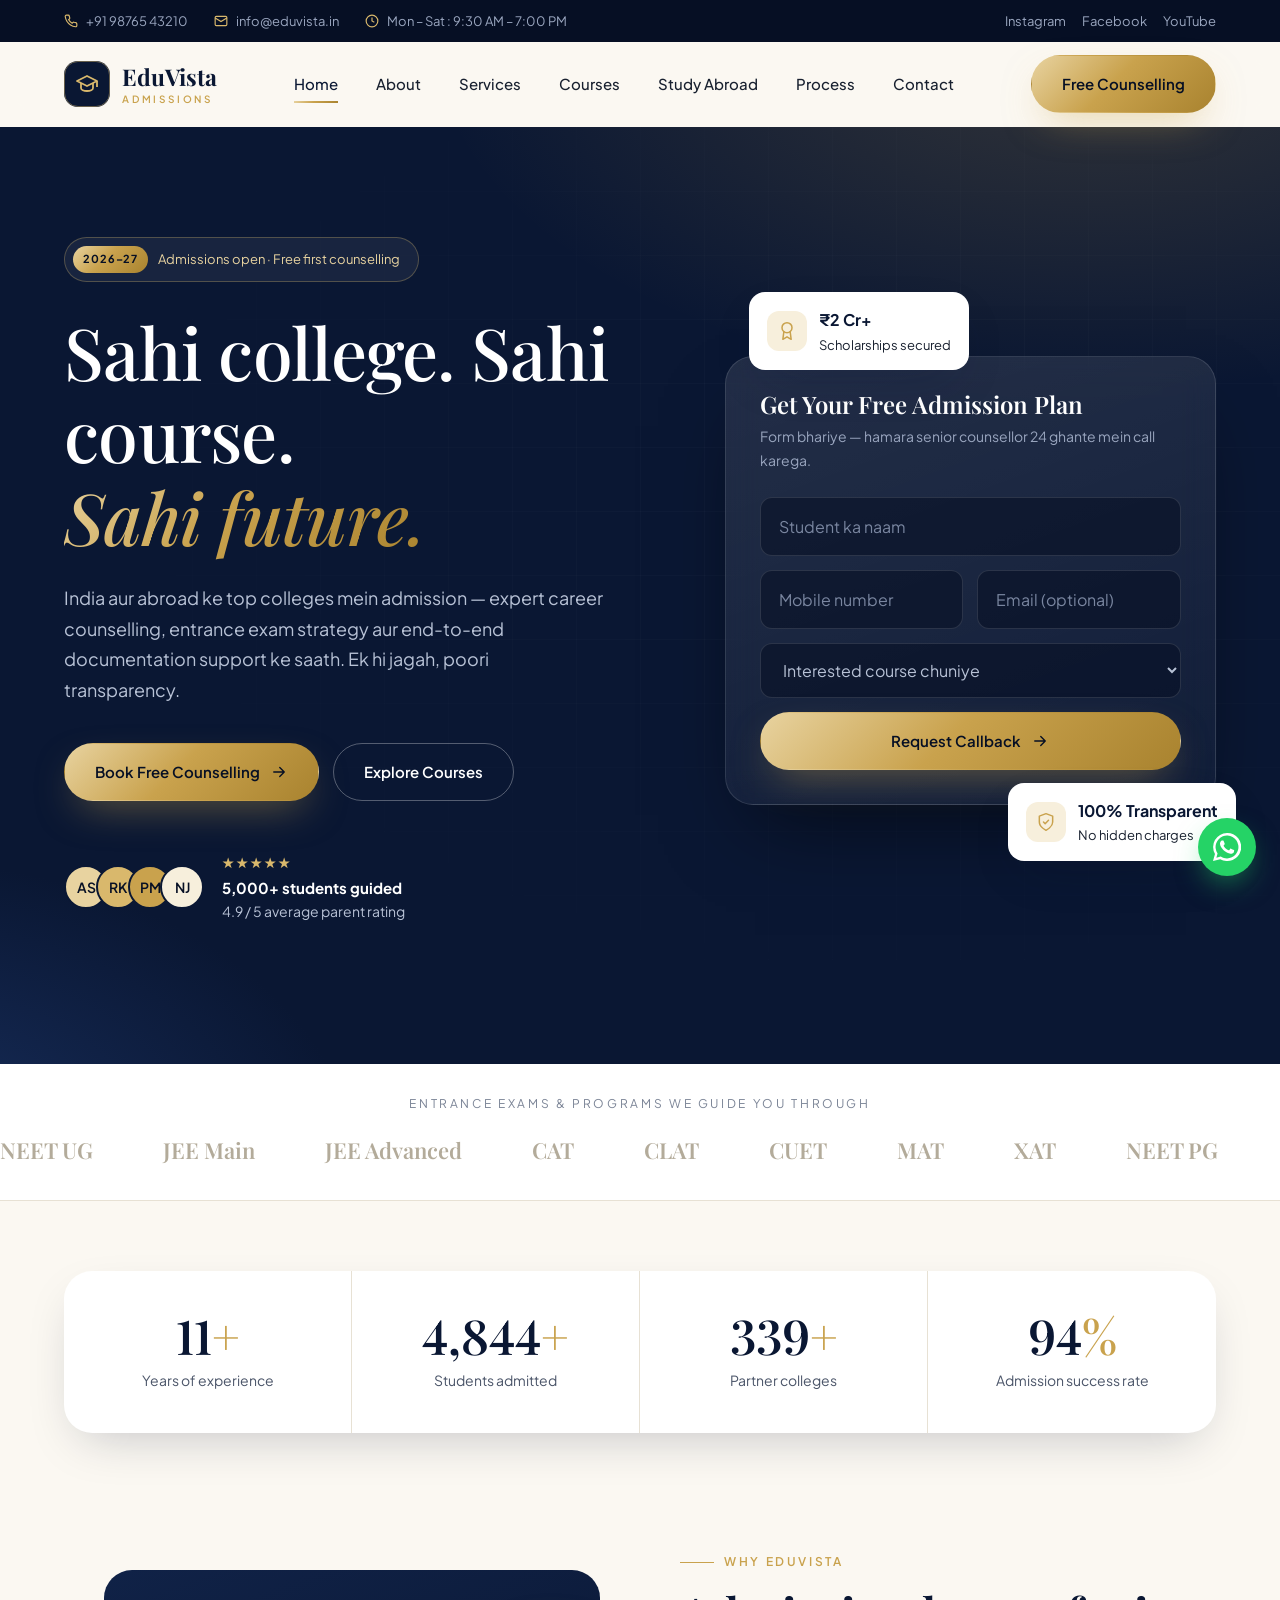
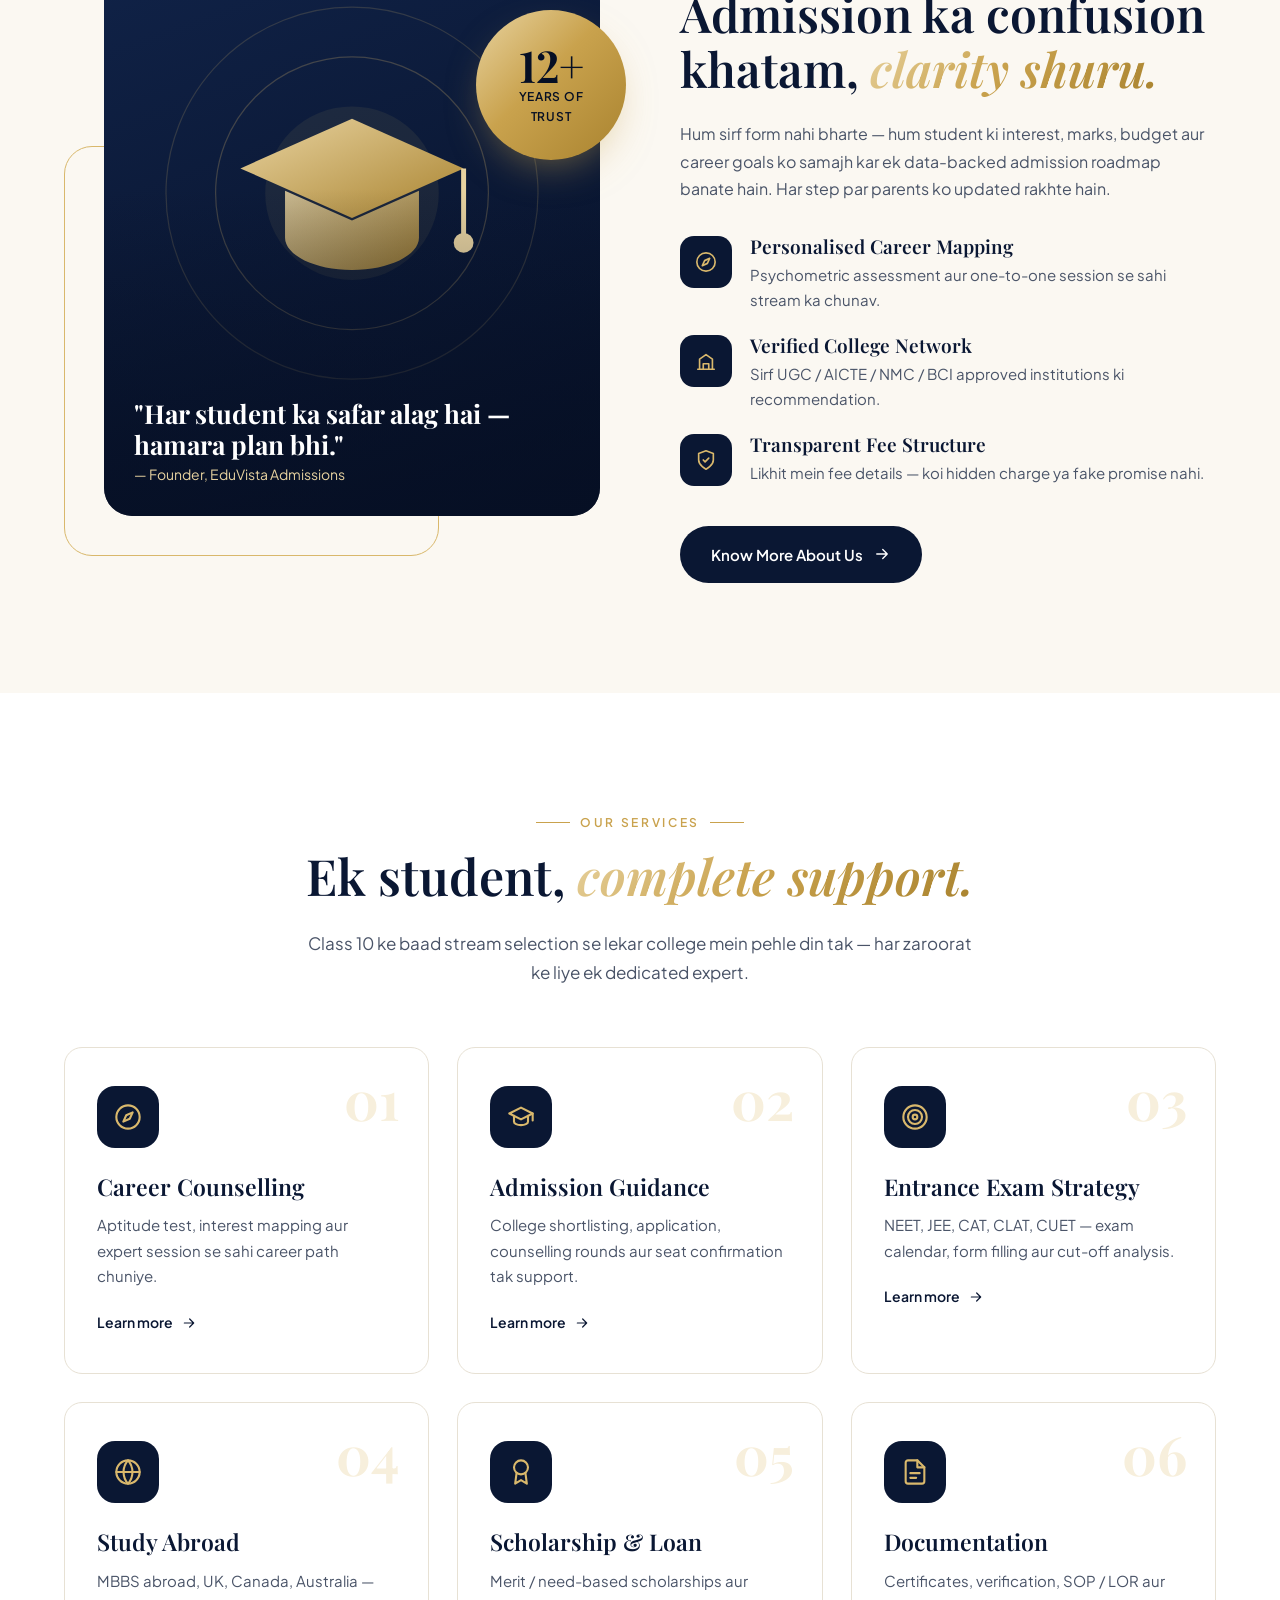
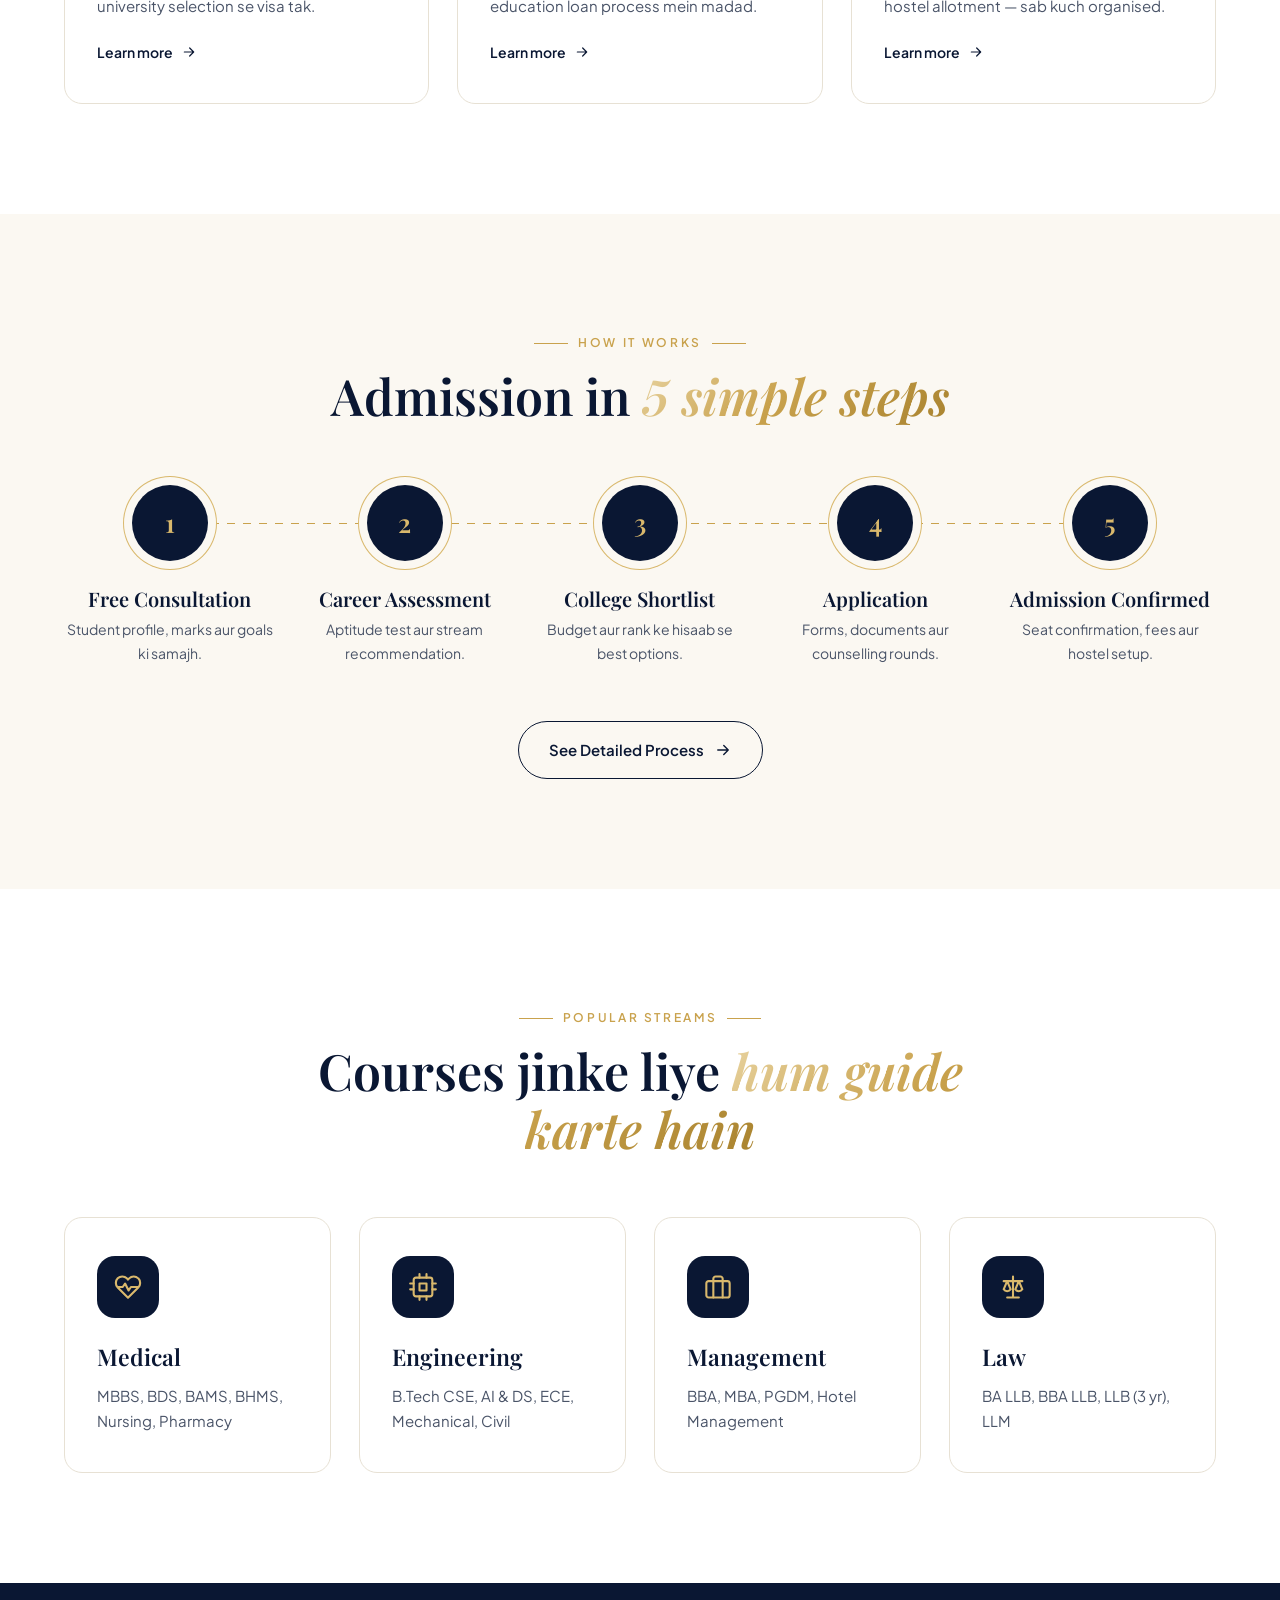
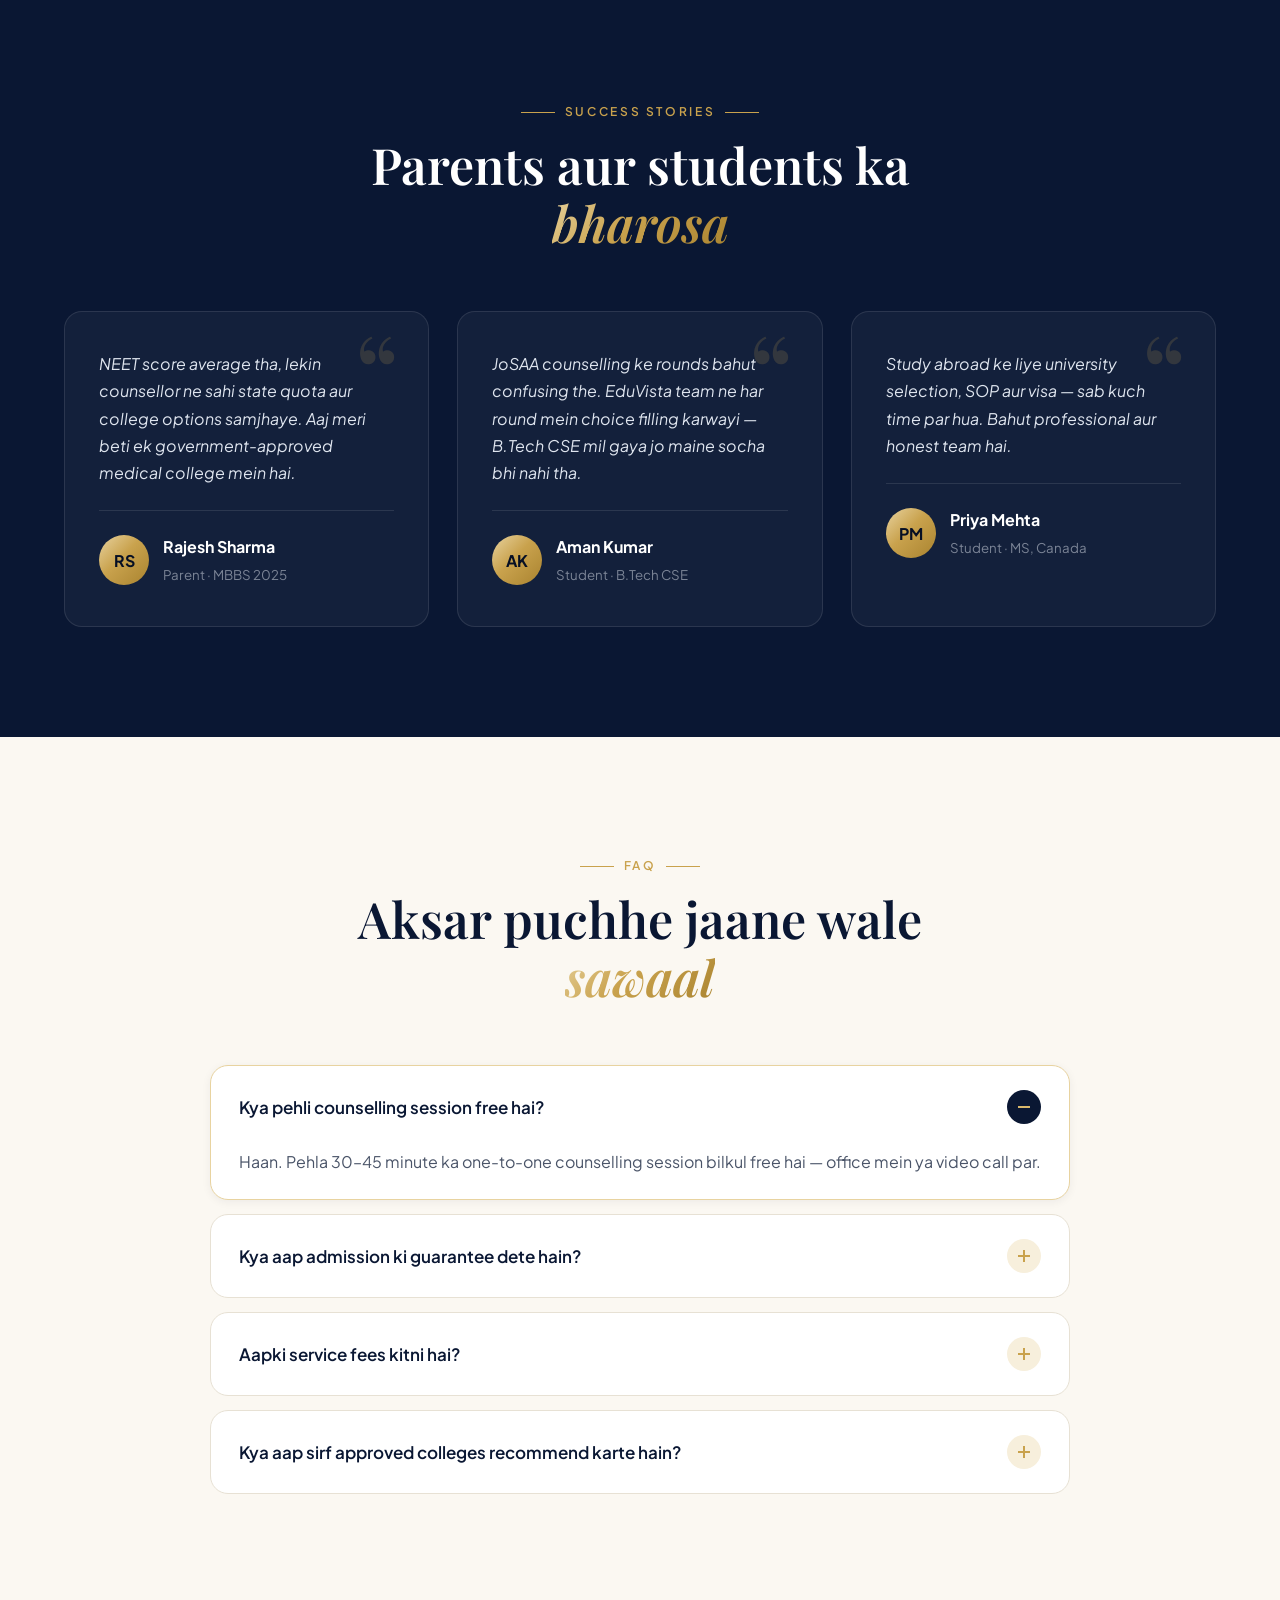
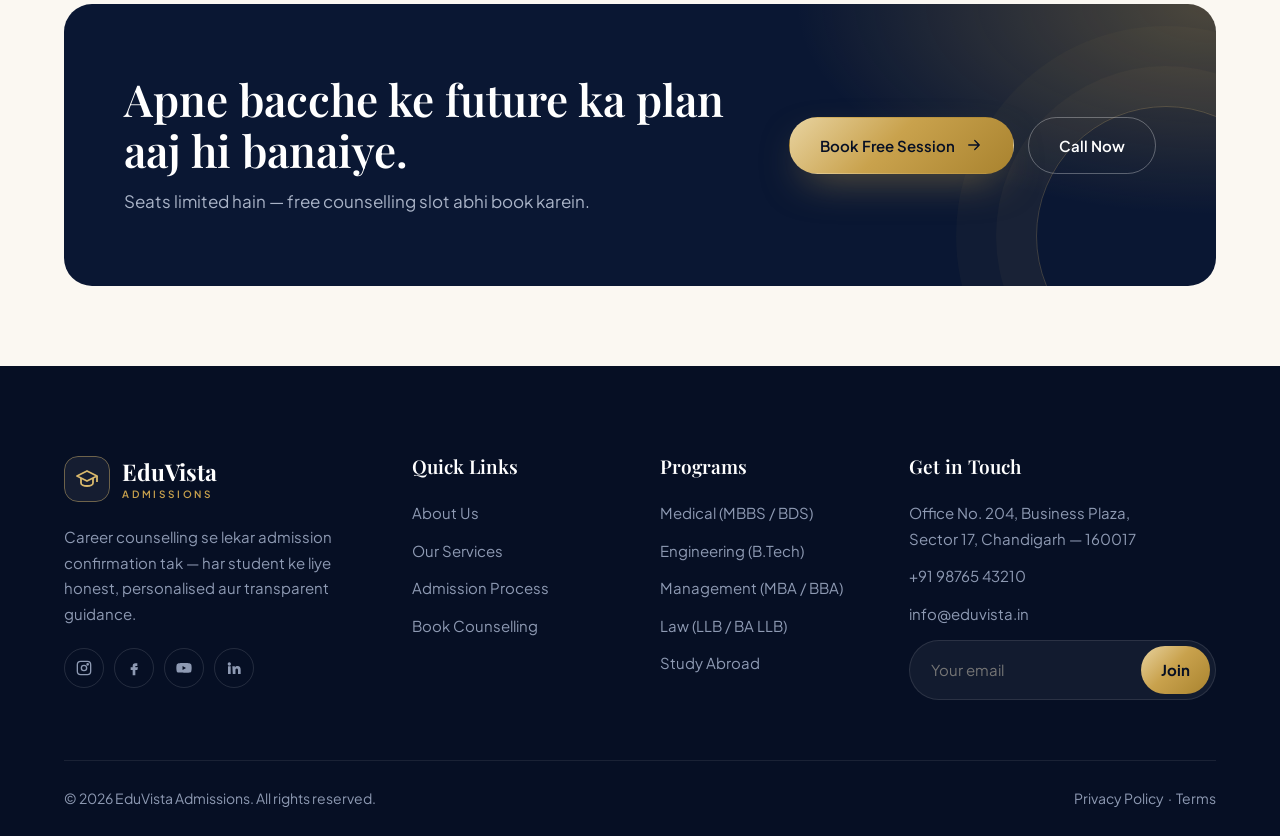
<file: index.html>
<!doctype html>
<html lang="en">
<head>
  <meta charset="utf-8">
  <meta name="viewport" content="width=device-width, initial-scale=1">
  <title>Education &amp; Admission Consultancy | EduVista Admissions</title>
  <meta name="description" content="EduVista Admissions — expert career counselling, college admission guidance, entrance exam strategy and study abroad support for students across India.">
  <meta name="theme-color" content="#0a1733">
  <link rel="icon" href="data:image/svg+xml,%3Csvg xmlns='http://www.w3.org/2000/svg' viewBox='0 0 64 64'%3E%3Crect width='64' height='64' rx='16' fill='%230a1733'/%3E%3Cpath d='M32 16 8 27l24 11 24-11zM18 32v9c0 4 6 8 14 8s14-4 14-8v-9' fill='none' stroke='%23d9b86c' stroke-width='4' stroke-linejoin='round'/%3E%3C/svg%3E">
  <link rel="preconnect" href="https://fonts.googleapis.com">
  <link rel="preconnect" href="https://fonts.gstatic.com" crossorigin>
  <link href="https://fonts.googleapis.com/css2?family=Playfair+Display:ital,wght@0,500;0,600;0,700;1,500;1,600&family=Plus+Jakarta+Sans:wght@400;500;600;700&display=swap" rel="stylesheet">
  <link rel="stylesheet" href="assets/css/style.css">
</head>
<body>

<div class="topbar">
  <div class="container">
    <div class="topbar__info">
      <a href="tel:+919876543210"><svg viewBox="0 0 24 24" fill="none" stroke="currentColor" stroke-width="2"><path d="M22 16.9v3a2 2 0 0 1-2.2 2 19.8 19.8 0 0 1-8.6-3.1 19.5 19.5 0 0 1-6-6A19.8 19.8 0 0 1 2.1 4.2 2 2 0 0 1 4.1 2h3a2 2 0 0 1 2 1.7c.1.9.4 1.8.7 2.7a2 2 0 0 1-.5 2.1L8 9.8a16 16 0 0 0 6 6l1.3-1.3a2 2 0 0 1 2.1-.4c.9.3 1.8.6 2.7.7a2 2 0 0 1 1.7 2z"/></svg>+91 98765 43210</a>
      <a href="mailto:info@eduvista.in"><svg viewBox="0 0 24 24" fill="none" stroke="currentColor" stroke-width="2"><rect x="2" y="4" width="20" height="16" rx="2"/><path d="m22 7-10 6L2 7"/></svg>info@eduvista.in</a>
      <span><svg viewBox="0 0 24 24" fill="none" stroke="currentColor" stroke-width="2"><circle cx="12" cy="12" r="10"/><path d="M12 6v6l4 2"/></svg>Mon – Sat : 9:30 AM – 7:00 PM</span>
    </div>
    <div class="topbar__social">
      <a href="#" aria-label="Instagram">Instagram</a>
      <a href="#" aria-label="Facebook">Facebook</a>
      <a href="#" aria-label="YouTube">YouTube</a>
    </div>
  </div>
</div>

<header class="header">
  <div class="container">
    <a href="index.html" class="logo" aria-label="EduVista Admissions home">
      <span class="logo__mark"><svg viewBox="0 0 24 24" fill="none" stroke="currentColor" stroke-width="1.8" stroke-linejoin="round"><path d="M12 4 2 9l10 5 10-5z"/><path d="M6 11v5c0 1.7 2.7 3 6 3s6-1.3 6-3v-5M22 9v6"/></svg></span>
      <span class="logo__text">EduVista<small>Admissions</small></span>
    </a>
    <nav class="nav" aria-label="Main">
      <a href="index.html">Home</a>
      <a href="about.html">About</a>
      <a href="services.html">Services</a>
      <a href="courses.html">Courses</a>
      <a href="study-abroad.html">Study Abroad</a>
      <a href="admission-process.html">Process</a>
      <a href="contact.html">Contact</a>
    </nav>
    <div class="header__cta">
      <a href="contact.html" class="btn btn--gold">Free Counselling</a>
      <button class="nav-toggle" aria-label="Menu" aria-expanded="false"><span></span></button>
    </div>
  </div>
</header>

<main>

<section class="hero">
  <div class="container">
    <div>
      <span class="hero__badge reveal"><b>2026–27</b> Admissions open · Free first counselling</span>
      <h1 class="reveal" data-delay="1">Sahi college. Sahi course.<br><span class="text-gold">Sahi future.</span></h1>
      <p class="hero__lead reveal" data-delay="2">India aur abroad ke top colleges mein admission — expert career counselling, entrance exam strategy aur end-to-end documentation support ke saath. Ek hi jagah, poori transparency.</p>
      <div class="hero__actions reveal" data-delay="3">
        <a href="contact.html" class="btn btn--gold">Book Free Counselling <svg viewBox="0 0 24 24" fill="none" stroke="currentColor" stroke-width="1.8" stroke-linecap="round" stroke-linejoin="round" aria-hidden="true"><path d="M5 12h14M13 6l6 6-6 6"/></svg></a>
        <a href="courses.html" class="btn btn--ghost">Explore Courses</a>
      </div>
      <div class="hero__trust reveal" data-delay="4">
        <div class="avatars">
          <span style="background:#e8d3a0">AS</span><span style="background:#d9b86c">RK</span><span style="background:#c9a24d">PM</span><span style="background:#f7efdc">NJ</span>
        </div>
        <p><span class="stars">★★★★★</span><strong>5,000+ students guided</strong>4.9 / 5 average parent rating</p>
      </div>
    </div>

    <div class="hero__visual reveal" data-delay="2">
      <div class="float-chip float-chip--a"><i><svg viewBox="0 0 24 24" fill="none" stroke="currentColor" stroke-width="1.8" stroke-linecap="round" stroke-linejoin="round" aria-hidden="true"><circle cx="12" cy="8" r="6"/><path d="M8.2 13 7 22l5-3 5 3-1.2-9"/></svg></i><div><strong>₹2 Cr+</strong>Scholarships secured</div></div>
      <div class="hero-card">
        <h3>Get Your Free Admission Plan</h3>
        <p>Form bhariye — hamara senior counsellor 24 ghante mein call karega.</p>
        <form action="send-enquiry.php" method="post" data-enquiry>
          <div class="form-grid">
            <div class="field full"><input name="name" placeholder="Student ka naam" required></div>
            <div class="field"><input name="phone" type="tel" placeholder="Mobile number" pattern="[0-9+ ]{10,15}" required></div>
            <div class="field"><input name="email" type="email" placeholder="Email (optional)"></div>
            <div class="field full">
              <select name="course" required>
                <option value="">Interested course chuniye</option>
                <option>Medical — MBBS / BDS / BAMS</option>
                <option>Engineering — B.Tech / M.Tech</option>
                <option>Management — BBA / MBA</option>
                <option>Law — LLB / BA LLB</option>
                <option>Nursing / Pharmacy / Paramedical</option>
                <option>Study Abroad</option>
                <option>Abhi decide nahi kiya</option>
              </select>
            </div>
            <input class="hp" name="website" tabindex="-1" autocomplete="off">
            <input type="hidden" name="source" value="Home page hero">
            <div class="full"><button type="submit" class="btn btn--gold btn--block">Request Callback <svg viewBox="0 0 24 24" fill="none" stroke="currentColor" stroke-width="1.8" stroke-linecap="round" stroke-linejoin="round" aria-hidden="true"><path d="M5 12h14M13 6l6 6-6 6"/></svg></button></div>
            <div class="form-status full" role="status"></div>
          </div>
        </form>
      </div>
      <div class="float-chip float-chip--b"><i><svg viewBox="0 0 24 24" fill="none" stroke="currentColor" stroke-width="1.8" stroke-linecap="round" stroke-linejoin="round" aria-hidden="true"><path d="M12 22s8-4 8-10V5l-8-3-8 3v7c0 6 8 10 8 10z"/><path d="m9 12 2 2 4-4"/></svg></i><div><strong>100% Transparent</strong>No hidden charges</div></div>
    </div>
  </div>
</section>

<div class="marquee" aria-label="Exams and programs we guide for">
  <div class="marquee__label">Entrance exams & programs we guide you through</div>
  <div class="marquee__track">
    <span>NEET UG</span><span>JEE Main</span><span>JEE Advanced</span><span>CAT</span><span>CLAT</span><span>CUET</span><span>MAT</span><span>XAT</span><span>NEET PG</span><span>GATE</span><span>IELTS</span><span>GRE</span>
    <span>NEET UG</span><span>JEE Main</span><span>JEE Advanced</span><span>CAT</span><span>CLAT</span><span>CUET</span><span>MAT</span><span>XAT</span><span>NEET PG</span><span>GATE</span><span>IELTS</span><span>GRE</span>
  </div>
</div>

<div class="container">
  <div class="stats stats--lift reveal" style="margin-top:70px">
    <div class="stat"><div class="stat__num"><span data-count="12">12</span><em>+</em></div><p>Years of experience</p></div>
    <div class="stat"><div class="stat__num"><span data-count="5000">5,000</span><em>+</em></div><p>Students admitted</p></div>
    <div class="stat"><div class="stat__num"><span data-count="350">350</span><em>+</em></div><p>Partner colleges</p></div>
    <div class="stat"><div class="stat__num"><span data-count="98">98</span><em>%</em></div><p>Admission success rate</p></div>
  </div>
</div>

<section class="section">
  <div class="container split">
    <div class="art-wrap reveal">
      <div class="art">
        <svg class="art__img" viewBox="0 0 400 440" preserveAspectRatio="xMidYMid slice" aria-hidden="true">
          <defs><linearGradient id="g1" x1="0" y1="0" x2="1" y2="1"><stop offset="0" stop-color="#e8d3a0"/><stop offset="1" stop-color="#a9832f"/></linearGradient></defs>
          <circle cx="200" cy="180" r="150" fill="none" stroke="#d9b86c" stroke-opacity=".18"/>
          <circle cx="200" cy="180" r="110" fill="none" stroke="#d9b86c" stroke-opacity=".25"/>
          <circle cx="200" cy="180" r="70" fill="#d9b86c" fill-opacity=".08"/>
          <path d="M200 120 110 160l90 40 90-40z" fill="url(#g1)"/>
          <path d="M146 178v38c0 14 24 26 54 26s54-12 54-26v-38l-54 24z" fill="url(#g1)" opacity=".85"/>
          <path d="M290 160v54" stroke="#e8d3a0" stroke-width="4"/><circle cx="290" cy="220" r="8" fill="#e8d3a0"/>
        </svg>
        <div class="art__caption">
          <strong>"Har student ka safar alag hai — hamara plan bhi."</strong>
          <span>— Founder, EduVista Admissions</span>
        </div>
      </div>
      <div class="exp-badge"><strong>12+</strong><span>Years of<br>Trust</span></div>
    </div>
    <div class="reveal" data-delay="1">
      <span class="eyebrow">Why EduVista</span>
      <h2 style="font-size:clamp(32px,4vw,48px)">Admission ka confusion khatam, <span class="text-gold">clarity shuru.</span></h2>
      <p>Hum sirf form nahi bharte — hum student ki interest, marks, budget aur career goals ko samajh kar ek data-backed admission roadmap banate hain. Har step par parents ko updated rakhte hain.</p>
      <div class="feature-list">
        <div class="feature"><div class="icon"><svg viewBox="0 0 24 24" fill="none" stroke="currentColor" stroke-width="1.8" stroke-linecap="round" stroke-linejoin="round" aria-hidden="true"><circle cx="12" cy="12" r="10"/><path d="m16 8-2.5 5.5L8 16l2.5-5.5z"/></svg></div><div><h4>Personalised Career Mapping</h4><p>Psychometric assessment aur one-to-one session se sahi stream ka chunav.</p></div></div>
        <div class="feature"><div class="icon"><svg viewBox="0 0 24 24" fill="none" stroke="currentColor" stroke-width="1.8" stroke-linecap="round" stroke-linejoin="round" aria-hidden="true"><path d="M3 21h18M5 21V10l7-5 7 5v11M9 21v-6h6v6"/></svg></div><div><h4>Verified College Network</h4><p>Sirf UGC / AICTE / NMC / BCI approved institutions ki recommendation.</p></div></div>
        <div class="feature"><div class="icon"><svg viewBox="0 0 24 24" fill="none" stroke="currentColor" stroke-width="1.8" stroke-linecap="round" stroke-linejoin="round" aria-hidden="true"><path d="M12 22s8-4 8-10V5l-8-3-8 3v7c0 6 8 10 8 10z"/><path d="m9 12 2 2 4-4"/></svg></div><div><h4>Transparent Fee Structure</h4><p>Likhit mein fee details — koi hidden charge ya fake promise nahi.</p></div></div>
      </div>
      <a href="about.html" class="btn btn--navy">Know More About Us <svg viewBox="0 0 24 24" fill="none" stroke="currentColor" stroke-width="1.8" stroke-linecap="round" stroke-linejoin="round" aria-hidden="true"><path d="M5 12h14M13 6l6 6-6 6"/></svg></a>
    </div>
  </div>
</section>

<section class="section section--paper">
  <div class="container">
    <div class="section-head center reveal">
      <span class="eyebrow">Our Services</span>
      <h2>Ek student, <span class="text-gold">complete support.</span></h2>
      <p>Class 10 ke baad stream selection se lekar college mein pehle din tak — har zaroorat ke liye ek dedicated expert.</p>
    </div>
    <div class="grid grid--3">
      <a href="services.html" class="card reveal"><span class="card__num">01</span><div class="icon"><svg viewBox="0 0 24 24" fill="none" stroke="currentColor" stroke-width="1.8" stroke-linecap="round" stroke-linejoin="round" aria-hidden="true"><circle cx="12" cy="12" r="10"/><path d="m16 8-2.5 5.5L8 16l2.5-5.5z"/></svg></div><h3>Career Counselling</h3><p>Aptitude test, interest mapping aur expert session se sahi career path chuniye.</p><span class="card__link">Learn more <svg viewBox="0 0 24 24" fill="none" stroke="currentColor" stroke-width="1.8" stroke-linecap="round" stroke-linejoin="round" aria-hidden="true"><path d="M5 12h14M13 6l6 6-6 6"/></svg></span></a>
      <a href="services.html" class="card reveal" data-delay="1"><span class="card__num">02</span><div class="icon"><svg viewBox="0 0 24 24" fill="none" stroke="currentColor" stroke-width="1.8" stroke-linecap="round" stroke-linejoin="round" aria-hidden="true"><path d="M12 4 2 9l10 5 10-5z"/><path d="M6 11v5c0 1.7 2.7 3 6 3s6-1.3 6-3v-5M22 9v6"/></svg></div><h3>Admission Guidance</h3><p>College shortlisting, application, counselling rounds aur seat confirmation tak support.</p><span class="card__link">Learn more <svg viewBox="0 0 24 24" fill="none" stroke="currentColor" stroke-width="1.8" stroke-linecap="round" stroke-linejoin="round" aria-hidden="true"><path d="M5 12h14M13 6l6 6-6 6"/></svg></span></a>
      <a href="services.html" class="card reveal" data-delay="2"><span class="card__num">03</span><div class="icon"><svg viewBox="0 0 24 24" fill="none" stroke="currentColor" stroke-width="1.8" stroke-linecap="round" stroke-linejoin="round" aria-hidden="true"><circle cx="12" cy="12" r="10"/><circle cx="12" cy="12" r="6"/><circle cx="12" cy="12" r="2"/></svg></div><h3>Entrance Exam Strategy</h3><p>NEET, JEE, CAT, CLAT, CUET — exam calendar, form filling aur cut-off analysis.</p><span class="card__link">Learn more <svg viewBox="0 0 24 24" fill="none" stroke="currentColor" stroke-width="1.8" stroke-linecap="round" stroke-linejoin="round" aria-hidden="true"><path d="M5 12h14M13 6l6 6-6 6"/></svg></span></a>
      <a href="study-abroad.html" class="card reveal"><span class="card__num">04</span><div class="icon"><svg viewBox="0 0 24 24" fill="none" stroke="currentColor" stroke-width="1.8" stroke-linecap="round" stroke-linejoin="round" aria-hidden="true"><circle cx="12" cy="12" r="10"/><path d="M2 12h20M12 2a15 15 0 0 1 0 20M12 2a15 15 0 0 0 0 20"/></svg></div><h3>Study Abroad</h3><p>MBBS abroad, UK, Canada, Australia — university selection se visa tak.</p><span class="card__link">Learn more <svg viewBox="0 0 24 24" fill="none" stroke="currentColor" stroke-width="1.8" stroke-linecap="round" stroke-linejoin="round" aria-hidden="true"><path d="M5 12h14M13 6l6 6-6 6"/></svg></span></a>
      <a href="services.html" class="card reveal" data-delay="1"><span class="card__num">05</span><div class="icon"><svg viewBox="0 0 24 24" fill="none" stroke="currentColor" stroke-width="1.8" stroke-linecap="round" stroke-linejoin="round" aria-hidden="true"><circle cx="12" cy="8" r="6"/><path d="M8.2 13 7 22l5-3 5 3-1.2-9"/></svg></div><h3>Scholarship & Loan</h3><p>Merit / need-based scholarships aur education loan process mein madad.</p><span class="card__link">Learn more <svg viewBox="0 0 24 24" fill="none" stroke="currentColor" stroke-width="1.8" stroke-linecap="round" stroke-linejoin="round" aria-hidden="true"><path d="M5 12h14M13 6l6 6-6 6"/></svg></span></a>
      <a href="services.html" class="card reveal" data-delay="2"><span class="card__num">06</span><div class="icon"><svg viewBox="0 0 24 24" fill="none" stroke="currentColor" stroke-width="1.8" stroke-linecap="round" stroke-linejoin="round" aria-hidden="true"><path d="M14 2H6a2 2 0 0 0-2 2v16a2 2 0 0 0 2 2h12a2 2 0 0 0 2-2V8z"/><path d="M14 2v6h6M8 13h8M8 17h5"/></svg></div><h3>Documentation</h3><p>Certificates, verification, SOP / LOR aur hostel allotment — sab kuch organised.</p><span class="card__link">Learn more <svg viewBox="0 0 24 24" fill="none" stroke="currentColor" stroke-width="1.8" stroke-linecap="round" stroke-linejoin="round" aria-hidden="true"><path d="M5 12h14M13 6l6 6-6 6"/></svg></span></a>
    </div>
  </div>
</section>

<section class="section">
  <div class="container">
    <div class="section-head center reveal">
      <span class="eyebrow">How It Works</span>
      <h2>Admission in <span class="text-gold">5 simple steps</span></h2>
    </div>
    <div class="process">
      <div class="step reveal"><div class="step__dot">1</div><h4>Free Consultation</h4><p>Student profile, marks aur goals ki samajh.</p></div>
      <div class="step reveal" data-delay="1"><div class="step__dot">2</div><h4>Career Assessment</h4><p>Aptitude test aur stream recommendation.</p></div>
      <div class="step reveal" data-delay="2"><div class="step__dot">3</div><h4>College Shortlist</h4><p>Budget aur rank ke hisaab se best options.</p></div>
      <div class="step reveal" data-delay="3"><div class="step__dot">4</div><h4>Application</h4><p>Forms, documents aur counselling rounds.</p></div>
      <div class="step reveal" data-delay="4"><div class="step__dot">5</div><h4>Admission Confirmed</h4><p>Seat confirmation, fees aur hostel setup.</p></div>
    </div>
    <div class="center reveal" style="margin-top:56px"><a href="admission-process.html" class="btn btn--outline">See Detailed Process <svg viewBox="0 0 24 24" fill="none" stroke="currentColor" stroke-width="1.8" stroke-linecap="round" stroke-linejoin="round" aria-hidden="true"><path d="M5 12h14M13 6l6 6-6 6"/></svg></a></div>
  </div>
</section>

<section class="section section--paper">
  <div class="container">
    <div class="section-head center reveal">
      <span class="eyebrow">Popular Streams</span>
      <h2>Courses jinke liye <span class="text-gold">hum guide karte hain</span></h2>
    </div>
    <div class="grid grid--4">
      <a href="courses.html" class="card reveal"><div class="icon"><svg viewBox="0 0 24 24" fill="none" stroke="currentColor" stroke-width="1.8" stroke-linecap="round" stroke-linejoin="round" aria-hidden="true"><path d="M20.8 4.6a5.5 5.5 0 0 0-7.8 0L12 5.7l-1-1.1a5.5 5.5 0 0 0-7.8 7.8L12 21.2l8.8-8.8a5.5 5.5 0 0 0 0-7.8z"/><path d="M3.5 12h4l2-3 3 6 2-3h6"/></svg></div><h3>Medical</h3><p>MBBS, BDS, BAMS, BHMS, Nursing, Pharmacy</p></a>
      <a href="courses.html" class="card reveal" data-delay="1"><div class="icon"><svg viewBox="0 0 24 24" fill="none" stroke="currentColor" stroke-width="1.8" stroke-linecap="round" stroke-linejoin="round" aria-hidden="true"><rect x="4" y="4" width="16" height="16" rx="2"/><rect x="9" y="9" width="6" height="6"/><path d="M9 1v3M15 1v3M9 20v3M15 20v3M20 9h3M20 14h3M1 9h3M1 14h3"/></svg></div><h3>Engineering</h3><p>B.Tech CSE, AI & DS, ECE, Mechanical, Civil</p></a>
      <a href="courses.html" class="card reveal" data-delay="2"><div class="icon"><svg viewBox="0 0 24 24" fill="none" stroke="currentColor" stroke-width="1.8" stroke-linecap="round" stroke-linejoin="round" aria-hidden="true"><rect x="2" y="7" width="20" height="14" rx="2"/><path d="M16 21V5a2 2 0 0 0-2-2h-4a2 2 0 0 0-2 2v16"/></svg></div><h3>Management</h3><p>BBA, MBA, PGDM, Hotel Management</p></a>
      <a href="courses.html" class="card reveal" data-delay="3"><div class="icon"><svg viewBox="0 0 24 24" fill="none" stroke="currentColor" stroke-width="1.8" stroke-linecap="round" stroke-linejoin="round" aria-hidden="true"><path d="M12 3v18M7 21h10M4 7h16M7 7l-3 7a3.5 3.5 0 0 0 6 0zM17 7l-3 7a3.5 3.5 0 0 0 6 0z"/></svg></div><h3>Law</h3><p>BA LLB, BBA LLB, LLB (3 yr), LLM</p></a>
    </div>
  </div>
</section>

<section class="section section--dark">
  <div class="container">
    <div class="section-head center reveal">
      <span class="eyebrow">Success Stories</span>
      <h2>Parents aur students ka <span class="text-gold">bharosa</span></h2>
    </div>
    <div class="grid grid--3">
      <div class="quote reveal"><p>NEET score average tha, lekin counsellor ne sahi state quota aur college options samjhaye. Aaj meri beti ek government-approved medical college mein hai.</p><div class="quote__who"><span>RS</span><div><strong>Rajesh Sharma</strong><small>Parent · MBBS 2025</small></div></div></div>
      <div class="quote reveal" data-delay="1"><p>JoSAA counselling ke rounds bahut confusing the. EduVista team ne har round mein choice filling karwayi — B.Tech CSE mil gaya jo maine socha bhi nahi tha.</p><div class="quote__who"><span>AK</span><div><strong>Aman Kumar</strong><small>Student · B.Tech CSE</small></div></div></div>
      <div class="quote reveal" data-delay="2"><p>Study abroad ke liye university selection, SOP aur visa — sab kuch time par hua. Bahut professional aur honest team hai.</p><div class="quote__who"><span>PM</span><div><strong>Priya Mehta</strong><small>Student · MS, Canada</small></div></div></div>
    </div>
  </div>
</section>

<section class="section">
  <div class="container">
    <div class="section-head center reveal">
      <span class="eyebrow">FAQ</span>
      <h2>Aksar puchhe jaane wale <span class="text-gold">sawaal</span></h2>
    </div>
    <div class="faq reveal">
      <div class="faq__item open"><button class="faq__q" aria-expanded="true">Kya pehli counselling session free hai?<i></i></button><div class="faq__a"><div><p>Haan. Pehla 30–45 minute ka one-to-one counselling session bilkul free hai — office mein ya video call par.</p></div></div></div>
      <div class="faq__item"><button class="faq__q" aria-expanded="false">Kya aap admission ki guarantee dete hain?<i></i></button><div class="faq__a"><div><p>Hum koi fake guarantee nahi dete. Hum aapke rank, marks aur budget ke hisaab se realistic aur safe options chunte hain, jisse admission ke chances sabse zyada hote hain.</p></div></div></div>
      <div class="faq__item"><button class="faq__q" aria-expanded="false">Aapki service fees kitni hai?<i></i></button><div class="faq__a"><div><p>Fees course aur service package par depend karti hai. Counselling ke baad aapko likhit mein poora breakdown diya jata hai — koi hidden charge nahi.</p></div></div></div>
      <div class="faq__item"><button class="faq__q" aria-expanded="false">Kya aap sirf approved colleges recommend karte hain?<i></i></button><div class="faq__a"><div><p>Haan, hum sirf UGC, AICTE, NMC, BCI, INC ya relevant regulatory body se approved institutions hi suggest karte hain.</p></div></div></div>
    </div>
  </div>
</section>

<section class="section--tight" style="padding-top:0">
  <div class="container">
    <div class="cta reveal">
      <div><h2>Apne bacche ke future ka plan aaj hi banaiye.</h2><p>Seats limited hain — free counselling slot abhi book karein.</p></div>
      <div class="cta__actions"><a href="contact.html" class="btn btn--gold">Book Free Session <svg viewBox="0 0 24 24" fill="none" stroke="currentColor" stroke-width="1.8" stroke-linecap="round" stroke-linejoin="round" aria-hidden="true"><path d="M5 12h14M13 6l6 6-6 6"/></svg></a><a href="tel:+919876543210" class="btn btn--ghost">Call Now</a></div>
    </div>
  </div>
</section>

</main>

<footer class="footer">
  <div class="container">
    <div class="footer__grid">
      <div>
        <a href="index.html" class="logo">
          <span class="logo__mark"><svg viewBox="0 0 24 24" fill="none" stroke="currentColor" stroke-width="1.8" stroke-linejoin="round"><path d="M12 4 2 9l10 5 10-5z"/><path d="M6 11v5c0 1.7 2.7 3 6 3s6-1.3 6-3v-5M22 9v6"/></svg></span>
          <span class="logo__text">EduVista<small>Admissions</small></span>
        </a>
        <p>Career counselling se lekar admission confirmation tak — har student ke liye honest, personalised aur transparent guidance.</p>
        <div class="socials">
          <a href="#" aria-label="Instagram"><svg viewBox="0 0 24 24" fill="none" stroke="currentColor" stroke-width="2"><rect x="2" y="2" width="20" height="20" rx="5"/><circle cx="12" cy="12" r="4"/><circle cx="17.5" cy="6.5" r="1" fill="currentColor"/></svg></a>
          <a href="#" aria-label="Facebook"><svg viewBox="0 0 24 24" fill="currentColor"><path d="M14 9h3V5h-3c-2.8 0-4 1.8-4 4.5V11H7v4h3v8h4v-8h3l1-4h-4V9.5c0-.4.3-.5.5-.5z"/></svg></a>
          <a href="#" aria-label="YouTube"><svg viewBox="0 0 24 24" fill="currentColor"><path d="M23 7.2a3 3 0 0 0-2.1-2.1C19 4.6 12 4.6 12 4.6s-7 0-8.9.5A3 3 0 0 0 1 7.2 31 31 0 0 0 .5 12a31 31 0 0 0 .5 4.8 3 3 0 0 0 2.1 2.1c1.9.5 8.9.5 8.9.5s7 0 8.9-.5a3 3 0 0 0 2.1-2.1 31 31 0 0 0 .5-4.8 31 31 0 0 0-.5-4.8zM9.8 15V9l5.2 3z"/></svg></a>
          <a href="#" aria-label="LinkedIn"><svg viewBox="0 0 24 24" fill="currentColor"><path d="M4.98 3.5a2.5 2.5 0 1 1 0 5 2.5 2.5 0 0 1 0-5zM3 9.5h4V21H3zM9.5 9.5h3.8v1.6h.1c.5-1 1.8-2 3.8-2 4 0 4.8 2.6 4.8 6V21h-4v-5.2c0-1.3 0-2.9-1.8-2.9s-2 1.4-2 2.8V21h-4z"/></svg></a>
        </div>
      </div>
      <div>
        <h4>Quick Links</h4>
        <ul>
          <li><a href="about.html">About Us</a></li>
          <li><a href="services.html">Our Services</a></li>
          <li><a href="admission-process.html">Admission Process</a></li>
          <li><a href="contact.html">Book Counselling</a></li>
        </ul>
      </div>
      <div>
        <h4>Programs</h4>
        <ul>
          <li><a href="courses.html">Medical (MBBS / BDS)</a></li>
          <li><a href="courses.html">Engineering (B.Tech)</a></li>
          <li><a href="courses.html">Management (MBA / BBA)</a></li>
          <li><a href="courses.html">Law (LLB / BA LLB)</a></li>
          <li><a href="study-abroad.html">Study Abroad</a></li>
        </ul>
      </div>
      <div>
        <h4>Get in Touch</h4>
        <ul>
          <li>Office No. 204, Business Plaza,<br>Sector 17, Chandigarh — 160017</li>
          <li><a href="tel:+919876543210">+91 98765 43210</a></li>
          <li><a href="mailto:info@eduvista.in">info@eduvista.in</a></li>
        </ul>
        <form class="newsletter" onsubmit="this.querySelector('button').textContent='Subscribed ✓';this.reset();return false;">
          <input type="email" placeholder="Your email" required aria-label="Email">
          <button type="submit">Join</button>
        </form>
      </div>
    </div>
    <div class="footer__bottom">
      <span>© <span data-year>2026</span> EduVista Admissions. All rights reserved.</span>
      <span><a href="#">Privacy Policy</a> &nbsp;·&nbsp; <a href="#">Terms</a></span>
    </div>
  </div>
</footer>

<a href="https://wa.me/919876543210?text=Hello%2C%20I%20need%20admission%20guidance" class="wa-float" target="_blank" rel="noopener" aria-label="WhatsApp">
  <svg viewBox="0 0 24 24" fill="currentColor"><path d="M17.5 14.4c-.3-.1-1.8-.9-2-1-.3-.1-.5-.1-.7.1l-.9 1.2c-.2.2-.3.2-.6.1-.3-.1-1.3-.5-2.4-1.5-.9-.8-1.5-1.8-1.7-2.1-.2-.3 0-.5.1-.6l.4-.5.3-.5v-.5l-.9-2.2c-.2-.6-.5-.5-.7-.5h-.6c-.2 0-.5.1-.8.4-.3.3-1 1-1 2.5s1.1 2.9 1.2 3.1c.1.2 2.1 3.2 5.1 4.5 2.5 1 3 .8 3.6.8.6-.1 1.8-.7 2-1.5.3-.7.3-1.3.2-1.5-.1-.1-.3-.2-.6-.3zM12 21.8c-1.8 0-3.5-.5-5-1.4l-.4-.2-3.7 1 1-3.6-.2-.4A9.8 9.8 0 1 1 12 21.8zM12 0a12 12 0 0 0-10.3 18L0 24l6.2-1.6A12 12 0 1 0 12 0z"/></svg>
</a>
<button class="to-top" aria-label="Back to top"><svg viewBox="0 0 24 24" fill="none" stroke="currentColor" stroke-width="2.4"><path d="m18 15-6-6-6 6"/></svg></button>

<script src="assets/js/main.js"></script>
</body>
</html>
</file>
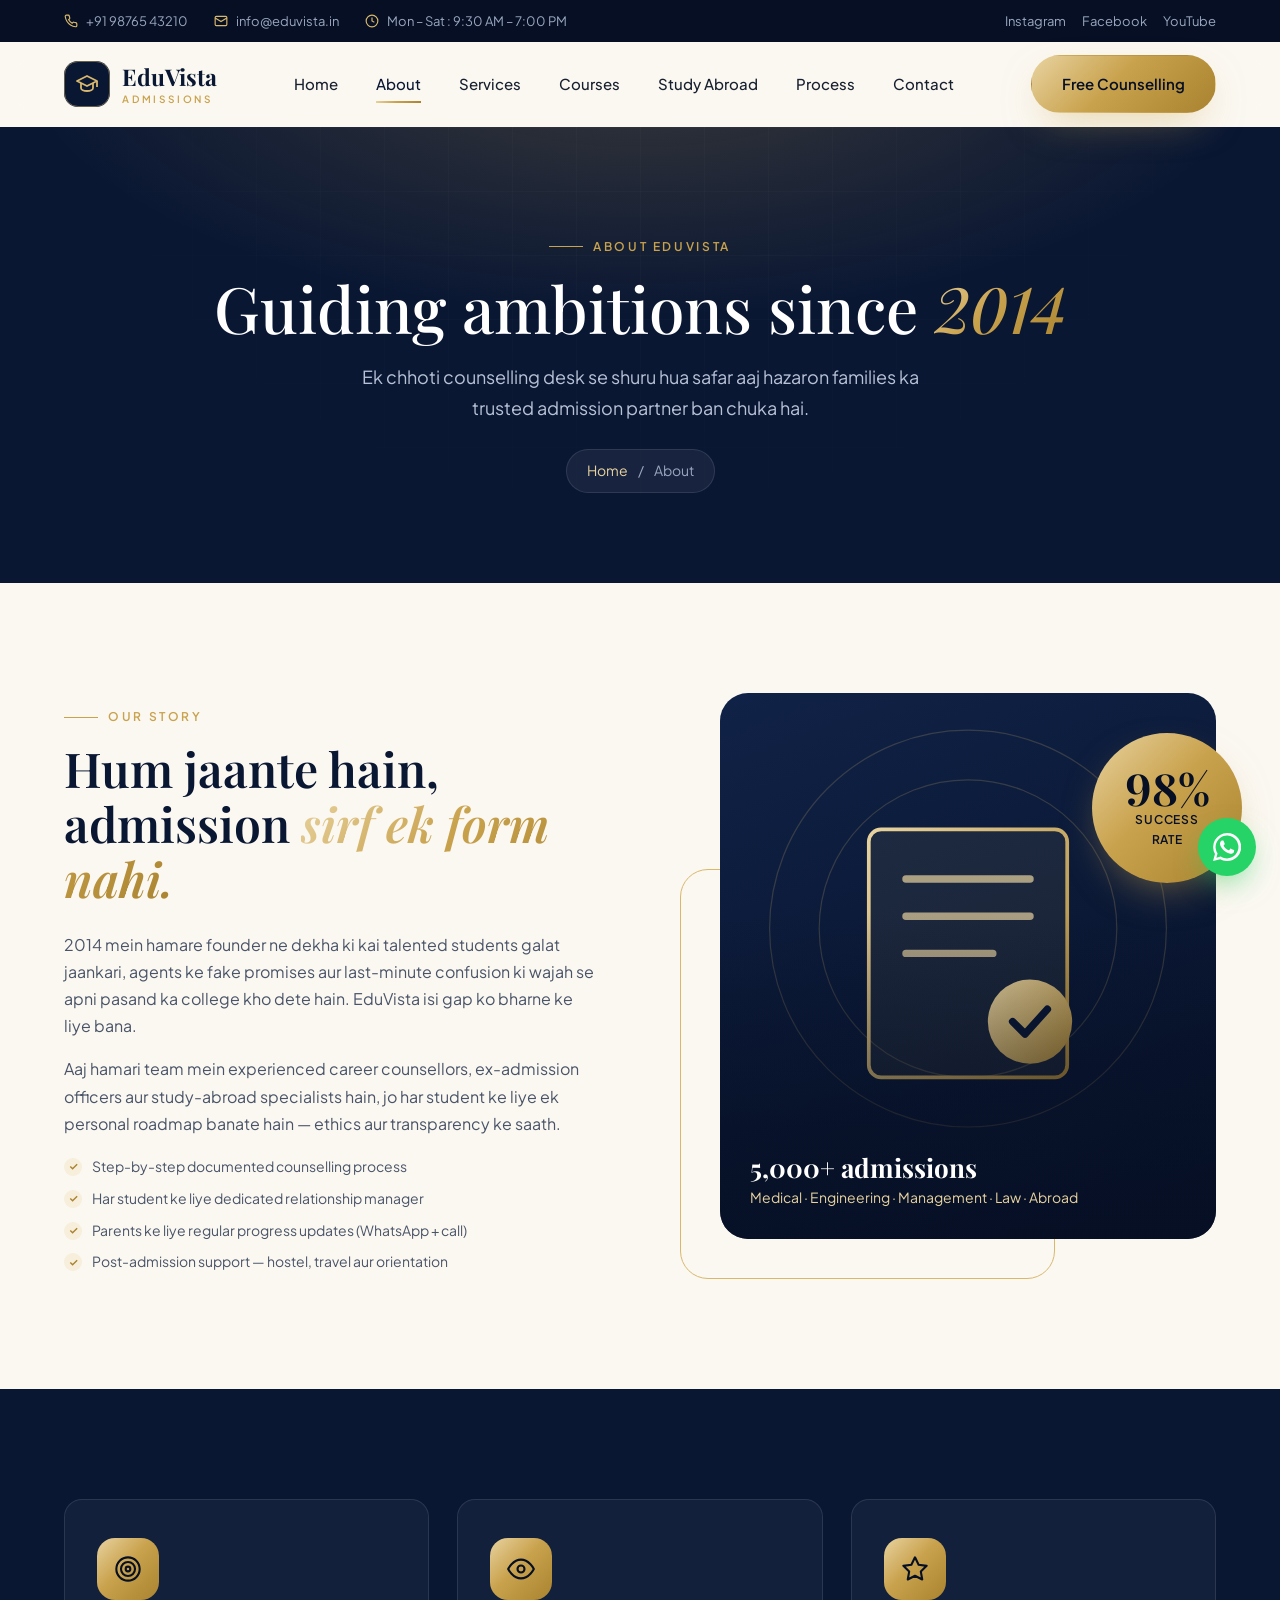
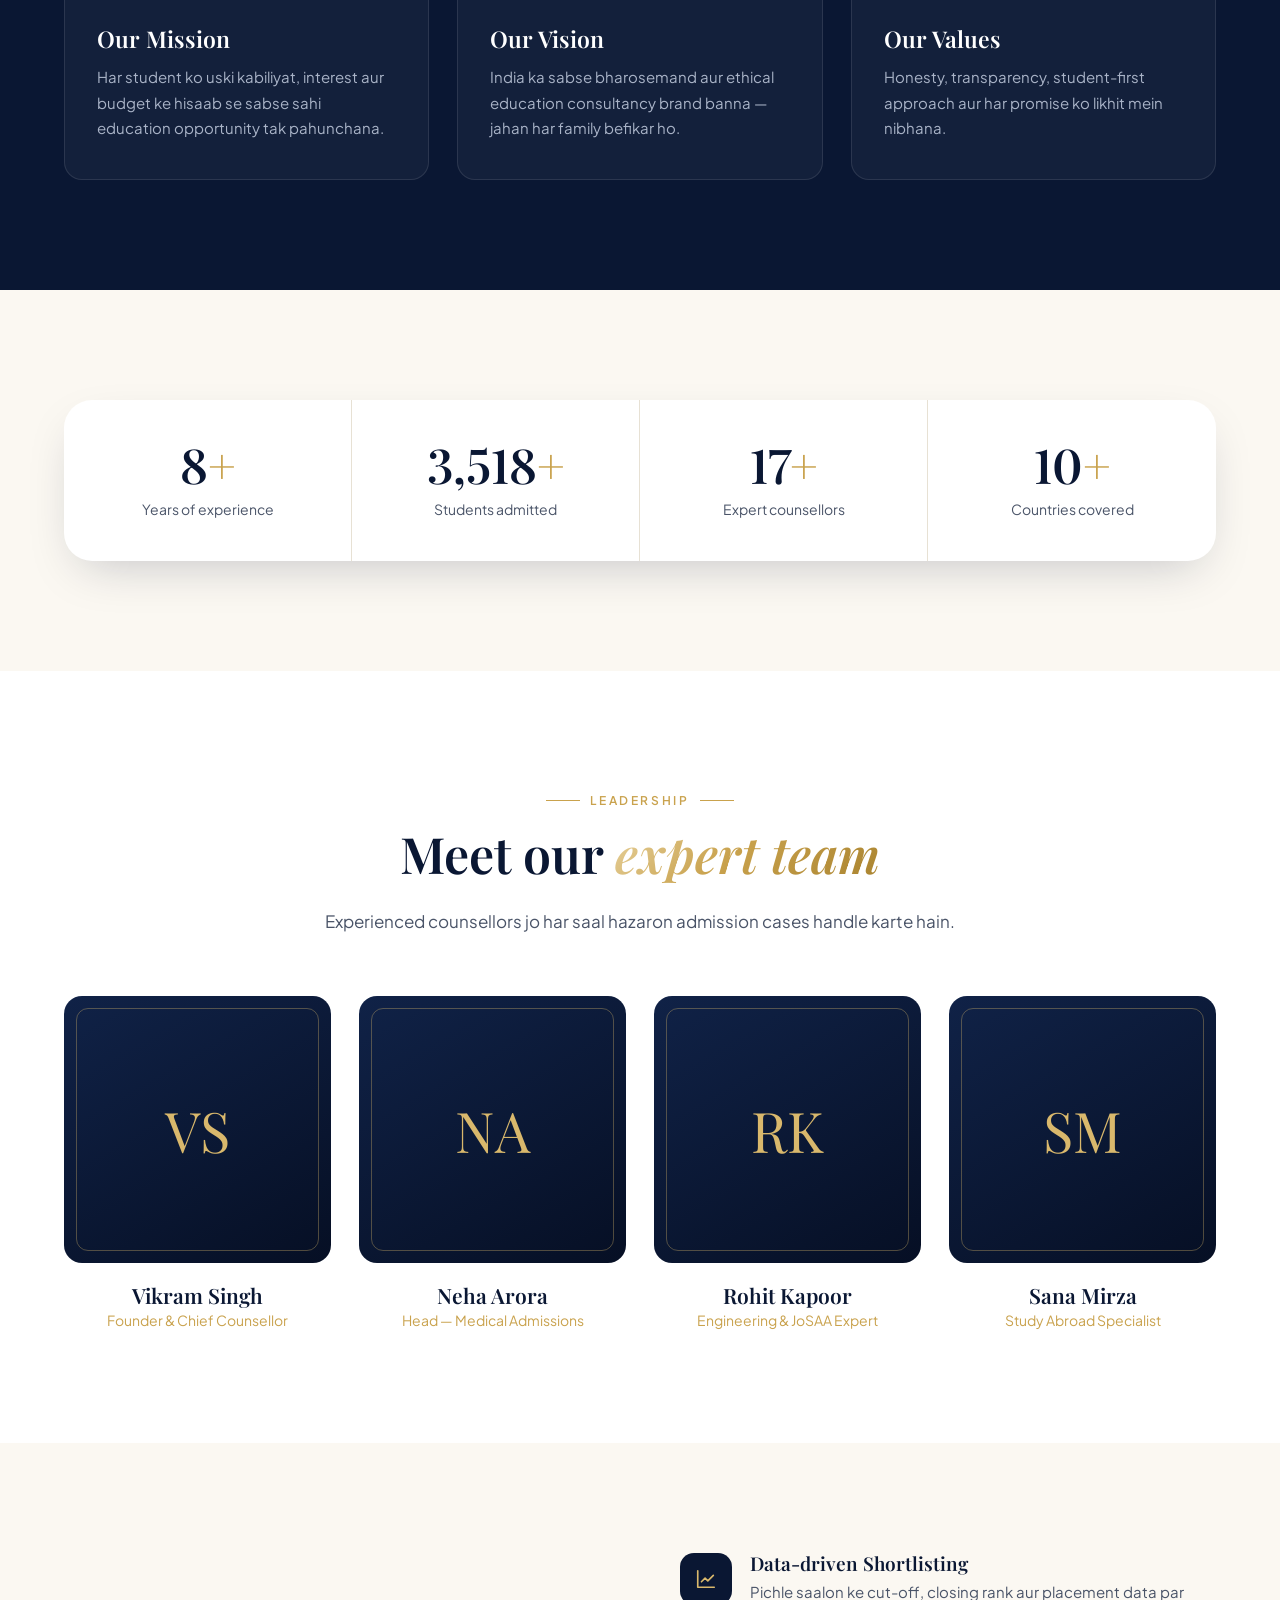
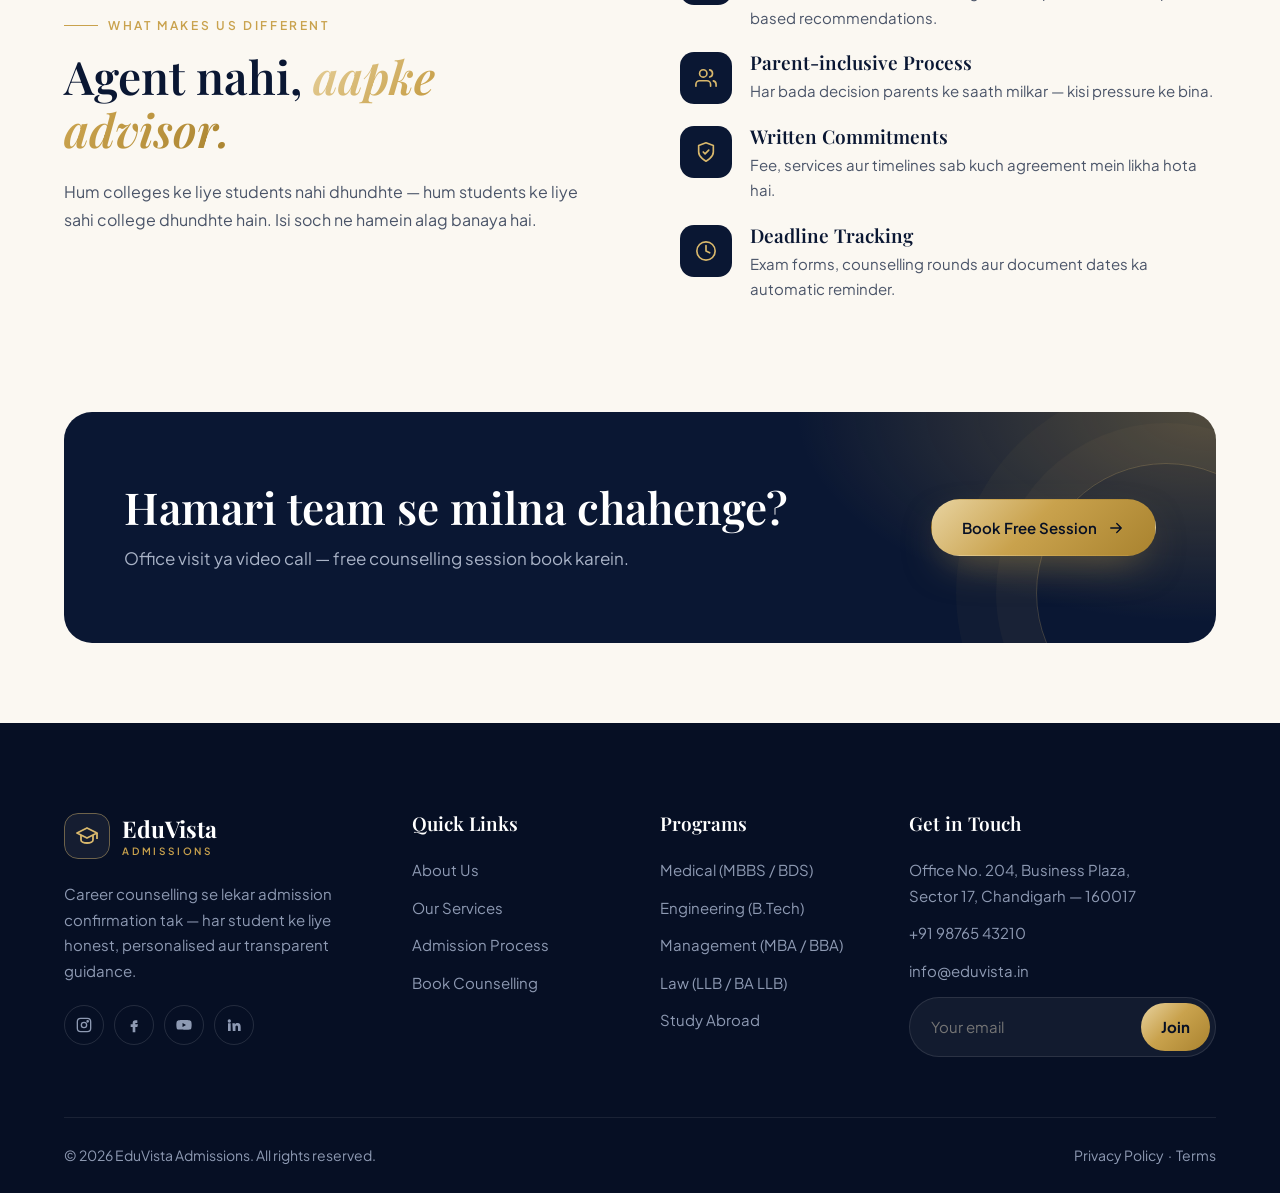
<file: about.html>
<!doctype html>
<html lang="en">
<head>
  <meta charset="utf-8">
  <meta name="viewport" content="width=device-width, initial-scale=1">
  <title>About Us | EduVista Admissions</title>
  <meta name="description" content="EduVista Admissions ki kahani, mission aur expert counsellor team — 12+ saal se students ko sahi college tak pahunchane ka bharosa.">
  <meta name="theme-color" content="#0a1733">
  <link rel="icon" href="data:image/svg+xml,%3Csvg xmlns='http://www.w3.org/2000/svg' viewBox='0 0 64 64'%3E%3Crect width='64' height='64' rx='16' fill='%230a1733'/%3E%3Cpath d='M32 16 8 27l24 11 24-11zM18 32v9c0 4 6 8 14 8s14-4 14-8v-9' fill='none' stroke='%23d9b86c' stroke-width='4' stroke-linejoin='round'/%3E%3C/svg%3E">
  <link rel="preconnect" href="https://fonts.googleapis.com">
  <link rel="preconnect" href="https://fonts.gstatic.com" crossorigin>
  <link href="https://fonts.googleapis.com/css2?family=Playfair+Display:ital,wght@0,500;0,600;0,700;1,500;1,600&family=Plus+Jakarta+Sans:wght@400;500;600;700&display=swap" rel="stylesheet">
  <link rel="stylesheet" href="assets/css/style.css">
</head>
<body>

<div class="topbar">
  <div class="container">
    <div class="topbar__info">
      <a href="tel:+919876543210"><svg viewBox="0 0 24 24" fill="none" stroke="currentColor" stroke-width="2"><path d="M22 16.9v3a2 2 0 0 1-2.2 2 19.8 19.8 0 0 1-8.6-3.1 19.5 19.5 0 0 1-6-6A19.8 19.8 0 0 1 2.1 4.2 2 2 0 0 1 4.1 2h3a2 2 0 0 1 2 1.7c.1.9.4 1.8.7 2.7a2 2 0 0 1-.5 2.1L8 9.8a16 16 0 0 0 6 6l1.3-1.3a2 2 0 0 1 2.1-.4c.9.3 1.8.6 2.7.7a2 2 0 0 1 1.7 2z"/></svg>+91 98765 43210</a>
      <a href="mailto:info@eduvista.in"><svg viewBox="0 0 24 24" fill="none" stroke="currentColor" stroke-width="2"><rect x="2" y="4" width="20" height="16" rx="2"/><path d="m22 7-10 6L2 7"/></svg>info@eduvista.in</a>
      <span><svg viewBox="0 0 24 24" fill="none" stroke="currentColor" stroke-width="2"><circle cx="12" cy="12" r="10"/><path d="M12 6v6l4 2"/></svg>Mon – Sat : 9:30 AM – 7:00 PM</span>
    </div>
    <div class="topbar__social">
      <a href="#" aria-label="Instagram">Instagram</a>
      <a href="#" aria-label="Facebook">Facebook</a>
      <a href="#" aria-label="YouTube">YouTube</a>
    </div>
  </div>
</div>

<header class="header">
  <div class="container">
    <a href="index.html" class="logo" aria-label="EduVista Admissions home">
      <span class="logo__mark"><svg viewBox="0 0 24 24" fill="none" stroke="currentColor" stroke-width="1.8" stroke-linejoin="round"><path d="M12 4 2 9l10 5 10-5z"/><path d="M6 11v5c0 1.7 2.7 3 6 3s6-1.3 6-3v-5M22 9v6"/></svg></span>
      <span class="logo__text">EduVista<small>Admissions</small></span>
    </a>
    <nav class="nav" aria-label="Main">
      <a href="index.html">Home</a>
      <a href="about.html">About</a>
      <a href="services.html">Services</a>
      <a href="courses.html">Courses</a>
      <a href="study-abroad.html">Study Abroad</a>
      <a href="admission-process.html">Process</a>
      <a href="contact.html">Contact</a>
    </nav>
    <div class="header__cta">
      <a href="contact.html" class="btn btn--gold">Free Counselling</a>
      <button class="nav-toggle" aria-label="Menu" aria-expanded="false"><span></span></button>
    </div>
  </div>
</header>

<main>

<section class="page-hero">
  <div class="container">
    <span class="eyebrow reveal">About EduVista</span>
    <h1 class="reveal" data-delay="1">Guiding ambitions since <span class="text-gold">2014</span></h1>
    <p class="reveal" data-delay="2">Ek chhoti counselling desk se shuru hua safar aaj hazaron families ka trusted admission partner ban chuka hai.</p>
    <div class="crumbs reveal" data-delay="3"><a href="index.html">Home</a> / <span>About</span></div>
  </div>
</section>

<section class="section">
  <div class="container split">
    <div class="reveal">
      <span class="eyebrow">Our Story</span>
      <h2 style="font-size:clamp(32px,4vw,48px)">Hum jaante hain, admission <span class="text-gold">sirf ek form nahi.</span></h2>
      <p>2014 mein hamare founder ne dekha ki kai talented students galat jaankari, agents ke fake promises aur last-minute confusion ki wajah se apni pasand ka college kho dete hain. EduVista isi gap ko bharne ke liye bana.</p>
      <p>Aaj hamari team mein experienced career counsellors, ex-admission officers aur study-abroad specialists hain, jo har student ke liye ek personal roadmap banate hain — ethics aur transparency ke saath.</p>
      <ul class="checks">
        <li>Step-by-step documented counselling process</li>
        <li>Har student ke liye dedicated relationship manager</li>
        <li>Parents ke liye regular progress updates (WhatsApp + call)</li>
        <li>Post-admission support — hostel, travel aur orientation</li>
      </ul>
    </div>
    <div class="art-wrap reveal" data-delay="1">
      <div class="art">
        <svg class="art__img" viewBox="0 0 400 440" preserveAspectRatio="xMidYMid slice" aria-hidden="true">
          <defs><linearGradient id="g2" x1="0" y1="0" x2="1" y2="1"><stop offset="0" stop-color="#e8d3a0"/><stop offset="1" stop-color="#a9832f"/></linearGradient></defs>
          <g fill="none" stroke="#d9b86c" stroke-opacity=".2"><circle cx="200" cy="190" r="160"/><circle cx="200" cy="190" r="120"/></g>
          <rect x="120" y="110" width="160" height="200" rx="10" fill="#d9b86c" fill-opacity=".08" stroke="url(#g2)" stroke-width="3"/>
          <path d="M150 150h100M150 180h100M150 210h70" stroke="#e8d3a0" stroke-width="6" stroke-linecap="round" opacity=".7"/>
          <circle cx="250" cy="265" r="34" fill="url(#g2)"/><path d="m236 265 10 10 18-20" fill="none" stroke="#0a1733" stroke-width="6" stroke-linecap="round" stroke-linejoin="round"/>
        </svg>
        <div class="art__caption"><strong>5,000+ admissions</strong><span>Medical · Engineering · Management · Law · Abroad</span></div>
      </div>
      <div class="exp-badge"><strong>98%</strong><span>Success<br>Rate</span></div>
    </div>
  </div>
</section>

<section class="section section--dark">
  <div class="container">
    <div class="grid grid--3">
      <div class="card reveal" style="background:rgba(255,255,255,.04);border-color:rgba(255,255,255,.1)"><div class="icon" style="background:var(--gold-grad);color:var(--navy-950)"><svg viewBox="0 0 24 24" fill="none" stroke="currentColor" stroke-width="1.8" stroke-linecap="round" stroke-linejoin="round" aria-hidden="true"><circle cx="12" cy="12" r="10"/><circle cx="12" cy="12" r="6"/><circle cx="12" cy="12" r="2"/></svg></div><h3>Our Mission</h3><p>Har student ko uski kabiliyat, interest aur budget ke hisaab se sabse sahi education opportunity tak pahunchana.</p></div>
      <div class="card reveal" data-delay="1" style="background:rgba(255,255,255,.04);border-color:rgba(255,255,255,.1)"><div class="icon" style="background:var(--gold-grad);color:var(--navy-950)"><svg viewBox="0 0 24 24" fill="none" stroke="currentColor" stroke-width="1.8" stroke-linecap="round" stroke-linejoin="round" aria-hidden="true"><path d="M1 12s4-8 11-8 11 8 11 8-4 8-11 8S1 12 1 12z"/><circle cx="12" cy="12" r="3"/></svg></div><h3>Our Vision</h3><p>India ka sabse bharosemand aur ethical education consultancy brand banna — jahan har family befikar ho.</p></div>
      <div class="card reveal" data-delay="2" style="background:rgba(255,255,255,.04);border-color:rgba(255,255,255,.1)"><div class="icon" style="background:var(--gold-grad);color:var(--navy-950)"><svg viewBox="0 0 24 24" fill="none" stroke="currentColor" stroke-width="1.8" stroke-linecap="round" stroke-linejoin="round" aria-hidden="true"><path d="m12 2 3.1 6.3 6.9 1-5 4.9 1.2 6.8L12 17.8 5.8 21l1.2-6.8-5-4.9 6.9-1z"/></svg></div><h3>Our Values</h3><p>Honesty, transparency, student-first approach aur har promise ko likhit mein nibhana.</p></div>
    </div>
  </div>
</section>

<section class="section">
  <div class="container">
    <div class="stats reveal">
      <div class="stat"><div class="stat__num"><span data-count="12">12</span><em>+</em></div><p>Years of experience</p></div>
      <div class="stat"><div class="stat__num"><span data-count="5000">5,000</span><em>+</em></div><p>Students admitted</p></div>
      <div class="stat"><div class="stat__num"><span data-count="25">25</span><em>+</em></div><p>Expert counsellors</p></div>
      <div class="stat"><div class="stat__num"><span data-count="15">15</span><em>+</em></div><p>Countries covered</p></div>
    </div>
  </div>
</section>

<section class="section section--paper">
  <div class="container">
    <div class="section-head center reveal">
      <span class="eyebrow">Leadership</span>
      <h2>Meet our <span class="text-gold">expert team</span></h2>
      <p>Experienced counsellors jo har saal hazaron admission cases handle karte hain.</p>
    </div>
    <div class="grid grid--4">
      <div class="member reveal"><div class="member__photo">VS</div><h4>Vikram Singh</h4><p>Founder & Chief Counsellor</p></div>
      <div class="member reveal" data-delay="1"><div class="member__photo">NA</div><h4>Neha Arora</h4><p>Head — Medical Admissions</p></div>
      <div class="member reveal" data-delay="2"><div class="member__photo">RK</div><h4>Rohit Kapoor</h4><p>Engineering & JoSAA Expert</p></div>
      <div class="member reveal" data-delay="3"><div class="member__photo">SM</div><h4>Sana Mirza</h4><p>Study Abroad Specialist</p></div>
    </div>
  </div>
</section>

<section class="section">
  <div class="container split">
    <div class="reveal">
      <span class="eyebrow">What Makes Us Different</span>
      <h2 style="font-size:clamp(32px,4vw,46px)">Agent nahi, <span class="text-gold">aapke advisor.</span></h2>
      <p>Hum colleges ke liye students nahi dhundhte — hum students ke liye sahi college dhundhte hain. Isi soch ne hamein alag banaya hai.</p>
    </div>
    <div class="feature-list reveal" data-delay="1" style="margin:0">
      <div class="feature"><div class="icon"><svg viewBox="0 0 24 24" fill="none" stroke="currentColor" stroke-width="1.8" stroke-linecap="round" stroke-linejoin="round" aria-hidden="true"><path d="M3 3v18h18"/><path d="m7 15 4-4 3 3 6-6"/></svg></div><div><h4>Data-driven Shortlisting</h4><p>Pichle saalon ke cut-off, closing rank aur placement data par based recommendations.</p></div></div>
      <div class="feature"><div class="icon"><svg viewBox="0 0 24 24" fill="none" stroke="currentColor" stroke-width="1.8" stroke-linecap="round" stroke-linejoin="round" aria-hidden="true"><path d="M17 21v-2a4 4 0 0 0-4-4H5a4 4 0 0 0-4 4v2"/><circle cx="9" cy="7" r="4"/><path d="M23 21v-2a4 4 0 0 0-3-3.9M16 3.1a4 4 0 0 1 0 7.8"/></svg></div><div><h4>Parent-inclusive Process</h4><p>Har bada decision parents ke saath milkar — kisi pressure ke bina.</p></div></div>
      <div class="feature"><div class="icon"><svg viewBox="0 0 24 24" fill="none" stroke="currentColor" stroke-width="1.8" stroke-linecap="round" stroke-linejoin="round" aria-hidden="true"><path d="M12 22s8-4 8-10V5l-8-3-8 3v7c0 6 8 10 8 10z"/><path d="m9 12 2 2 4-4"/></svg></div><div><h4>Written Commitments</h4><p>Fee, services aur timelines sab kuch agreement mein likha hota hai.</p></div></div>
      <div class="feature"><div class="icon"><svg viewBox="0 0 24 24" fill="none" stroke="currentColor" stroke-width="1.8" stroke-linecap="round" stroke-linejoin="round" aria-hidden="true"><circle cx="12" cy="12" r="10"/><path d="M12 6v6l4 2"/></svg></div><div><h4>Deadline Tracking</h4><p>Exam forms, counselling rounds aur document dates ka automatic reminder.</p></div></div>
    </div>
  </div>
</section>

<section class="section--tight" style="padding-top:0">
  <div class="container">
    <div class="cta reveal">
      <div><h2>Hamari team se milna chahenge?</h2><p>Office visit ya video call — free counselling session book karein.</p></div>
      <div class="cta__actions"><a href="contact.html" class="btn btn--gold">Book Free Session <svg viewBox="0 0 24 24" fill="none" stroke="currentColor" stroke-width="1.8" stroke-linecap="round" stroke-linejoin="round" aria-hidden="true"><path d="M5 12h14M13 6l6 6-6 6"/></svg></a></div>
    </div>
  </div>
</section>

</main>

<footer class="footer">
  <div class="container">
    <div class="footer__grid">
      <div>
        <a href="index.html" class="logo">
          <span class="logo__mark"><svg viewBox="0 0 24 24" fill="none" stroke="currentColor" stroke-width="1.8" stroke-linejoin="round"><path d="M12 4 2 9l10 5 10-5z"/><path d="M6 11v5c0 1.7 2.7 3 6 3s6-1.3 6-3v-5M22 9v6"/></svg></span>
          <span class="logo__text">EduVista<small>Admissions</small></span>
        </a>
        <p>Career counselling se lekar admission confirmation tak — har student ke liye honest, personalised aur transparent guidance.</p>
        <div class="socials">
          <a href="#" aria-label="Instagram"><svg viewBox="0 0 24 24" fill="none" stroke="currentColor" stroke-width="2"><rect x="2" y="2" width="20" height="20" rx="5"/><circle cx="12" cy="12" r="4"/><circle cx="17.5" cy="6.5" r="1" fill="currentColor"/></svg></a>
          <a href="#" aria-label="Facebook"><svg viewBox="0 0 24 24" fill="currentColor"><path d="M14 9h3V5h-3c-2.8 0-4 1.8-4 4.5V11H7v4h3v8h4v-8h3l1-4h-4V9.5c0-.4.3-.5.5-.5z"/></svg></a>
          <a href="#" aria-label="YouTube"><svg viewBox="0 0 24 24" fill="currentColor"><path d="M23 7.2a3 3 0 0 0-2.1-2.1C19 4.6 12 4.6 12 4.6s-7 0-8.9.5A3 3 0 0 0 1 7.2 31 31 0 0 0 .5 12a31 31 0 0 0 .5 4.8 3 3 0 0 0 2.1 2.1c1.9.5 8.9.5 8.9.5s7 0 8.9-.5a3 3 0 0 0 2.1-2.1 31 31 0 0 0 .5-4.8 31 31 0 0 0-.5-4.8zM9.8 15V9l5.2 3z"/></svg></a>
          <a href="#" aria-label="LinkedIn"><svg viewBox="0 0 24 24" fill="currentColor"><path d="M4.98 3.5a2.5 2.5 0 1 1 0 5 2.5 2.5 0 0 1 0-5zM3 9.5h4V21H3zM9.5 9.5h3.8v1.6h.1c.5-1 1.8-2 3.8-2 4 0 4.8 2.6 4.8 6V21h-4v-5.2c0-1.3 0-2.9-1.8-2.9s-2 1.4-2 2.8V21h-4z"/></svg></a>
        </div>
      </div>
      <div>
        <h4>Quick Links</h4>
        <ul>
          <li><a href="about.html">About Us</a></li>
          <li><a href="services.html">Our Services</a></li>
          <li><a href="admission-process.html">Admission Process</a></li>
          <li><a href="contact.html">Book Counselling</a></li>
        </ul>
      </div>
      <div>
        <h4>Programs</h4>
        <ul>
          <li><a href="courses.html">Medical (MBBS / BDS)</a></li>
          <li><a href="courses.html">Engineering (B.Tech)</a></li>
          <li><a href="courses.html">Management (MBA / BBA)</a></li>
          <li><a href="courses.html">Law (LLB / BA LLB)</a></li>
          <li><a href="study-abroad.html">Study Abroad</a></li>
        </ul>
      </div>
      <div>
        <h4>Get in Touch</h4>
        <ul>
          <li>Office No. 204, Business Plaza,<br>Sector 17, Chandigarh — 160017</li>
          <li><a href="tel:+919876543210">+91 98765 43210</a></li>
          <li><a href="mailto:info@eduvista.in">info@eduvista.in</a></li>
        </ul>
        <form class="newsletter" onsubmit="this.querySelector('button').textContent='Subscribed ✓';this.reset();return false;">
          <input type="email" placeholder="Your email" required aria-label="Email">
          <button type="submit">Join</button>
        </form>
      </div>
    </div>
    <div class="footer__bottom">
      <span>© <span data-year>2026</span> EduVista Admissions. All rights reserved.</span>
      <span><a href="#">Privacy Policy</a> &nbsp;·&nbsp; <a href="#">Terms</a></span>
    </div>
  </div>
</footer>

<a href="https://wa.me/919876543210?text=Hello%2C%20I%20need%20admission%20guidance" class="wa-float" target="_blank" rel="noopener" aria-label="WhatsApp">
  <svg viewBox="0 0 24 24" fill="currentColor"><path d="M17.5 14.4c-.3-.1-1.8-.9-2-1-.3-.1-.5-.1-.7.1l-.9 1.2c-.2.2-.3.2-.6.1-.3-.1-1.3-.5-2.4-1.5-.9-.8-1.5-1.8-1.7-2.1-.2-.3 0-.5.1-.6l.4-.5.3-.5v-.5l-.9-2.2c-.2-.6-.5-.5-.7-.5h-.6c-.2 0-.5.1-.8.4-.3.3-1 1-1 2.5s1.1 2.9 1.2 3.1c.1.2 2.1 3.2 5.1 4.5 2.5 1 3 .8 3.6.8.6-.1 1.8-.7 2-1.5.3-.7.3-1.3.2-1.5-.1-.1-.3-.2-.6-.3zM12 21.8c-1.8 0-3.5-.5-5-1.4l-.4-.2-3.7 1 1-3.6-.2-.4A9.8 9.8 0 1 1 12 21.8zM12 0a12 12 0 0 0-10.3 18L0 24l6.2-1.6A12 12 0 1 0 12 0z"/></svg>
</a>
<button class="to-top" aria-label="Back to top"><svg viewBox="0 0 24 24" fill="none" stroke="currentColor" stroke-width="2.4"><path d="m18 15-6-6-6 6"/></svg></button>

<script src="assets/js/main.js"></script>
</body>
</html>
</file>
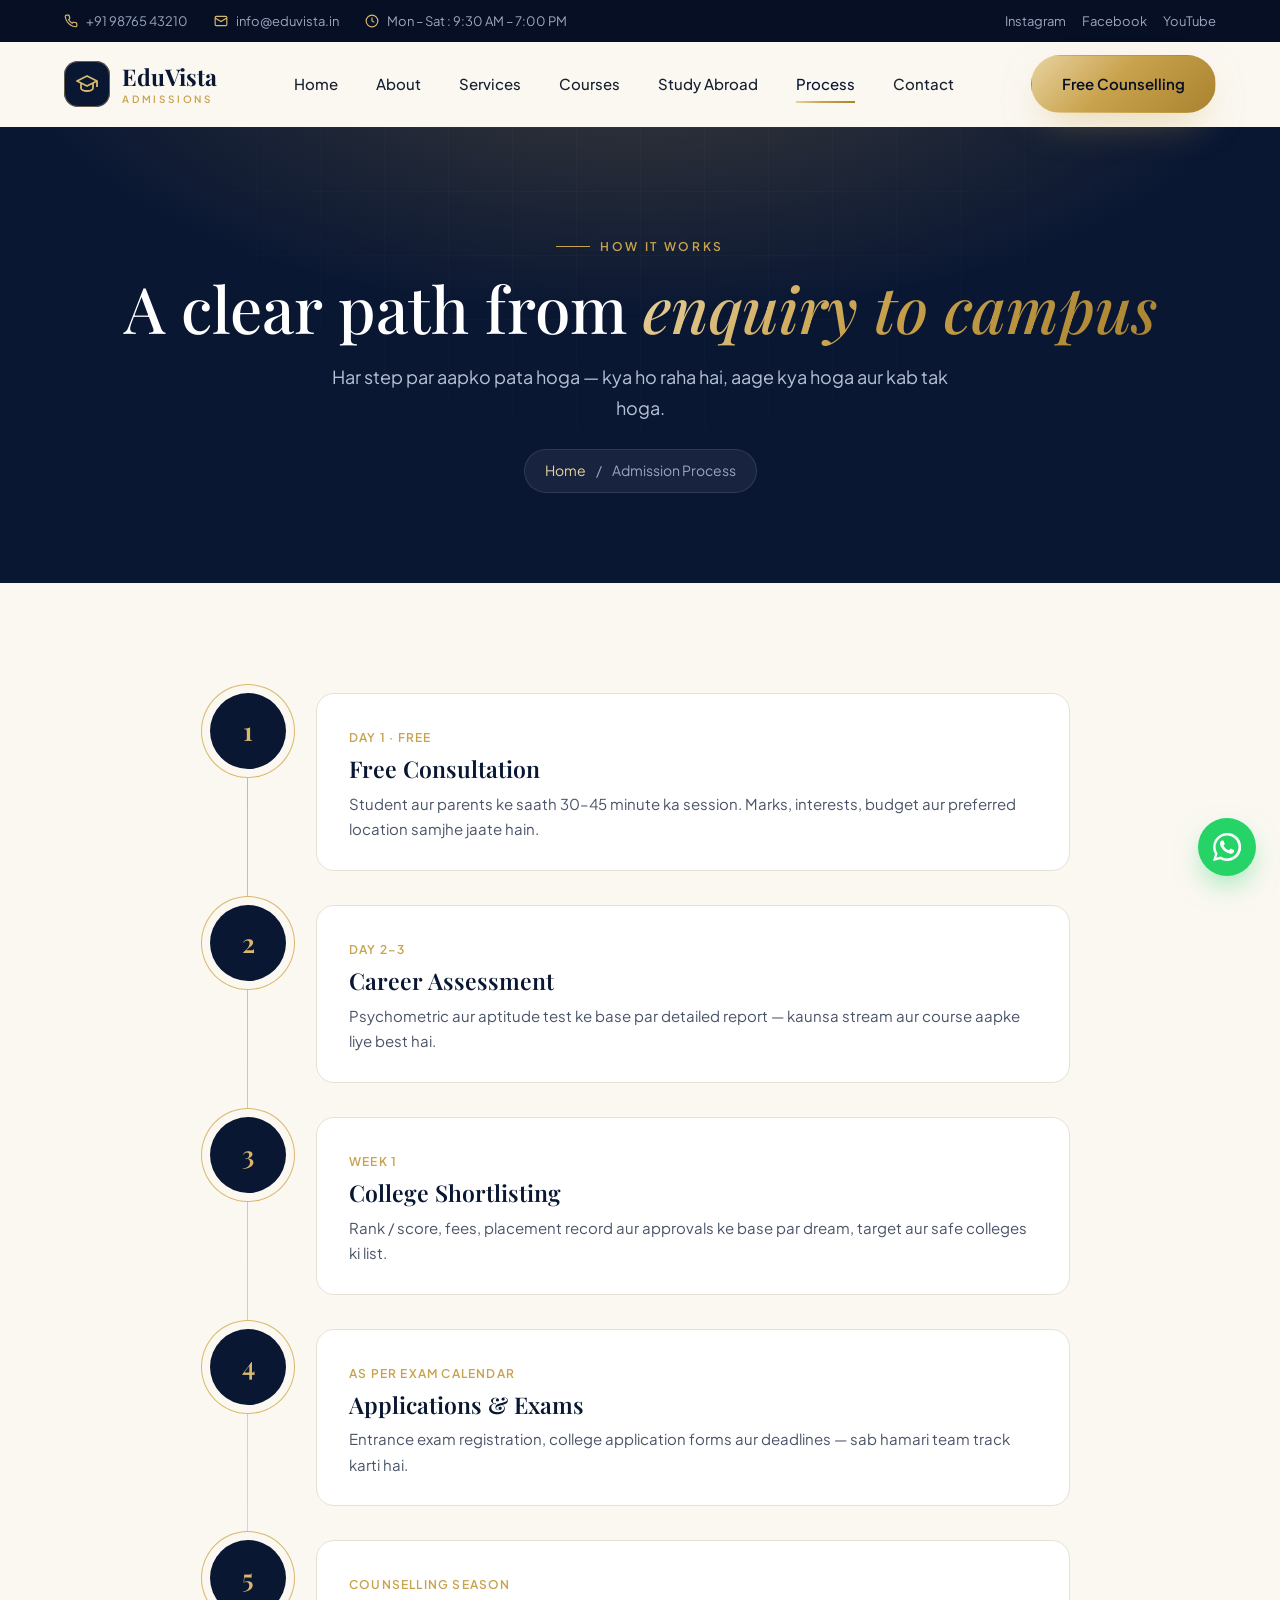
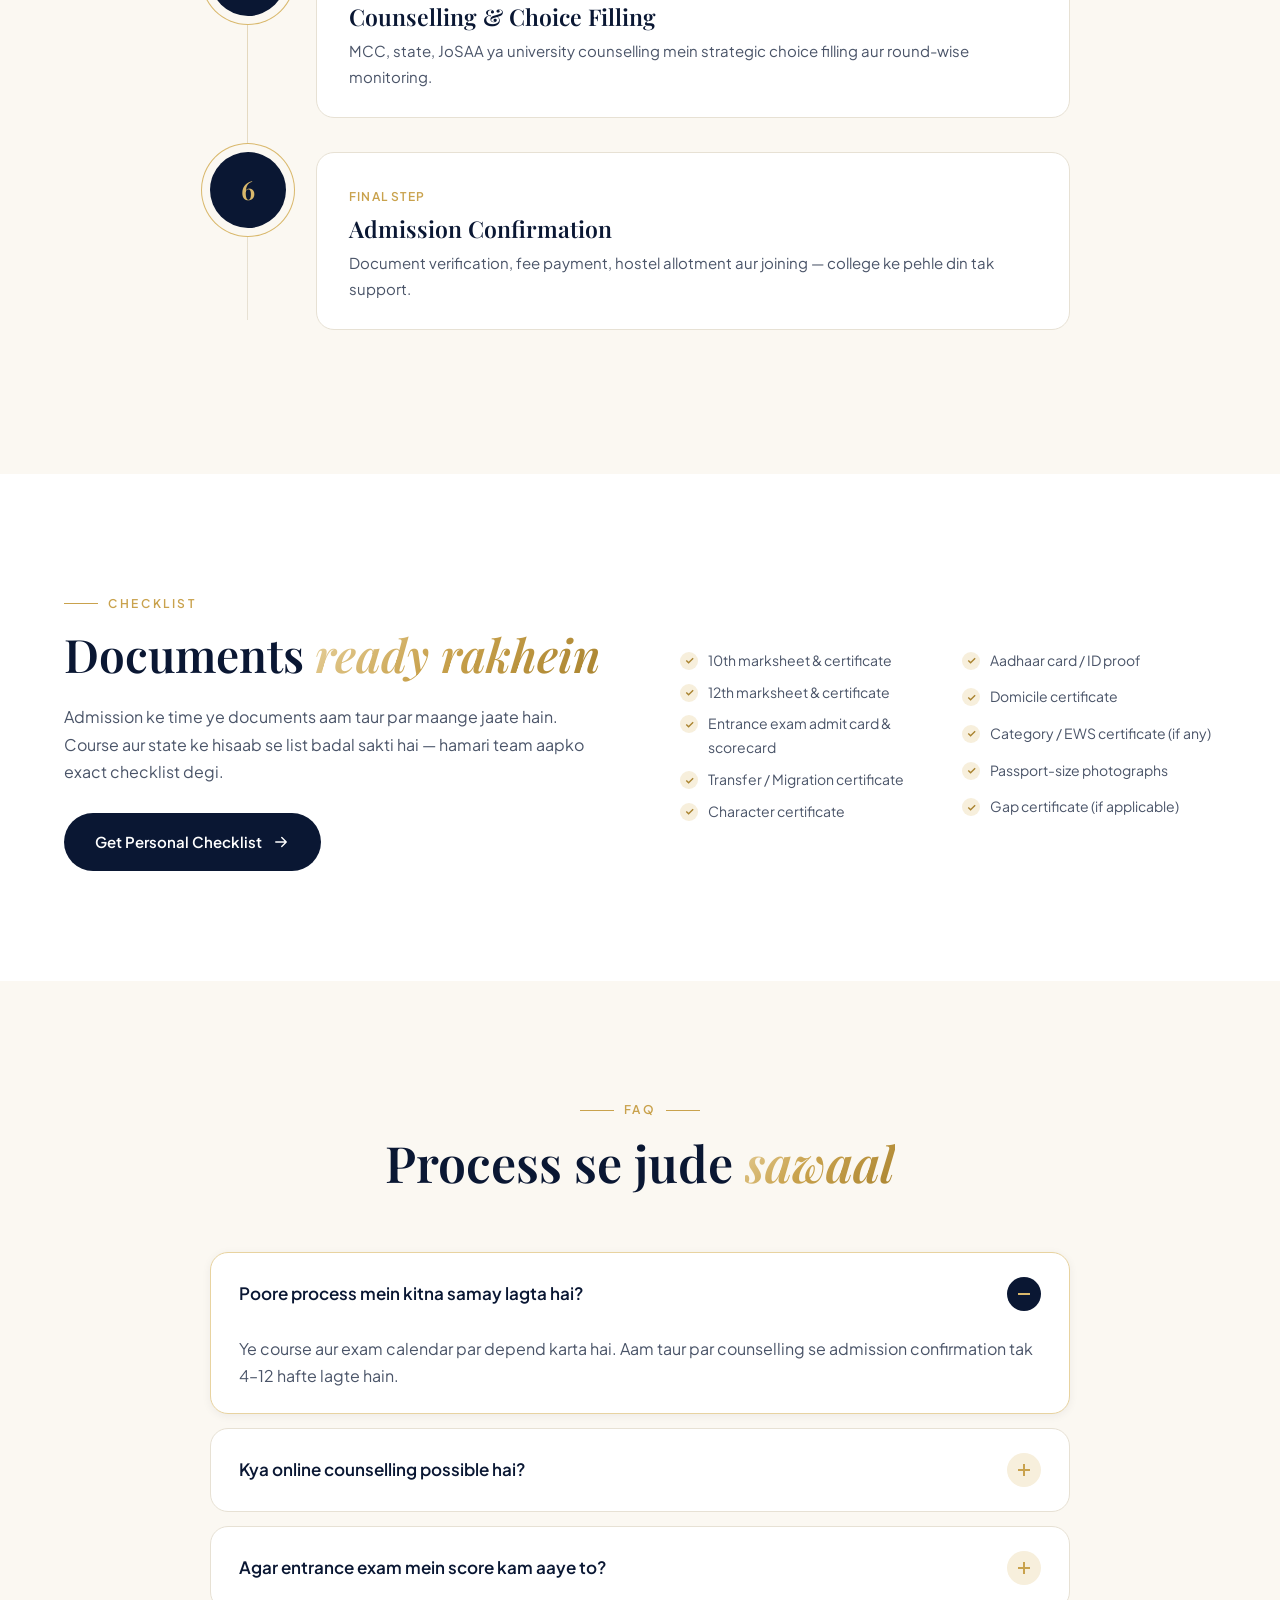
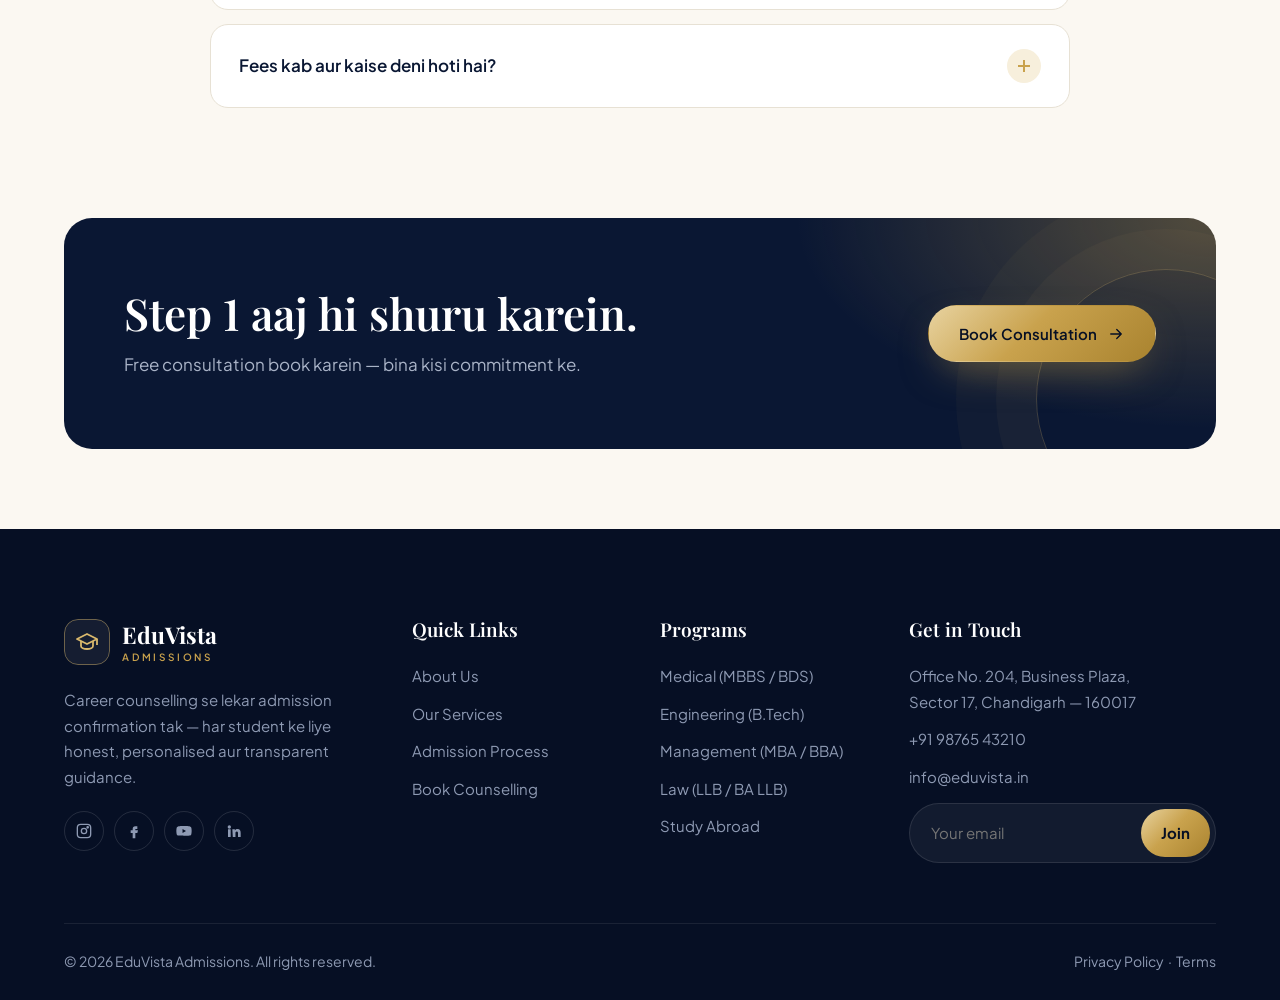
<file: admission-process.html>
<!doctype html>
<html lang="en">
<head>
  <meta charset="utf-8">
  <meta name="viewport" content="width=device-width, initial-scale=1">
  <title>Admission Process | EduVista Admissions</title>
  <meta name="description" content="EduVista Admissions ka step-by-step admission process, zaroori documents ki list aur important timelines.">
  <meta name="theme-color" content="#0a1733">
  <link rel="icon" href="data:image/svg+xml,%3Csvg xmlns='http://www.w3.org/2000/svg' viewBox='0 0 64 64'%3E%3Crect width='64' height='64' rx='16' fill='%230a1733'/%3E%3Cpath d='M32 16 8 27l24 11 24-11zM18 32v9c0 4 6 8 14 8s14-4 14-8v-9' fill='none' stroke='%23d9b86c' stroke-width='4' stroke-linejoin='round'/%3E%3C/svg%3E">
  <link rel="preconnect" href="https://fonts.googleapis.com">
  <link rel="preconnect" href="https://fonts.gstatic.com" crossorigin>
  <link href="https://fonts.googleapis.com/css2?family=Playfair+Display:ital,wght@0,500;0,600;0,700;1,500;1,600&family=Plus+Jakarta+Sans:wght@400;500;600;700&display=swap" rel="stylesheet">
  <link rel="stylesheet" href="assets/css/style.css">
</head>
<body>

<div class="topbar">
  <div class="container">
    <div class="topbar__info">
      <a href="tel:+919876543210"><svg viewBox="0 0 24 24" fill="none" stroke="currentColor" stroke-width="2"><path d="M22 16.9v3a2 2 0 0 1-2.2 2 19.8 19.8 0 0 1-8.6-3.1 19.5 19.5 0 0 1-6-6A19.8 19.8 0 0 1 2.1 4.2 2 2 0 0 1 4.1 2h3a2 2 0 0 1 2 1.7c.1.9.4 1.8.7 2.7a2 2 0 0 1-.5 2.1L8 9.8a16 16 0 0 0 6 6l1.3-1.3a2 2 0 0 1 2.1-.4c.9.3 1.8.6 2.7.7a2 2 0 0 1 1.7 2z"/></svg>+91 98765 43210</a>
      <a href="mailto:info@eduvista.in"><svg viewBox="0 0 24 24" fill="none" stroke="currentColor" stroke-width="2"><rect x="2" y="4" width="20" height="16" rx="2"/><path d="m22 7-10 6L2 7"/></svg>info@eduvista.in</a>
      <span><svg viewBox="0 0 24 24" fill="none" stroke="currentColor" stroke-width="2"><circle cx="12" cy="12" r="10"/><path d="M12 6v6l4 2"/></svg>Mon – Sat : 9:30 AM – 7:00 PM</span>
    </div>
    <div class="topbar__social">
      <a href="#" aria-label="Instagram">Instagram</a>
      <a href="#" aria-label="Facebook">Facebook</a>
      <a href="#" aria-label="YouTube">YouTube</a>
    </div>
  </div>
</div>

<header class="header">
  <div class="container">
    <a href="index.html" class="logo" aria-label="EduVista Admissions home">
      <span class="logo__mark"><svg viewBox="0 0 24 24" fill="none" stroke="currentColor" stroke-width="1.8" stroke-linejoin="round"><path d="M12 4 2 9l10 5 10-5z"/><path d="M6 11v5c0 1.7 2.7 3 6 3s6-1.3 6-3v-5M22 9v6"/></svg></span>
      <span class="logo__text">EduVista<small>Admissions</small></span>
    </a>
    <nav class="nav" aria-label="Main">
      <a href="index.html">Home</a>
      <a href="about.html">About</a>
      <a href="services.html">Services</a>
      <a href="courses.html">Courses</a>
      <a href="study-abroad.html">Study Abroad</a>
      <a href="admission-process.html">Process</a>
      <a href="contact.html">Contact</a>
    </nav>
    <div class="header__cta">
      <a href="contact.html" class="btn btn--gold">Free Counselling</a>
      <button class="nav-toggle" aria-label="Menu" aria-expanded="false"><span></span></button>
    </div>
  </div>
</header>

<main>

<section class="page-hero">
  <div class="container">
    <span class="eyebrow reveal">How It Works</span>
    <h1 class="reveal" data-delay="1">A clear path from <span class="text-gold">enquiry to campus</span></h1>
    <p class="reveal" data-delay="2">Har step par aapko pata hoga — kya ho raha hai, aage kya hoga aur kab tak hoga.</p>
    <div class="crumbs reveal" data-delay="3"><a href="index.html">Home</a> / <span>Admission Process</span></div>
  </div>
</section>

<section class="section">
  <div class="container">
    <div class="timeline">
      <div class="tl-item reveal"><div class="step__dot">1</div><div class="tl-card"><span class="tag">Day 1 · Free</span><h3>Free Consultation</h3><p>Student aur parents ke saath 30–45 minute ka session. Marks, interests, budget aur preferred location samjhe jaate hain.</p></div></div>
      <div class="tl-item reveal"><div class="step__dot">2</div><div class="tl-card"><span class="tag">Day 2–3</span><h3>Career Assessment</h3><p>Psychometric aur aptitude test ke base par detailed report — kaunsa stream aur course aapke liye best hai.</p></div></div>
      <div class="tl-item reveal"><div class="step__dot">3</div><div class="tl-card"><span class="tag">Week 1</span><h3>College Shortlisting</h3><p>Rank / score, fees, placement record aur approvals ke base par dream, target aur safe colleges ki list.</p></div></div>
      <div class="tl-item reveal"><div class="step__dot">4</div><div class="tl-card"><span class="tag">As per exam calendar</span><h3>Applications & Exams</h3><p>Entrance exam registration, college application forms aur deadlines — sab hamari team track karti hai.</p></div></div>
      <div class="tl-item reveal"><div class="step__dot">5</div><div class="tl-card"><span class="tag">Counselling season</span><h3>Counselling & Choice Filling</h3><p>MCC, state, JoSAA ya university counselling mein strategic choice filling aur round-wise monitoring.</p></div></div>
      <div class="tl-item reveal"><div class="step__dot">6</div><div class="tl-card"><span class="tag">Final step</span><h3>Admission Confirmation</h3><p>Document verification, fee payment, hostel allotment aur joining — college ke pehle din tak support.</p></div></div>
    </div>
  </div>
</section>

<section class="section section--paper">
  <div class="container split">
    <div class="reveal">
      <span class="eyebrow">Checklist</span>
      <h2 style="font-size:clamp(32px,4vw,46px)">Documents <span class="text-gold">ready rakhein</span></h2>
      <p>Admission ke time ye documents aam taur par maange jaate hain. Course aur state ke hisaab se list badal sakti hai — hamari team aapko exact checklist degi.</p>
      <a href="contact.html" class="btn btn--navy" style="margin-top:12px">Get Personal Checklist <svg viewBox="0 0 24 24" fill="none" stroke="currentColor" stroke-width="1.8" stroke-linecap="round" stroke-linejoin="round" aria-hidden="true"><path d="M5 12h14M13 6l6 6-6 6"/></svg></a>
    </div>
    <div class="grid grid--2 reveal" data-delay="1">
      <ul class="checks">
        <li>10th marksheet & certificate</li>
        <li>12th marksheet & certificate</li>
        <li>Entrance exam admit card & scorecard</li>
        <li>Transfer / Migration certificate</li>
        <li>Character certificate</li>
      </ul>
      <ul class="checks">
        <li>Aadhaar card / ID proof</li>
        <li>Domicile certificate</li>
        <li>Category / EWS certificate (if any)</li>
        <li>Passport-size photographs</li>
        <li>Gap certificate (if applicable)</li>
      </ul>
    </div>
  </div>
</section>

<section class="section">
  <div class="container">
    <div class="section-head center reveal">
      <span class="eyebrow">FAQ</span>
      <h2>Process se jude <span class="text-gold">sawaal</span></h2>
    </div>
    <div class="faq reveal">
      <div class="faq__item open"><button class="faq__q" aria-expanded="true">Poore process mein kitna samay lagta hai?<i></i></button><div class="faq__a"><div><p>Ye course aur exam calendar par depend karta hai. Aam taur par counselling se admission confirmation tak 4–12 hafte lagte hain.</p></div></div></div>
      <div class="faq__item"><button class="faq__q" aria-expanded="false">Kya online counselling possible hai?<i></i></button><div class="faq__a"><div><p>Haan, hum video call aur WhatsApp ke zariye poore India aur abroad ke students ko guide karte hain.</p></div></div></div>
      <div class="faq__item"><button class="faq__q" aria-expanded="false">Agar entrance exam mein score kam aaye to?<i></i></button><div class="faq__a"><div><p>Hum har score range ke liye realistic options dhundhte hain — state quota, private universities, alternate courses ya next attempt ki planning.</p></div></div></div>
      <div class="faq__item"><button class="faq__q" aria-expanded="false">Fees kab aur kaise deni hoti hai?<i></i></button><div class="faq__a"><div><p>College ki fees seedhe college ke official account mein jaati hai. Hamari service fees alag se, likhit agreement ke saath li jaati hai.</p></div></div></div>
    </div>
  </div>
</section>

<section class="section--tight" style="padding-top:0">
  <div class="container">
    <div class="cta reveal">
      <div><h2>Step 1 aaj hi shuru karein.</h2><p>Free consultation book karein — bina kisi commitment ke.</p></div>
      <div class="cta__actions"><a href="contact.html" class="btn btn--gold">Book Consultation <svg viewBox="0 0 24 24" fill="none" stroke="currentColor" stroke-width="1.8" stroke-linecap="round" stroke-linejoin="round" aria-hidden="true"><path d="M5 12h14M13 6l6 6-6 6"/></svg></a></div>
    </div>
  </div>
</section>

</main>

<footer class="footer">
  <div class="container">
    <div class="footer__grid">
      <div>
        <a href="index.html" class="logo">
          <span class="logo__mark"><svg viewBox="0 0 24 24" fill="none" stroke="currentColor" stroke-width="1.8" stroke-linejoin="round"><path d="M12 4 2 9l10 5 10-5z"/><path d="M6 11v5c0 1.7 2.7 3 6 3s6-1.3 6-3v-5M22 9v6"/></svg></span>
          <span class="logo__text">EduVista<small>Admissions</small></span>
        </a>
        <p>Career counselling se lekar admission confirmation tak — har student ke liye honest, personalised aur transparent guidance.</p>
        <div class="socials">
          <a href="#" aria-label="Instagram"><svg viewBox="0 0 24 24" fill="none" stroke="currentColor" stroke-width="2"><rect x="2" y="2" width="20" height="20" rx="5"/><circle cx="12" cy="12" r="4"/><circle cx="17.5" cy="6.5" r="1" fill="currentColor"/></svg></a>
          <a href="#" aria-label="Facebook"><svg viewBox="0 0 24 24" fill="currentColor"><path d="M14 9h3V5h-3c-2.8 0-4 1.8-4 4.5V11H7v4h3v8h4v-8h3l1-4h-4V9.5c0-.4.3-.5.5-.5z"/></svg></a>
          <a href="#" aria-label="YouTube"><svg viewBox="0 0 24 24" fill="currentColor"><path d="M23 7.2a3 3 0 0 0-2.1-2.1C19 4.6 12 4.6 12 4.6s-7 0-8.9.5A3 3 0 0 0 1 7.2 31 31 0 0 0 .5 12a31 31 0 0 0 .5 4.8 3 3 0 0 0 2.1 2.1c1.9.5 8.9.5 8.9.5s7 0 8.9-.5a3 3 0 0 0 2.1-2.1 31 31 0 0 0 .5-4.8 31 31 0 0 0-.5-4.8zM9.8 15V9l5.2 3z"/></svg></a>
          <a href="#" aria-label="LinkedIn"><svg viewBox="0 0 24 24" fill="currentColor"><path d="M4.98 3.5a2.5 2.5 0 1 1 0 5 2.5 2.5 0 0 1 0-5zM3 9.5h4V21H3zM9.5 9.5h3.8v1.6h.1c.5-1 1.8-2 3.8-2 4 0 4.8 2.6 4.8 6V21h-4v-5.2c0-1.3 0-2.9-1.8-2.9s-2 1.4-2 2.8V21h-4z"/></svg></a>
        </div>
      </div>
      <div>
        <h4>Quick Links</h4>
        <ul>
          <li><a href="about.html">About Us</a></li>
          <li><a href="services.html">Our Services</a></li>
          <li><a href="admission-process.html">Admission Process</a></li>
          <li><a href="contact.html">Book Counselling</a></li>
        </ul>
      </div>
      <div>
        <h4>Programs</h4>
        <ul>
          <li><a href="courses.html">Medical (MBBS / BDS)</a></li>
          <li><a href="courses.html">Engineering (B.Tech)</a></li>
          <li><a href="courses.html">Management (MBA / BBA)</a></li>
          <li><a href="courses.html">Law (LLB / BA LLB)</a></li>
          <li><a href="study-abroad.html">Study Abroad</a></li>
        </ul>
      </div>
      <div>
        <h4>Get in Touch</h4>
        <ul>
          <li>Office No. 204, Business Plaza,<br>Sector 17, Chandigarh — 160017</li>
          <li><a href="tel:+919876543210">+91 98765 43210</a></li>
          <li><a href="mailto:info@eduvista.in">info@eduvista.in</a></li>
        </ul>
        <form class="newsletter" onsubmit="this.querySelector('button').textContent='Subscribed ✓';this.reset();return false;">
          <input type="email" placeholder="Your email" required aria-label="Email">
          <button type="submit">Join</button>
        </form>
      </div>
    </div>
    <div class="footer__bottom">
      <span>© <span data-year>2026</span> EduVista Admissions. All rights reserved.</span>
      <span><a href="#">Privacy Policy</a> &nbsp;·&nbsp; <a href="#">Terms</a></span>
    </div>
  </div>
</footer>

<a href="https://wa.me/919876543210?text=Hello%2C%20I%20need%20admission%20guidance" class="wa-float" target="_blank" rel="noopener" aria-label="WhatsApp">
  <svg viewBox="0 0 24 24" fill="currentColor"><path d="M17.5 14.4c-.3-.1-1.8-.9-2-1-.3-.1-.5-.1-.7.1l-.9 1.2c-.2.2-.3.2-.6.1-.3-.1-1.3-.5-2.4-1.5-.9-.8-1.5-1.8-1.7-2.1-.2-.3 0-.5.1-.6l.4-.5.3-.5v-.5l-.9-2.2c-.2-.6-.5-.5-.7-.5h-.6c-.2 0-.5.1-.8.4-.3.3-1 1-1 2.5s1.1 2.9 1.2 3.1c.1.2 2.1 3.2 5.1 4.5 2.5 1 3 .8 3.6.8.6-.1 1.8-.7 2-1.5.3-.7.3-1.3.2-1.5-.1-.1-.3-.2-.6-.3zM12 21.8c-1.8 0-3.5-.5-5-1.4l-.4-.2-3.7 1 1-3.6-.2-.4A9.8 9.8 0 1 1 12 21.8zM12 0a12 12 0 0 0-10.3 18L0 24l6.2-1.6A12 12 0 1 0 12 0z"/></svg>
</a>
<button class="to-top" aria-label="Back to top"><svg viewBox="0 0 24 24" fill="none" stroke="currentColor" stroke-width="2.4"><path d="m18 15-6-6-6 6"/></svg></button>

<script src="assets/js/main.js"></script>
</body>
</html>
</file>
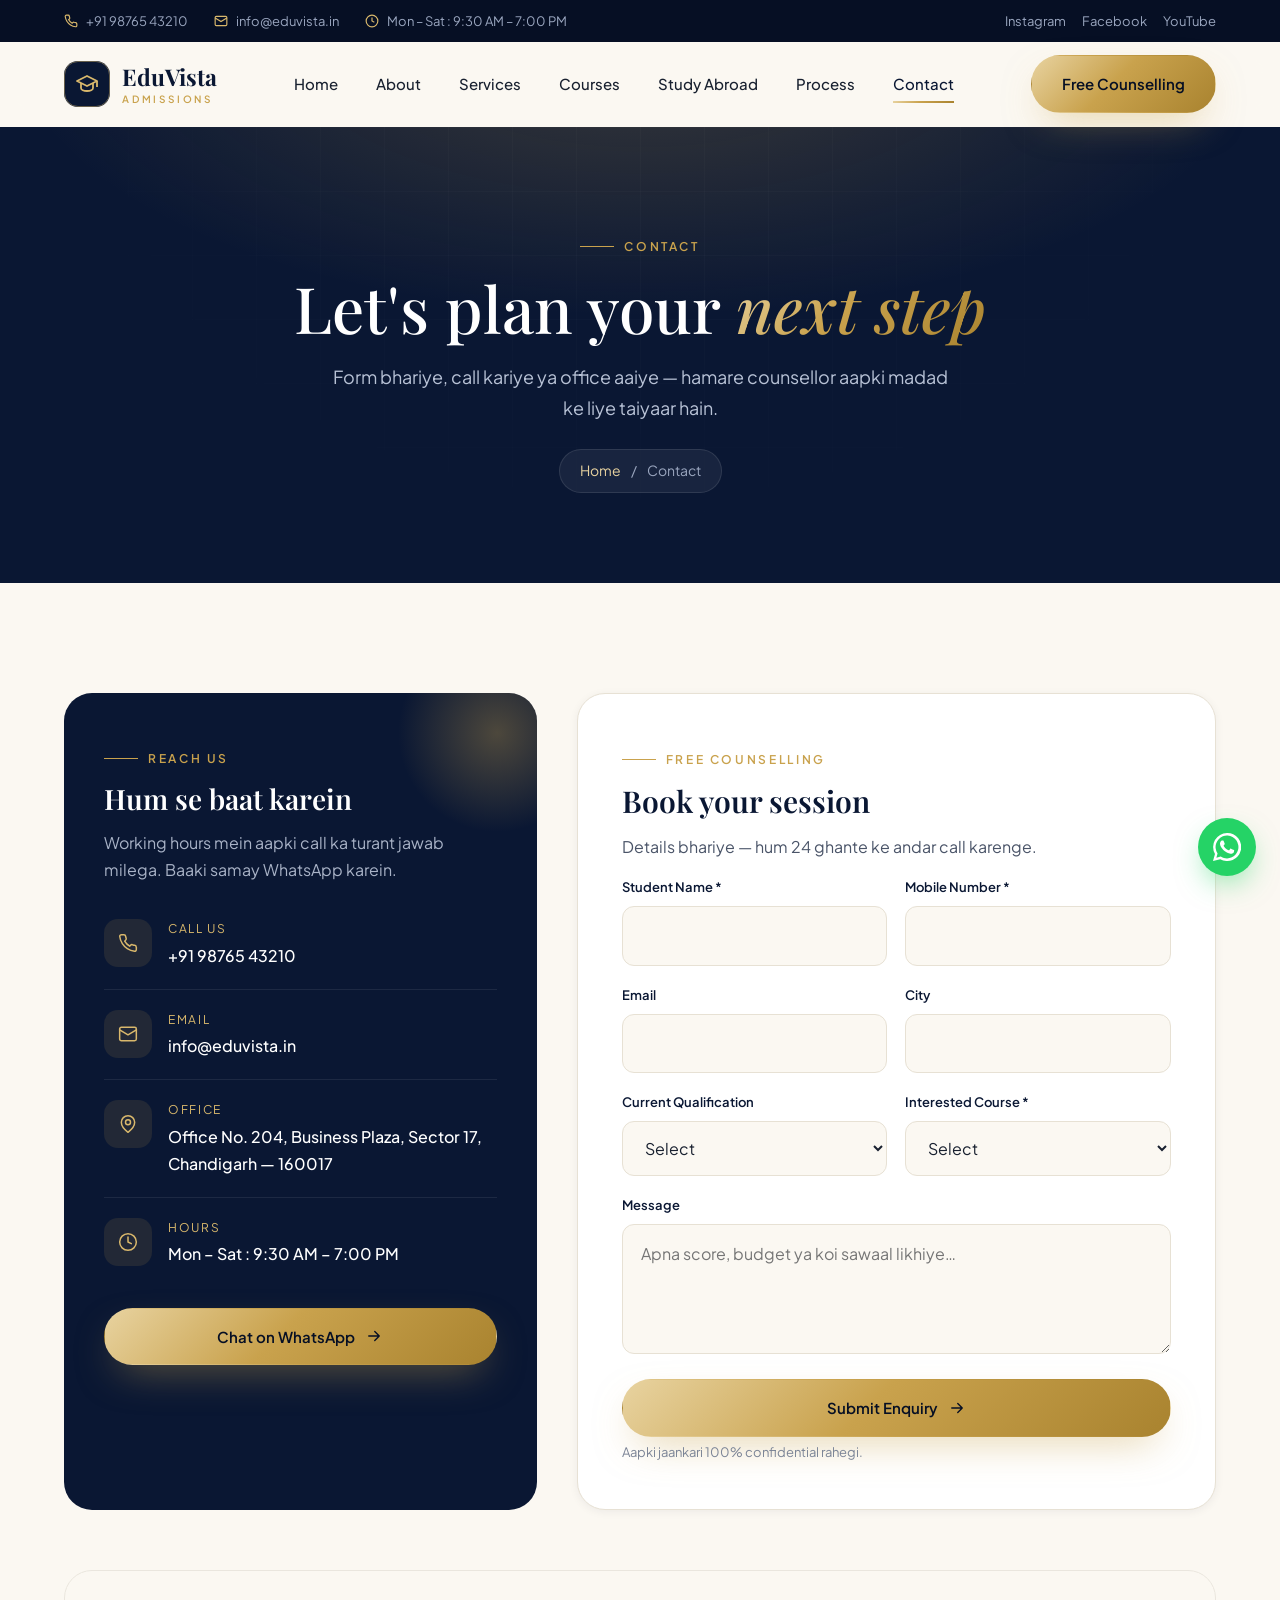
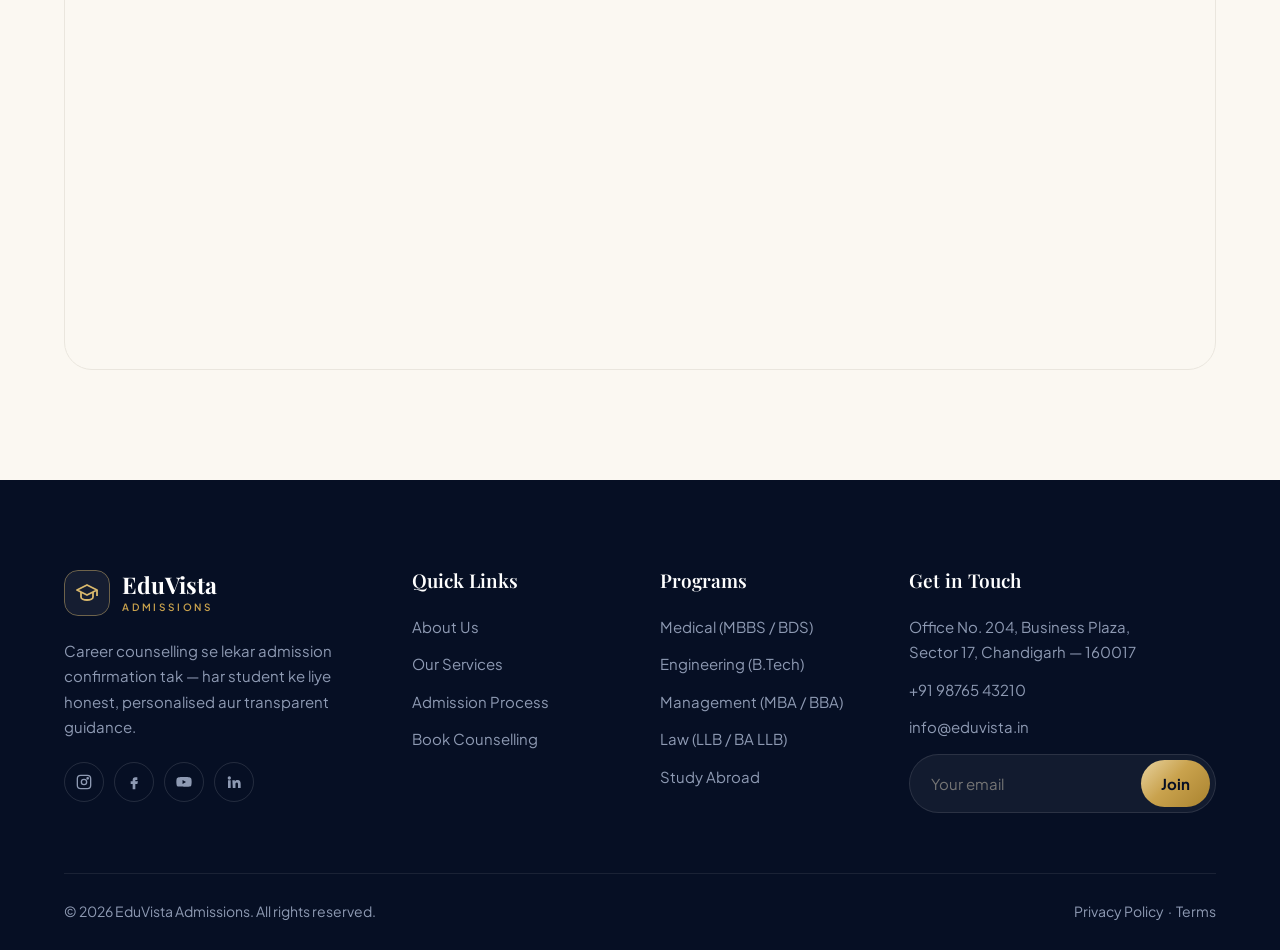
<file: contact.html>
<!doctype html>
<html lang="en">
<head>
  <meta charset="utf-8">
  <meta name="viewport" content="width=device-width, initial-scale=1">
  <title>Contact Us | EduVista Admissions</title>
  <meta name="description" content="EduVista Admissions se sampark karein — free counselling session book karein, call, WhatsApp ya office visit.">
  <meta name="theme-color" content="#0a1733">
  <link rel="icon" href="data:image/svg+xml,%3Csvg xmlns='http://www.w3.org/2000/svg' viewBox='0 0 64 64'%3E%3Crect width='64' height='64' rx='16' fill='%230a1733'/%3E%3Cpath d='M32 16 8 27l24 11 24-11zM18 32v9c0 4 6 8 14 8s14-4 14-8v-9' fill='none' stroke='%23d9b86c' stroke-width='4' stroke-linejoin='round'/%3E%3C/svg%3E">
  <link rel="preconnect" href="https://fonts.googleapis.com">
  <link rel="preconnect" href="https://fonts.gstatic.com" crossorigin>
  <link href="https://fonts.googleapis.com/css2?family=Playfair+Display:ital,wght@0,500;0,600;0,700;1,500;1,600&family=Plus+Jakarta+Sans:wght@400;500;600;700&display=swap" rel="stylesheet">
  <link rel="stylesheet" href="assets/css/style.css">
</head>
<body>

<div class="topbar">
  <div class="container">
    <div class="topbar__info">
      <a href="tel:+919876543210"><svg viewBox="0 0 24 24" fill="none" stroke="currentColor" stroke-width="2"><path d="M22 16.9v3a2 2 0 0 1-2.2 2 19.8 19.8 0 0 1-8.6-3.1 19.5 19.5 0 0 1-6-6A19.8 19.8 0 0 1 2.1 4.2 2 2 0 0 1 4.1 2h3a2 2 0 0 1 2 1.7c.1.9.4 1.8.7 2.7a2 2 0 0 1-.5 2.1L8 9.8a16 16 0 0 0 6 6l1.3-1.3a2 2 0 0 1 2.1-.4c.9.3 1.8.6 2.7.7a2 2 0 0 1 1.7 2z"/></svg>+91 98765 43210</a>
      <a href="mailto:info@eduvista.in"><svg viewBox="0 0 24 24" fill="none" stroke="currentColor" stroke-width="2"><rect x="2" y="4" width="20" height="16" rx="2"/><path d="m22 7-10 6L2 7"/></svg>info@eduvista.in</a>
      <span><svg viewBox="0 0 24 24" fill="none" stroke="currentColor" stroke-width="2"><circle cx="12" cy="12" r="10"/><path d="M12 6v6l4 2"/></svg>Mon – Sat : 9:30 AM – 7:00 PM</span>
    </div>
    <div class="topbar__social">
      <a href="#" aria-label="Instagram">Instagram</a>
      <a href="#" aria-label="Facebook">Facebook</a>
      <a href="#" aria-label="YouTube">YouTube</a>
    </div>
  </div>
</div>

<header class="header">
  <div class="container">
    <a href="index.html" class="logo" aria-label="EduVista Admissions home">
      <span class="logo__mark"><svg viewBox="0 0 24 24" fill="none" stroke="currentColor" stroke-width="1.8" stroke-linejoin="round"><path d="M12 4 2 9l10 5 10-5z"/><path d="M6 11v5c0 1.7 2.7 3 6 3s6-1.3 6-3v-5M22 9v6"/></svg></span>
      <span class="logo__text">EduVista<small>Admissions</small></span>
    </a>
    <nav class="nav" aria-label="Main">
      <a href="index.html">Home</a>
      <a href="about.html">About</a>
      <a href="services.html">Services</a>
      <a href="courses.html">Courses</a>
      <a href="study-abroad.html">Study Abroad</a>
      <a href="admission-process.html">Process</a>
      <a href="contact.html">Contact</a>
    </nav>
    <div class="header__cta">
      <a href="contact.html" class="btn btn--gold">Free Counselling</a>
      <button class="nav-toggle" aria-label="Menu" aria-expanded="false"><span></span></button>
    </div>
  </div>
</header>

<main>

<section class="page-hero">
  <div class="container">
    <span class="eyebrow reveal">Contact</span>
    <h1 class="reveal" data-delay="1">Let's plan your <span class="text-gold">next step</span></h1>
    <p class="reveal" data-delay="2">Form bhariye, call kariye ya office aaiye — hamare counsellor aapki madad ke liye taiyaar hain.</p>
    <div class="crumbs reveal" data-delay="3"><a href="index.html">Home</a> / <span>Contact</span></div>
  </div>
</section>

<section class="section">
  <div class="container">
    <div class="contact-wrap">
      <div class="contact-panel reveal">
        <span class="eyebrow">Reach Us</span>
        <h3>Hum se baat karein</h3>
        <p style="color:#a9b3c7">Working hours mein aapki call ka turant jawab milega. Baaki samay WhatsApp karein.</p>
        <div class="contact-item"><div class="icon"><svg viewBox="0 0 24 24" fill="none" stroke="currentColor" stroke-width="1.8" stroke-linecap="round" stroke-linejoin="round" aria-hidden="true"><path d="M22 16.9v3a2 2 0 0 1-2.2 2 19.8 19.8 0 0 1-8.6-3.1 19.5 19.5 0 0 1-6-6A19.8 19.8 0 0 1 2.1 4.2 2 2 0 0 1 4.1 2h3a2 2 0 0 1 2 1.7c.1.9.4 1.8.7 2.7a2 2 0 0 1-.5 2.1L8 9.8a16 16 0 0 0 6 6l1.3-1.3a2 2 0 0 1 2.1-.4c.9.3 1.8.6 2.7.7a2 2 0 0 1 1.7 2z"/></svg></div><div><small>Call Us</small><a href="tel:+919876543210">+91 98765 43210</a></div></div>
        <div class="contact-item"><div class="icon"><svg viewBox="0 0 24 24" fill="none" stroke="currentColor" stroke-width="1.8" stroke-linecap="round" stroke-linejoin="round" aria-hidden="true"><rect x="2" y="4" width="20" height="16" rx="2"/><path d="m22 7-10 6L2 7"/></svg></div><div><small>Email</small><a href="mailto:info@eduvista.in">info@eduvista.in</a></div></div>
        <div class="contact-item"><div class="icon"><svg viewBox="0 0 24 24" fill="none" stroke="currentColor" stroke-width="1.8" stroke-linecap="round" stroke-linejoin="round" aria-hidden="true"><path d="M20 10c0 6-8 12-8 12S4 16 4 10a8 8 0 0 1 16 0z"/><circle cx="12" cy="10" r="3"/></svg></div><div><small>Office</small><span>Office No. 204, Business Plaza, Sector 17, Chandigarh — 160017</span></div></div>
        <div class="contact-item"><div class="icon"><svg viewBox="0 0 24 24" fill="none" stroke="currentColor" stroke-width="1.8" stroke-linecap="round" stroke-linejoin="round" aria-hidden="true"><circle cx="12" cy="12" r="10"/><path d="M12 6v6l4 2"/></svg></div><div><small>Hours</small><span>Mon – Sat : 9:30 AM – 7:00 PM</span></div></div>
        <a href="https://wa.me/919876543210" target="_blank" rel="noopener" class="btn btn--gold btn--block" style="margin-top:20px">Chat on WhatsApp <svg viewBox="0 0 24 24" fill="none" stroke="currentColor" stroke-width="1.8" stroke-linecap="round" stroke-linejoin="round" aria-hidden="true"><path d="M5 12h14M13 6l6 6-6 6"/></svg></a>
      </div>

      <div class="form-card reveal" data-delay="1">
        <span class="eyebrow">Free Counselling</span>
        <h3>Book your session</h3>
        <p>Details bhariye — hum 24 ghante ke andar call karenge.</p>
        <form action="send-enquiry.php" method="post" data-enquiry>
          <div class="form-grid">
            <div class="field"><label for="f-name">Student Name *</label><input id="f-name" name="name" required></div>
            <div class="field"><label for="f-phone">Mobile Number *</label><input id="f-phone" name="phone" type="tel" pattern="[0-9+ ]{10,15}" required></div>
            <div class="field"><label for="f-email">Email</label><input id="f-email" name="email" type="email"></div>
            <div class="field"><label for="f-city">City</label><input id="f-city" name="city"></div>
            <div class="field"><label for="f-qual">Current Qualification</label>
              <select id="f-qual" name="qualification"><option value="">Select</option><option>Class 10</option><option>Class 11–12</option><option>12th Passed</option><option>Graduate</option><option>Post Graduate</option></select></div>
            <div class="field"><label for="f-course">Interested Course *</label>
              <select id="f-course" name="course" required><option value="">Select</option><option>Medical — MBBS / BDS / BAMS</option><option>Engineering — B.Tech / M.Tech</option><option>Management — BBA / MBA</option><option>Law — LLB / BA LLB</option><option>Nursing / Pharmacy / Paramedical</option><option>Study Abroad</option><option>Career Counselling only</option></select></div>
            <div class="field full"><label for="f-msg">Message</label><textarea id="f-msg" name="message" placeholder="Apna score, budget ya koi sawaal likhiye…"></textarea></div>
            <input class="hp" name="website" tabindex="-1" autocomplete="off">
            <input type="hidden" name="source" value="Contact page">
            <div class="full"><button type="submit" class="btn btn--gold btn--block">Submit Enquiry <svg viewBox="0 0 24 24" fill="none" stroke="currentColor" stroke-width="1.8" stroke-linecap="round" stroke-linejoin="round" aria-hidden="true"><path d="M5 12h14M13 6l6 6-6 6"/></svg></button><p class="form-note">Aapki jaankari 100% confidential rahegi.</p></div>
            <div class="form-status full" role="status"></div>
          </div>
        </form>
      </div>
    </div>

    <div class="map reveal">
      <iframe title="Office location" loading="lazy" referrerpolicy="no-referrer-when-downgrade" src="https://www.google.com/maps?q=Sector+17+Chandigarh&output=embed"></iframe>
    </div>
  </div>
</section>

</main>

<footer class="footer">
  <div class="container">
    <div class="footer__grid">
      <div>
        <a href="index.html" class="logo">
          <span class="logo__mark"><svg viewBox="0 0 24 24" fill="none" stroke="currentColor" stroke-width="1.8" stroke-linejoin="round"><path d="M12 4 2 9l10 5 10-5z"/><path d="M6 11v5c0 1.7 2.7 3 6 3s6-1.3 6-3v-5M22 9v6"/></svg></span>
          <span class="logo__text">EduVista<small>Admissions</small></span>
        </a>
        <p>Career counselling se lekar admission confirmation tak — har student ke liye honest, personalised aur transparent guidance.</p>
        <div class="socials">
          <a href="#" aria-label="Instagram"><svg viewBox="0 0 24 24" fill="none" stroke="currentColor" stroke-width="2"><rect x="2" y="2" width="20" height="20" rx="5"/><circle cx="12" cy="12" r="4"/><circle cx="17.5" cy="6.5" r="1" fill="currentColor"/></svg></a>
          <a href="#" aria-label="Facebook"><svg viewBox="0 0 24 24" fill="currentColor"><path d="M14 9h3V5h-3c-2.8 0-4 1.8-4 4.5V11H7v4h3v8h4v-8h3l1-4h-4V9.5c0-.4.3-.5.5-.5z"/></svg></a>
          <a href="#" aria-label="YouTube"><svg viewBox="0 0 24 24" fill="currentColor"><path d="M23 7.2a3 3 0 0 0-2.1-2.1C19 4.6 12 4.6 12 4.6s-7 0-8.9.5A3 3 0 0 0 1 7.2 31 31 0 0 0 .5 12a31 31 0 0 0 .5 4.8 3 3 0 0 0 2.1 2.1c1.9.5 8.9.5 8.9.5s7 0 8.9-.5a3 3 0 0 0 2.1-2.1 31 31 0 0 0 .5-4.8 31 31 0 0 0-.5-4.8zM9.8 15V9l5.2 3z"/></svg></a>
          <a href="#" aria-label="LinkedIn"><svg viewBox="0 0 24 24" fill="currentColor"><path d="M4.98 3.5a2.5 2.5 0 1 1 0 5 2.5 2.5 0 0 1 0-5zM3 9.5h4V21H3zM9.5 9.5h3.8v1.6h.1c.5-1 1.8-2 3.8-2 4 0 4.8 2.6 4.8 6V21h-4v-5.2c0-1.3 0-2.9-1.8-2.9s-2 1.4-2 2.8V21h-4z"/></svg></a>
        </div>
      </div>
      <div>
        <h4>Quick Links</h4>
        <ul>
          <li><a href="about.html">About Us</a></li>
          <li><a href="services.html">Our Services</a></li>
          <li><a href="admission-process.html">Admission Process</a></li>
          <li><a href="contact.html">Book Counselling</a></li>
        </ul>
      </div>
      <div>
        <h4>Programs</h4>
        <ul>
          <li><a href="courses.html">Medical (MBBS / BDS)</a></li>
          <li><a href="courses.html">Engineering (B.Tech)</a></li>
          <li><a href="courses.html">Management (MBA / BBA)</a></li>
          <li><a href="courses.html">Law (LLB / BA LLB)</a></li>
          <li><a href="study-abroad.html">Study Abroad</a></li>
        </ul>
      </div>
      <div>
        <h4>Get in Touch</h4>
        <ul>
          <li>Office No. 204, Business Plaza,<br>Sector 17, Chandigarh — 160017</li>
          <li><a href="tel:+919876543210">+91 98765 43210</a></li>
          <li><a href="mailto:info@eduvista.in">info@eduvista.in</a></li>
        </ul>
        <form class="newsletter" onsubmit="this.querySelector('button').textContent='Subscribed ✓';this.reset();return false;">
          <input type="email" placeholder="Your email" required aria-label="Email">
          <button type="submit">Join</button>
        </form>
      </div>
    </div>
    <div class="footer__bottom">
      <span>© <span data-year>2026</span> EduVista Admissions. All rights reserved.</span>
      <span><a href="#">Privacy Policy</a> &nbsp;·&nbsp; <a href="#">Terms</a></span>
    </div>
  </div>
</footer>

<a href="https://wa.me/919876543210?text=Hello%2C%20I%20need%20admission%20guidance" class="wa-float" target="_blank" rel="noopener" aria-label="WhatsApp">
  <svg viewBox="0 0 24 24" fill="currentColor"><path d="M17.5 14.4c-.3-.1-1.8-.9-2-1-.3-.1-.5-.1-.7.1l-.9 1.2c-.2.2-.3.2-.6.1-.3-.1-1.3-.5-2.4-1.5-.9-.8-1.5-1.8-1.7-2.1-.2-.3 0-.5.1-.6l.4-.5.3-.5v-.5l-.9-2.2c-.2-.6-.5-.5-.7-.5h-.6c-.2 0-.5.1-.8.4-.3.3-1 1-1 2.5s1.1 2.9 1.2 3.1c.1.2 2.1 3.2 5.1 4.5 2.5 1 3 .8 3.6.8.6-.1 1.8-.7 2-1.5.3-.7.3-1.3.2-1.5-.1-.1-.3-.2-.6-.3zM12 21.8c-1.8 0-3.5-.5-5-1.4l-.4-.2-3.7 1 1-3.6-.2-.4A9.8 9.8 0 1 1 12 21.8zM12 0a12 12 0 0 0-10.3 18L0 24l6.2-1.6A12 12 0 1 0 12 0z"/></svg>
</a>
<button class="to-top" aria-label="Back to top"><svg viewBox="0 0 24 24" fill="none" stroke="currentColor" stroke-width="2.4"><path d="m18 15-6-6-6 6"/></svg></button>

<script src="assets/js/main.js"></script>
</body>
</html>
</file>
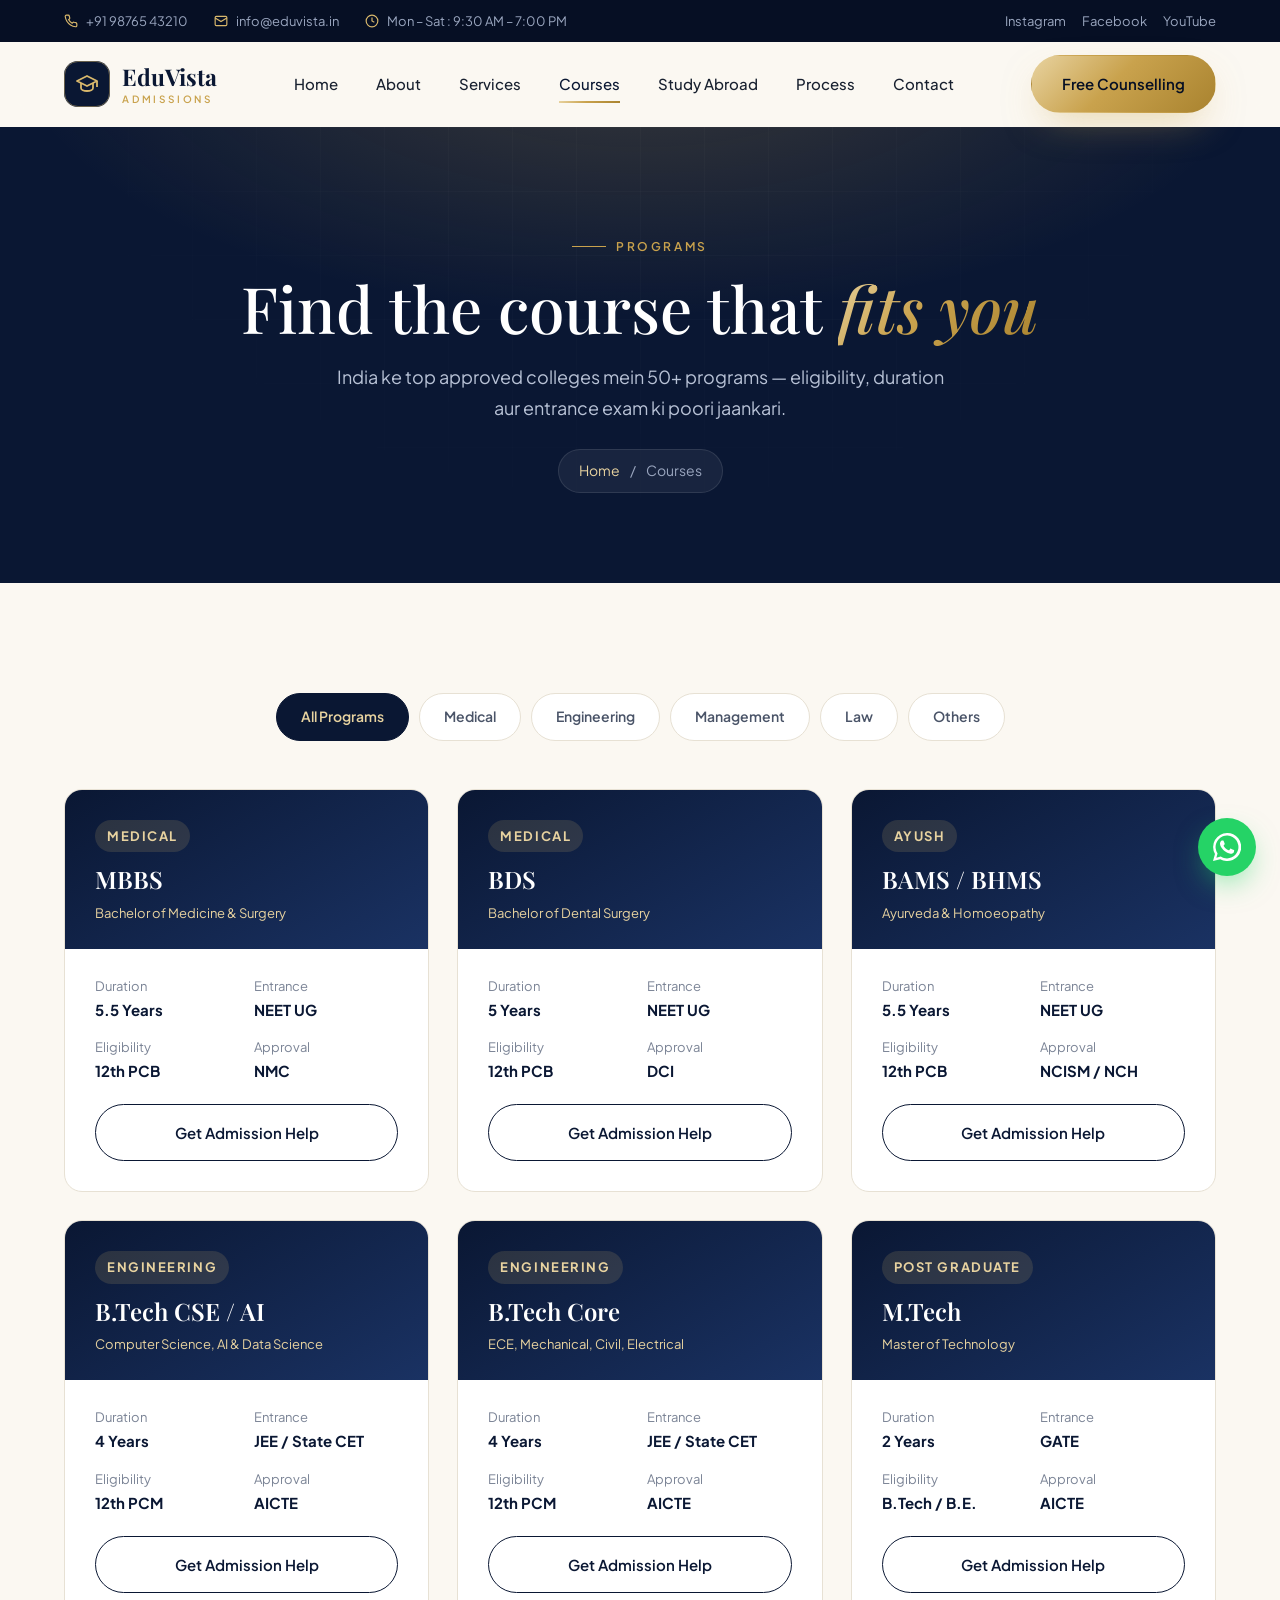
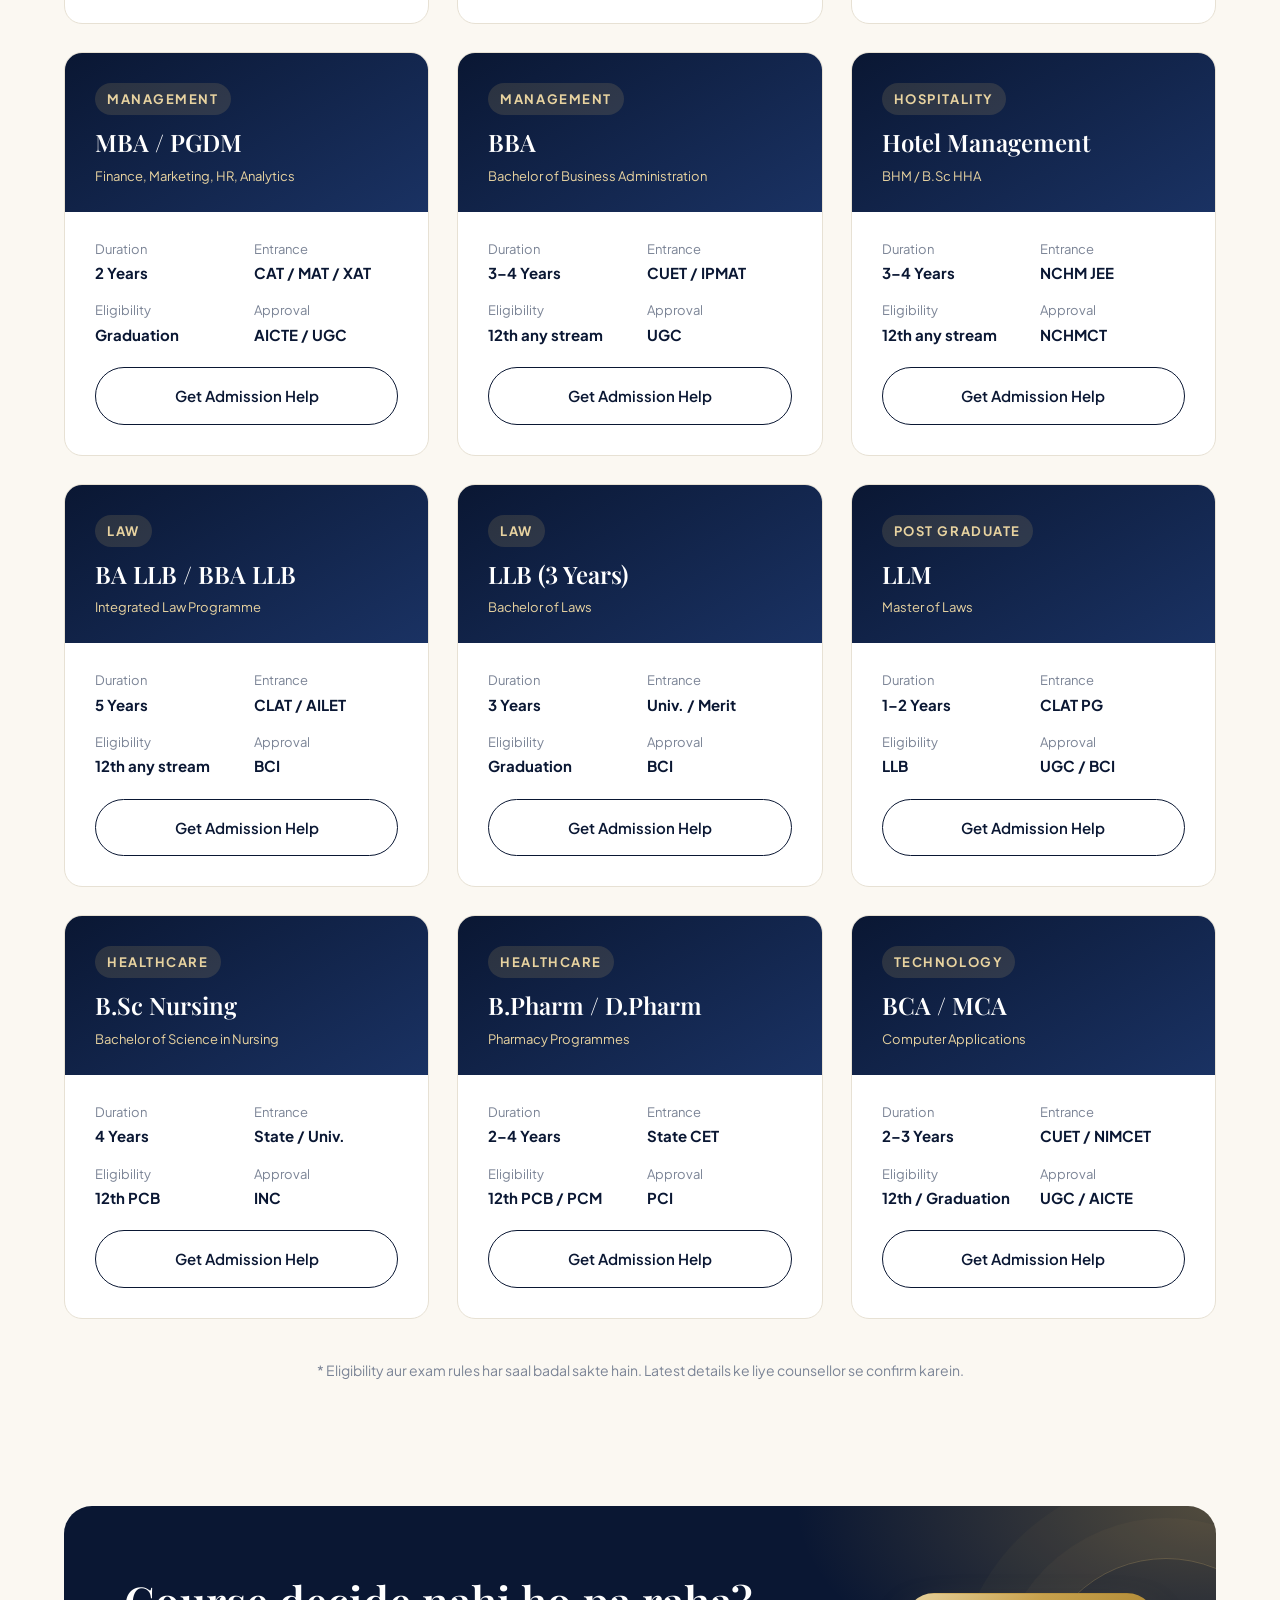
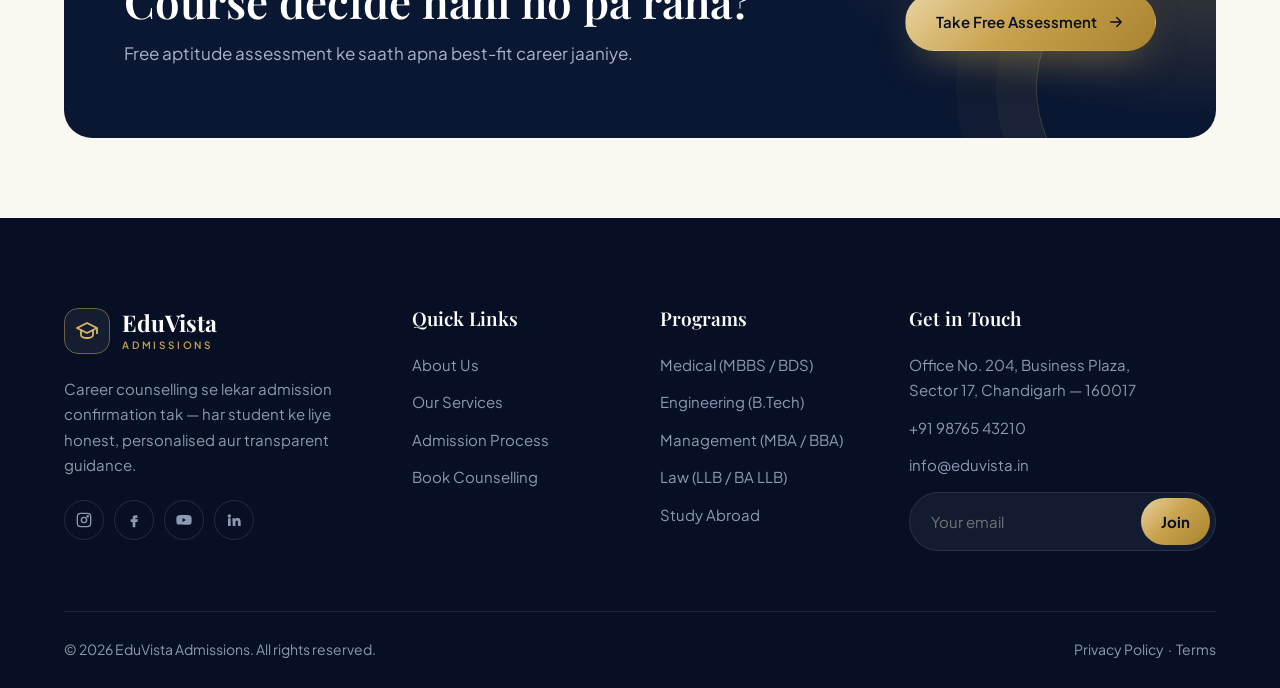
<file: courses.html>
<!doctype html>
<html lang="en">
<head>
  <meta charset="utf-8">
  <meta name="viewport" content="width=device-width, initial-scale=1">
  <title>Courses &amp; Programs | EduVista Admissions</title>
  <meta name="description" content="MBBS, BDS, B.Tech, MBA, BBA, LLB, Nursing, Pharmacy aur bahut kuch — eligibility, duration aur entrance exam details ke saath.">
  <meta name="theme-color" content="#0a1733">
  <link rel="icon" href="data:image/svg+xml,%3Csvg xmlns='http://www.w3.org/2000/svg' viewBox='0 0 64 64'%3E%3Crect width='64' height='64' rx='16' fill='%230a1733'/%3E%3Cpath d='M32 16 8 27l24 11 24-11zM18 32v9c0 4 6 8 14 8s14-4 14-8v-9' fill='none' stroke='%23d9b86c' stroke-width='4' stroke-linejoin='round'/%3E%3C/svg%3E">
  <link rel="preconnect" href="https://fonts.googleapis.com">
  <link rel="preconnect" href="https://fonts.gstatic.com" crossorigin>
  <link href="https://fonts.googleapis.com/css2?family=Playfair+Display:ital,wght@0,500;0,600;0,700;1,500;1,600&family=Plus+Jakarta+Sans:wght@400;500;600;700&display=swap" rel="stylesheet">
  <link rel="stylesheet" href="assets/css/style.css">
</head>
<body>

<div class="topbar">
  <div class="container">
    <div class="topbar__info">
      <a href="tel:+919876543210"><svg viewBox="0 0 24 24" fill="none" stroke="currentColor" stroke-width="2"><path d="M22 16.9v3a2 2 0 0 1-2.2 2 19.8 19.8 0 0 1-8.6-3.1 19.5 19.5 0 0 1-6-6A19.8 19.8 0 0 1 2.1 4.2 2 2 0 0 1 4.1 2h3a2 2 0 0 1 2 1.7c.1.9.4 1.8.7 2.7a2 2 0 0 1-.5 2.1L8 9.8a16 16 0 0 0 6 6l1.3-1.3a2 2 0 0 1 2.1-.4c.9.3 1.8.6 2.7.7a2 2 0 0 1 1.7 2z"/></svg>+91 98765 43210</a>
      <a href="mailto:info@eduvista.in"><svg viewBox="0 0 24 24" fill="none" stroke="currentColor" stroke-width="2"><rect x="2" y="4" width="20" height="16" rx="2"/><path d="m22 7-10 6L2 7"/></svg>info@eduvista.in</a>
      <span><svg viewBox="0 0 24 24" fill="none" stroke="currentColor" stroke-width="2"><circle cx="12" cy="12" r="10"/><path d="M12 6v6l4 2"/></svg>Mon – Sat : 9:30 AM – 7:00 PM</span>
    </div>
    <div class="topbar__social">
      <a href="#" aria-label="Instagram">Instagram</a>
      <a href="#" aria-label="Facebook">Facebook</a>
      <a href="#" aria-label="YouTube">YouTube</a>
    </div>
  </div>
</div>

<header class="header">
  <div class="container">
    <a href="index.html" class="logo" aria-label="EduVista Admissions home">
      <span class="logo__mark"><svg viewBox="0 0 24 24" fill="none" stroke="currentColor" stroke-width="1.8" stroke-linejoin="round"><path d="M12 4 2 9l10 5 10-5z"/><path d="M6 11v5c0 1.7 2.7 3 6 3s6-1.3 6-3v-5M22 9v6"/></svg></span>
      <span class="logo__text">EduVista<small>Admissions</small></span>
    </a>
    <nav class="nav" aria-label="Main">
      <a href="index.html">Home</a>
      <a href="about.html">About</a>
      <a href="services.html">Services</a>
      <a href="courses.html">Courses</a>
      <a href="study-abroad.html">Study Abroad</a>
      <a href="admission-process.html">Process</a>
      <a href="contact.html">Contact</a>
    </nav>
    <div class="header__cta">
      <a href="contact.html" class="btn btn--gold">Free Counselling</a>
      <button class="nav-toggle" aria-label="Menu" aria-expanded="false"><span></span></button>
    </div>
  </div>
</header>

<main>

<section class="page-hero">
  <div class="container">
    <span class="eyebrow reveal">Programs</span>
    <h1 class="reveal" data-delay="1">Find the course that <span class="text-gold">fits you</span></h1>
    <p class="reveal" data-delay="2">India ke top approved colleges mein 50+ programs — eligibility, duration aur entrance exam ki poori jaankari.</p>
    <div class="crumbs reveal" data-delay="3"><a href="index.html">Home</a> / <span>Courses</span></div>
  </div>
</section>

<section class="section">
  <div class="container">
    <div class="tabs reveal" role="tablist">
      <button class="tab active" data-filter="all">All Programs</button>
      <button class="tab" data-filter="medical">Medical</button>
      <button class="tab" data-filter="engineering">Engineering</button>
      <button class="tab" data-filter="management">Management</button>
      <button class="tab" data-filter="law">Law</button>
      <button class="tab" data-filter="other">Others</button>
    </div>

    <div class="grid grid--3">
      <div class="card course" data-cat="medical"><div class="course__head"><span class="course__pill">Medical</span><h3>MBBS</h3><span>Bachelor of Medicine & Surgery</span></div><div class="course__body">
        <div class="course__meta"><div>Duration<b>5.5 Years</b></div><div>Entrance<b>NEET UG</b></div><div>Eligibility<b>12th PCB</b></div><div>Approval<b>NMC</b></div></div>
        <a href="contact.html" class="btn btn--outline btn--block">Get Admission Help</a></div></div>
      <div class="card course" data-cat="medical"><div class="course__head"><span class="course__pill">Medical</span><h3>BDS</h3><span>Bachelor of Dental Surgery</span></div><div class="course__body">
        <div class="course__meta"><div>Duration<b>5 Years</b></div><div>Entrance<b>NEET UG</b></div><div>Eligibility<b>12th PCB</b></div><div>Approval<b>DCI</b></div></div>
        <a href="contact.html" class="btn btn--outline btn--block">Get Admission Help</a></div></div>
      <div class="card course" data-cat="medical"><div class="course__head"><span class="course__pill">AYUSH</span><h3>BAMS / BHMS</h3><span>Ayurveda & Homoeopathy</span></div><div class="course__body">
        <div class="course__meta"><div>Duration<b>5.5 Years</b></div><div>Entrance<b>NEET UG</b></div><div>Eligibility<b>12th PCB</b></div><div>Approval<b>NCISM / NCH</b></div></div>
        <a href="contact.html" class="btn btn--outline btn--block">Get Admission Help</a></div></div>

      <div class="card course" data-cat="engineering"><div class="course__head"><span class="course__pill">Engineering</span><h3>B.Tech CSE / AI</h3><span>Computer Science, AI & Data Science</span></div><div class="course__body">
        <div class="course__meta"><div>Duration<b>4 Years</b></div><div>Entrance<b>JEE / State CET</b></div><div>Eligibility<b>12th PCM</b></div><div>Approval<b>AICTE</b></div></div>
        <a href="contact.html" class="btn btn--outline btn--block">Get Admission Help</a></div></div>
      <div class="card course" data-cat="engineering"><div class="course__head"><span class="course__pill">Engineering</span><h3>B.Tech Core</h3><span>ECE, Mechanical, Civil, Electrical</span></div><div class="course__body">
        <div class="course__meta"><div>Duration<b>4 Years</b></div><div>Entrance<b>JEE / State CET</b></div><div>Eligibility<b>12th PCM</b></div><div>Approval<b>AICTE</b></div></div>
        <a href="contact.html" class="btn btn--outline btn--block">Get Admission Help</a></div></div>
      <div class="card course" data-cat="engineering"><div class="course__head"><span class="course__pill">Post Graduate</span><h3>M.Tech</h3><span>Master of Technology</span></div><div class="course__body">
        <div class="course__meta"><div>Duration<b>2 Years</b></div><div>Entrance<b>GATE</b></div><div>Eligibility<b>B.Tech / B.E.</b></div><div>Approval<b>AICTE</b></div></div>
        <a href="contact.html" class="btn btn--outline btn--block">Get Admission Help</a></div></div>

      <div class="card course" data-cat="management"><div class="course__head"><span class="course__pill">Management</span><h3>MBA / PGDM</h3><span>Finance, Marketing, HR, Analytics</span></div><div class="course__body">
        <div class="course__meta"><div>Duration<b>2 Years</b></div><div>Entrance<b>CAT / MAT / XAT</b></div><div>Eligibility<b>Graduation</b></div><div>Approval<b>AICTE / UGC</b></div></div>
        <a href="contact.html" class="btn btn--outline btn--block">Get Admission Help</a></div></div>
      <div class="card course" data-cat="management"><div class="course__head"><span class="course__pill">Management</span><h3>BBA</h3><span>Bachelor of Business Administration</span></div><div class="course__body">
        <div class="course__meta"><div>Duration<b>3–4 Years</b></div><div>Entrance<b>CUET / IPMAT</b></div><div>Eligibility<b>12th any stream</b></div><div>Approval<b>UGC</b></div></div>
        <a href="contact.html" class="btn btn--outline btn--block">Get Admission Help</a></div></div>
      <div class="card course" data-cat="management"><div class="course__head"><span class="course__pill">Hospitality</span><h3>Hotel Management</h3><span>BHM / B.Sc HHA</span></div><div class="course__body">
        <div class="course__meta"><div>Duration<b>3–4 Years</b></div><div>Entrance<b>NCHM JEE</b></div><div>Eligibility<b>12th any stream</b></div><div>Approval<b>NCHMCT</b></div></div>
        <a href="contact.html" class="btn btn--outline btn--block">Get Admission Help</a></div></div>

      <div class="card course" data-cat="law"><div class="course__head"><span class="course__pill">Law</span><h3>BA LLB / BBA LLB</h3><span>Integrated Law Programme</span></div><div class="course__body">
        <div class="course__meta"><div>Duration<b>5 Years</b></div><div>Entrance<b>CLAT / AILET</b></div><div>Eligibility<b>12th any stream</b></div><div>Approval<b>BCI</b></div></div>
        <a href="contact.html" class="btn btn--outline btn--block">Get Admission Help</a></div></div>
      <div class="card course" data-cat="law"><div class="course__head"><span class="course__pill">Law</span><h3>LLB (3 Years)</h3><span>Bachelor of Laws</span></div><div class="course__body">
        <div class="course__meta"><div>Duration<b>3 Years</b></div><div>Entrance<b>Univ. / Merit</b></div><div>Eligibility<b>Graduation</b></div><div>Approval<b>BCI</b></div></div>
        <a href="contact.html" class="btn btn--outline btn--block">Get Admission Help</a></div></div>
      <div class="card course" data-cat="law"><div class="course__head"><span class="course__pill">Post Graduate</span><h3>LLM</h3><span>Master of Laws</span></div><div class="course__body">
        <div class="course__meta"><div>Duration<b>1–2 Years</b></div><div>Entrance<b>CLAT PG</b></div><div>Eligibility<b>LLB</b></div><div>Approval<b>UGC / BCI</b></div></div>
        <a href="contact.html" class="btn btn--outline btn--block">Get Admission Help</a></div></div>

      <div class="card course" data-cat="other"><div class="course__head"><span class="course__pill">Healthcare</span><h3>B.Sc Nursing</h3><span>Bachelor of Science in Nursing</span></div><div class="course__body">
        <div class="course__meta"><div>Duration<b>4 Years</b></div><div>Entrance<b>State / Univ.</b></div><div>Eligibility<b>12th PCB</b></div><div>Approval<b>INC</b></div></div>
        <a href="contact.html" class="btn btn--outline btn--block">Get Admission Help</a></div></div>
      <div class="card course" data-cat="other"><div class="course__head"><span class="course__pill">Healthcare</span><h3>B.Pharm / D.Pharm</h3><span>Pharmacy Programmes</span></div><div class="course__body">
        <div class="course__meta"><div>Duration<b>2–4 Years</b></div><div>Entrance<b>State CET</b></div><div>Eligibility<b>12th PCB / PCM</b></div><div>Approval<b>PCI</b></div></div>
        <a href="contact.html" class="btn btn--outline btn--block">Get Admission Help</a></div></div>
      <div class="card course" data-cat="other"><div class="course__head"><span class="course__pill">Technology</span><h3>BCA / MCA</h3><span>Computer Applications</span></div><div class="course__body">
        <div class="course__meta"><div>Duration<b>2–3 Years</b></div><div>Entrance<b>CUET / NIMCET</b></div><div>Eligibility<b>12th / Graduation</b></div><div>Approval<b>UGC / AICTE</b></div></div>
        <a href="contact.html" class="btn btn--outline btn--block">Get Admission Help</a></div></div>
    </div>
    <p class="center" style="margin-top:40px;font-size:14px;color:var(--ink-mute)">* Eligibility aur exam rules har saal badal sakte hain. Latest details ke liye counsellor se confirm karein.</p>
  </div>
</section>

<section class="section--tight" style="padding-top:0">
  <div class="container">
    <div class="cta reveal">
      <div><h2>Course decide nahi ho pa raha?</h2><p>Free aptitude assessment ke saath apna best-fit career jaaniye.</p></div>
      <div class="cta__actions"><a href="contact.html" class="btn btn--gold">Take Free Assessment <svg viewBox="0 0 24 24" fill="none" stroke="currentColor" stroke-width="1.8" stroke-linecap="round" stroke-linejoin="round" aria-hidden="true"><path d="M5 12h14M13 6l6 6-6 6"/></svg></a></div>
    </div>
  </div>
</section>

</main>

<footer class="footer">
  <div class="container">
    <div class="footer__grid">
      <div>
        <a href="index.html" class="logo">
          <span class="logo__mark"><svg viewBox="0 0 24 24" fill="none" stroke="currentColor" stroke-width="1.8" stroke-linejoin="round"><path d="M12 4 2 9l10 5 10-5z"/><path d="M6 11v5c0 1.7 2.7 3 6 3s6-1.3 6-3v-5M22 9v6"/></svg></span>
          <span class="logo__text">EduVista<small>Admissions</small></span>
        </a>
        <p>Career counselling se lekar admission confirmation tak — har student ke liye honest, personalised aur transparent guidance.</p>
        <div class="socials">
          <a href="#" aria-label="Instagram"><svg viewBox="0 0 24 24" fill="none" stroke="currentColor" stroke-width="2"><rect x="2" y="2" width="20" height="20" rx="5"/><circle cx="12" cy="12" r="4"/><circle cx="17.5" cy="6.5" r="1" fill="currentColor"/></svg></a>
          <a href="#" aria-label="Facebook"><svg viewBox="0 0 24 24" fill="currentColor"><path d="M14 9h3V5h-3c-2.8 0-4 1.8-4 4.5V11H7v4h3v8h4v-8h3l1-4h-4V9.5c0-.4.3-.5.5-.5z"/></svg></a>
          <a href="#" aria-label="YouTube"><svg viewBox="0 0 24 24" fill="currentColor"><path d="M23 7.2a3 3 0 0 0-2.1-2.1C19 4.6 12 4.6 12 4.6s-7 0-8.9.5A3 3 0 0 0 1 7.2 31 31 0 0 0 .5 12a31 31 0 0 0 .5 4.8 3 3 0 0 0 2.1 2.1c1.9.5 8.9.5 8.9.5s7 0 8.9-.5a3 3 0 0 0 2.1-2.1 31 31 0 0 0 .5-4.8 31 31 0 0 0-.5-4.8zM9.8 15V9l5.2 3z"/></svg></a>
          <a href="#" aria-label="LinkedIn"><svg viewBox="0 0 24 24" fill="currentColor"><path d="M4.98 3.5a2.5 2.5 0 1 1 0 5 2.5 2.5 0 0 1 0-5zM3 9.5h4V21H3zM9.5 9.5h3.8v1.6h.1c.5-1 1.8-2 3.8-2 4 0 4.8 2.6 4.8 6V21h-4v-5.2c0-1.3 0-2.9-1.8-2.9s-2 1.4-2 2.8V21h-4z"/></svg></a>
        </div>
      </div>
      <div>
        <h4>Quick Links</h4>
        <ul>
          <li><a href="about.html">About Us</a></li>
          <li><a href="services.html">Our Services</a></li>
          <li><a href="admission-process.html">Admission Process</a></li>
          <li><a href="contact.html">Book Counselling</a></li>
        </ul>
      </div>
      <div>
        <h4>Programs</h4>
        <ul>
          <li><a href="courses.html">Medical (MBBS / BDS)</a></li>
          <li><a href="courses.html">Engineering (B.Tech)</a></li>
          <li><a href="courses.html">Management (MBA / BBA)</a></li>
          <li><a href="courses.html">Law (LLB / BA LLB)</a></li>
          <li><a href="study-abroad.html">Study Abroad</a></li>
        </ul>
      </div>
      <div>
        <h4>Get in Touch</h4>
        <ul>
          <li>Office No. 204, Business Plaza,<br>Sector 17, Chandigarh — 160017</li>
          <li><a href="tel:+919876543210">+91 98765 43210</a></li>
          <li><a href="mailto:info@eduvista.in">info@eduvista.in</a></li>
        </ul>
        <form class="newsletter" onsubmit="this.querySelector('button').textContent='Subscribed ✓';this.reset();return false;">
          <input type="email" placeholder="Your email" required aria-label="Email">
          <button type="submit">Join</button>
        </form>
      </div>
    </div>
    <div class="footer__bottom">
      <span>© <span data-year>2026</span> EduVista Admissions. All rights reserved.</span>
      <span><a href="#">Privacy Policy</a> &nbsp;·&nbsp; <a href="#">Terms</a></span>
    </div>
  </div>
</footer>

<a href="https://wa.me/919876543210?text=Hello%2C%20I%20need%20admission%20guidance" class="wa-float" target="_blank" rel="noopener" aria-label="WhatsApp">
  <svg viewBox="0 0 24 24" fill="currentColor"><path d="M17.5 14.4c-.3-.1-1.8-.9-2-1-.3-.1-.5-.1-.7.1l-.9 1.2c-.2.2-.3.2-.6.1-.3-.1-1.3-.5-2.4-1.5-.9-.8-1.5-1.8-1.7-2.1-.2-.3 0-.5.1-.6l.4-.5.3-.5v-.5l-.9-2.2c-.2-.6-.5-.5-.7-.5h-.6c-.2 0-.5.1-.8.4-.3.3-1 1-1 2.5s1.1 2.9 1.2 3.1c.1.2 2.1 3.2 5.1 4.5 2.5 1 3 .8 3.6.8.6-.1 1.8-.7 2-1.5.3-.7.3-1.3.2-1.5-.1-.1-.3-.2-.6-.3zM12 21.8c-1.8 0-3.5-.5-5-1.4l-.4-.2-3.7 1 1-3.6-.2-.4A9.8 9.8 0 1 1 12 21.8zM12 0a12 12 0 0 0-10.3 18L0 24l6.2-1.6A12 12 0 1 0 12 0z"/></svg>
</a>
<button class="to-top" aria-label="Back to top"><svg viewBox="0 0 24 24" fill="none" stroke="currentColor" stroke-width="2.4"><path d="m18 15-6-6-6 6"/></svg></button>

<script src="assets/js/main.js"></script>
</body>
</html>
</file>
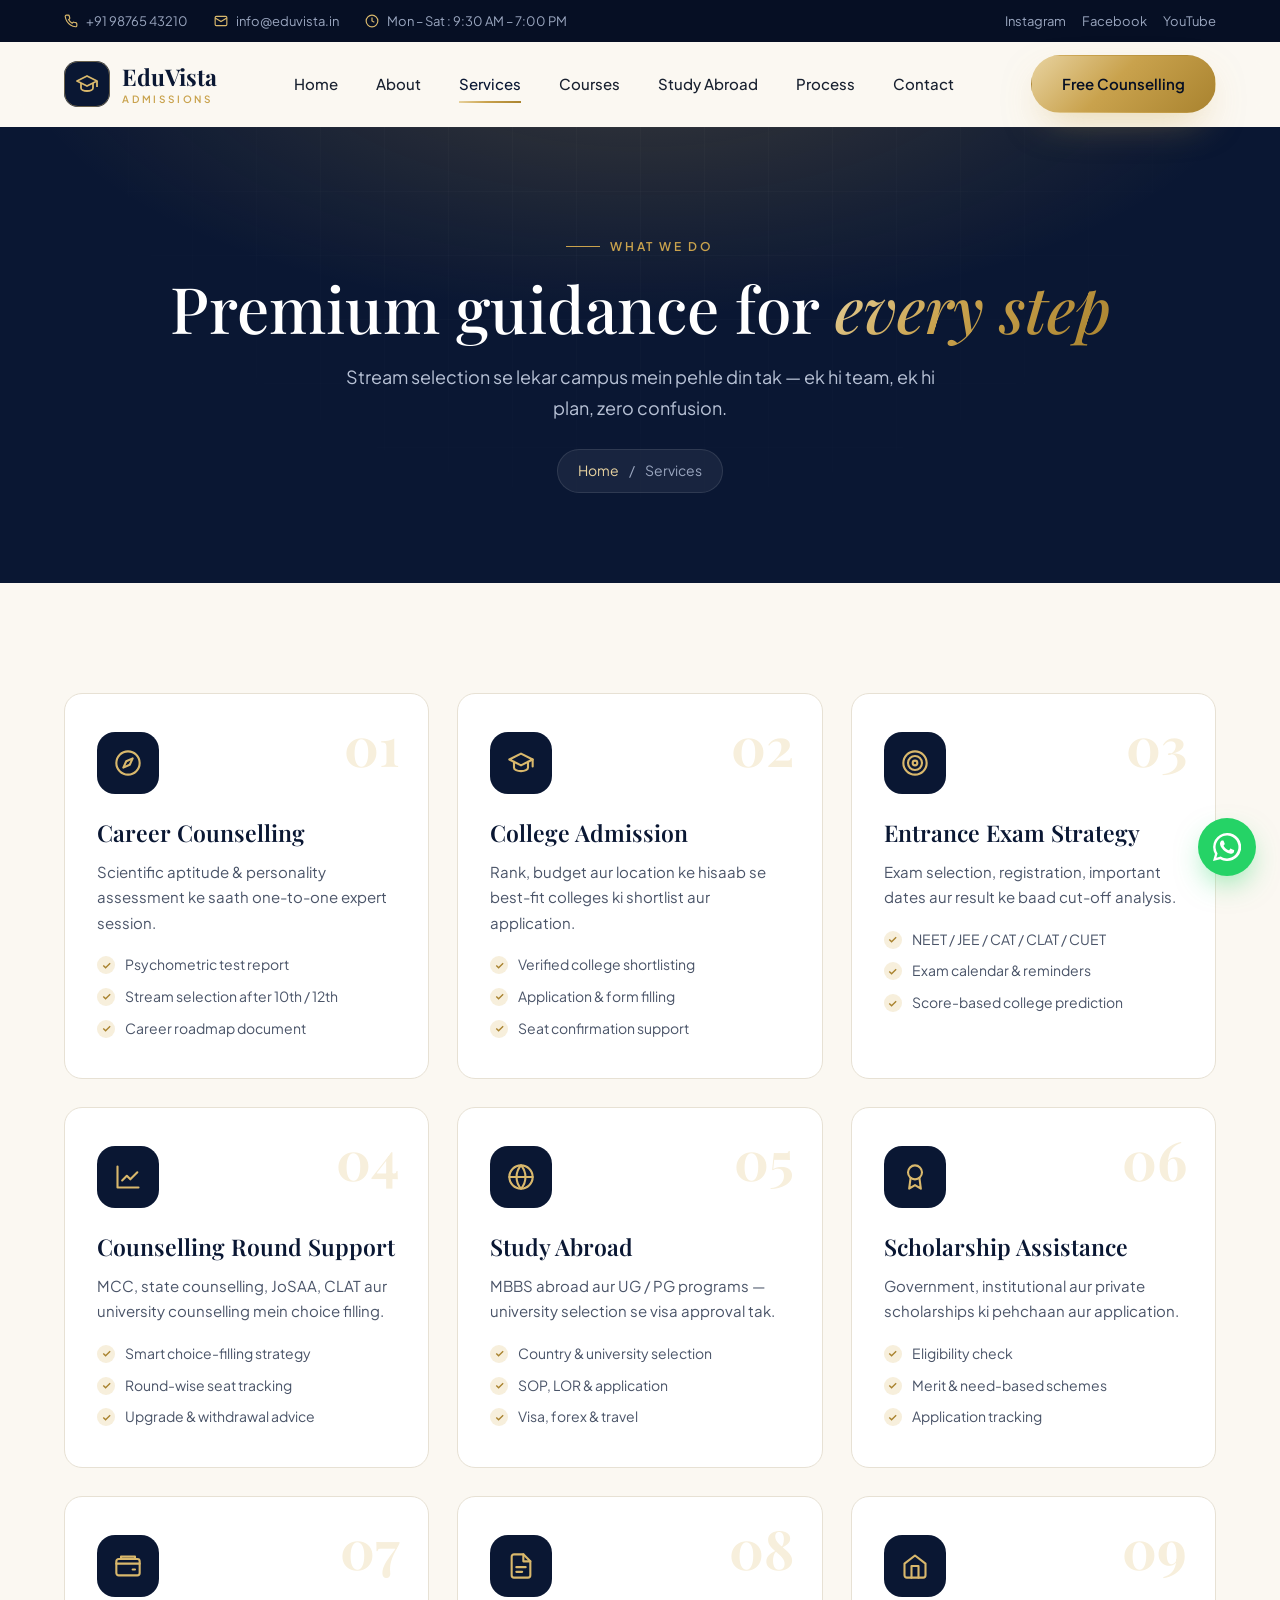
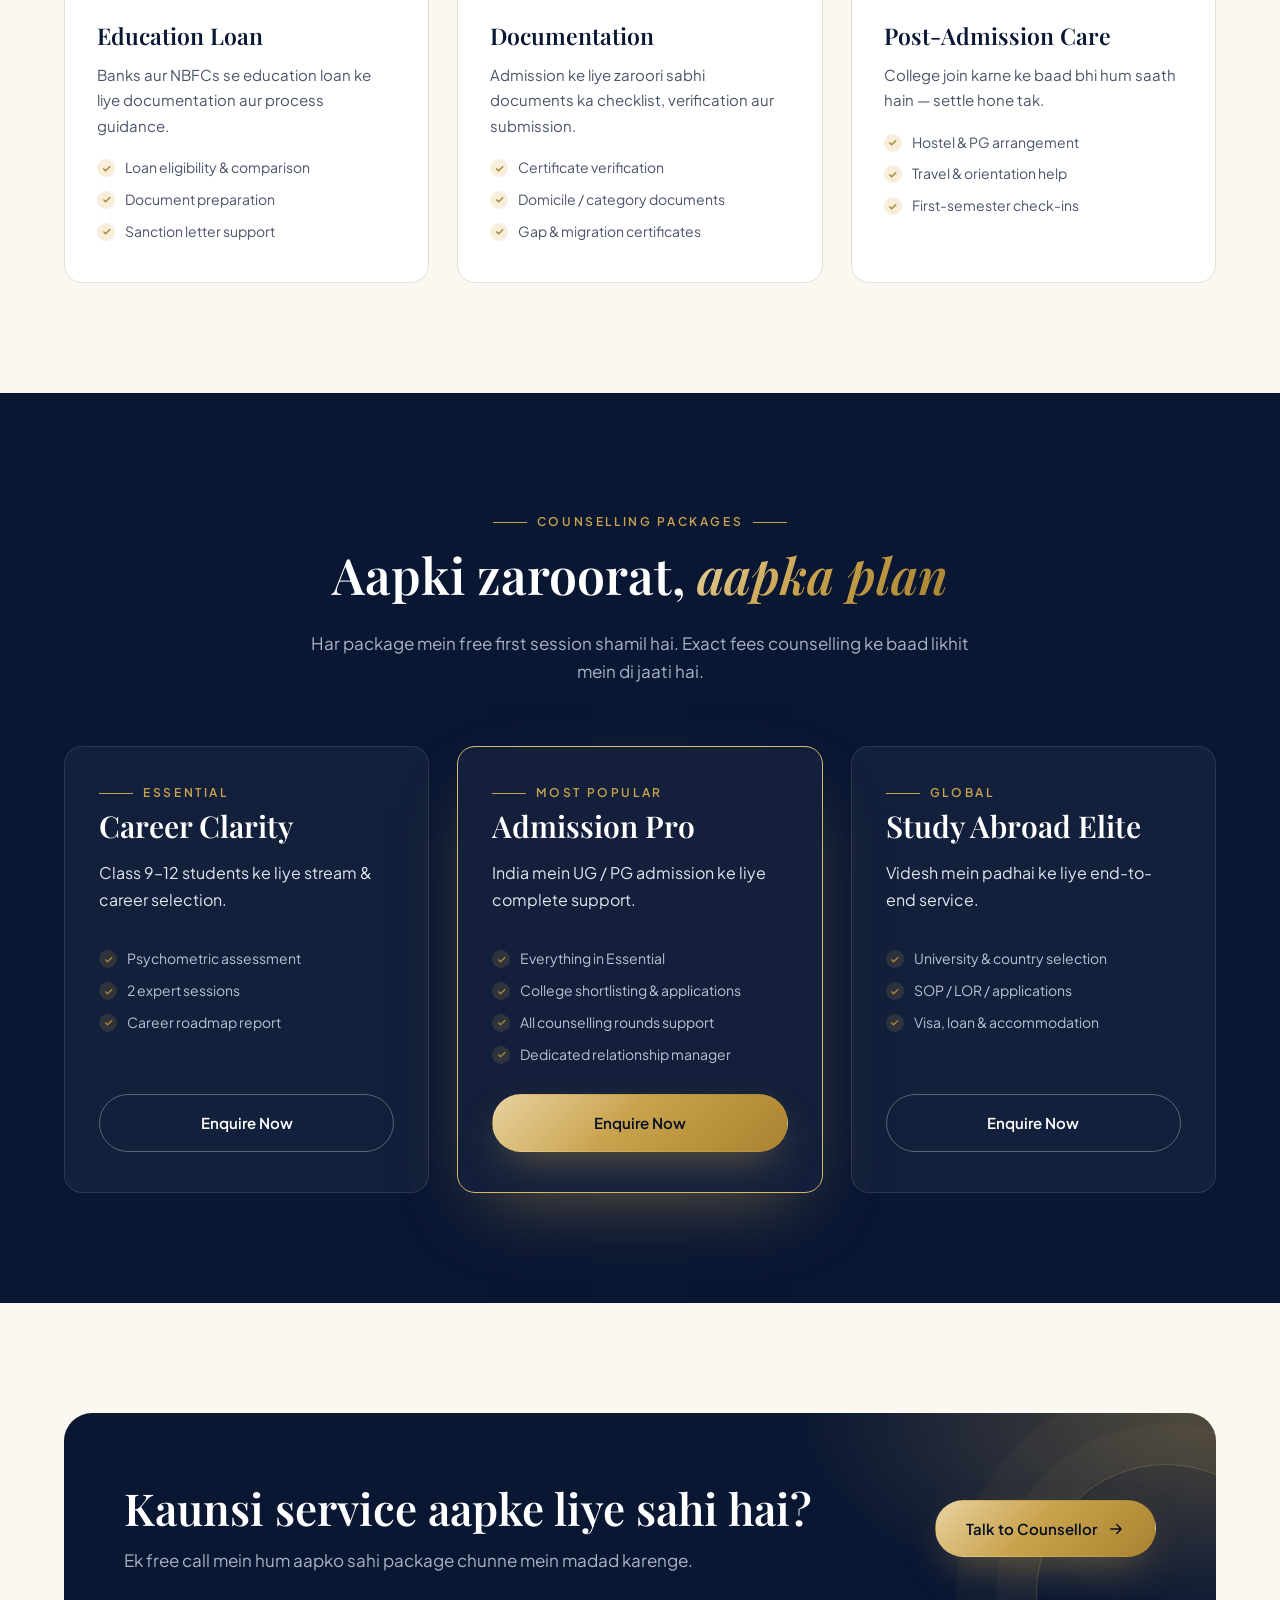
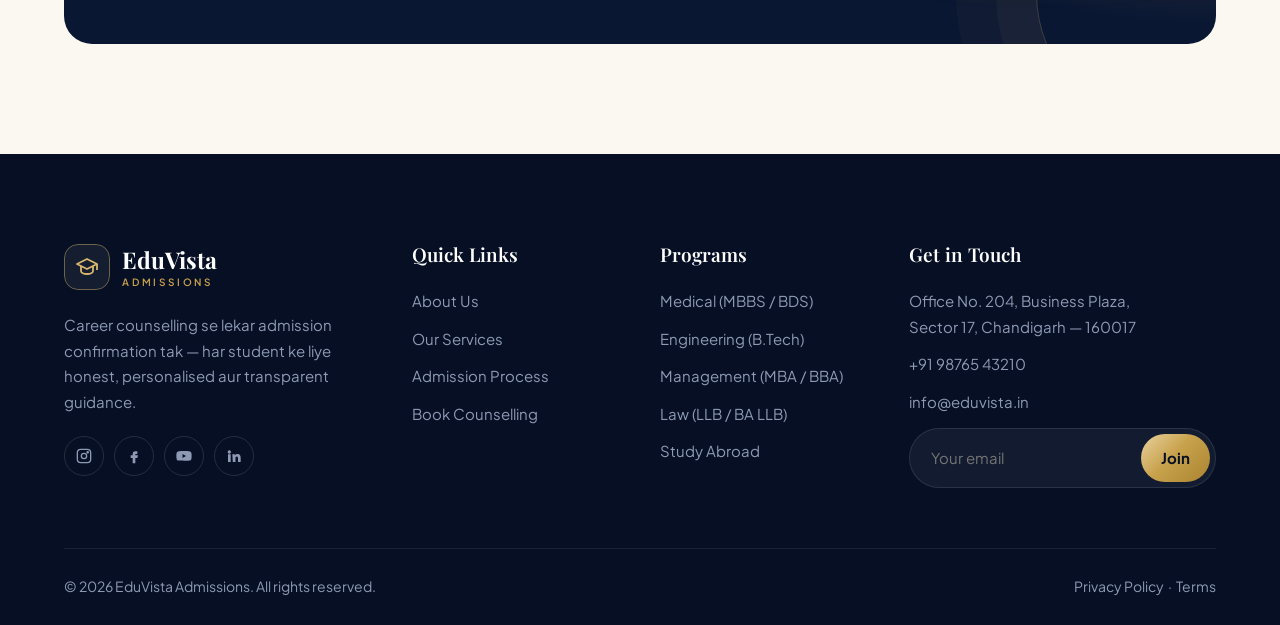
<file: services.html>
<!doctype html>
<html lang="en">
<head>
  <meta charset="utf-8">
  <meta name="viewport" content="width=device-width, initial-scale=1">
  <title>Our Services | EduVista Admissions</title>
  <meta name="description" content="Career counselling, admission guidance, entrance exam strategy, study abroad, scholarship, education loan aur documentation — EduVista Admissions ki complete services.">
  <meta name="theme-color" content="#0a1733">
  <link rel="icon" href="data:image/svg+xml,%3Csvg xmlns='http://www.w3.org/2000/svg' viewBox='0 0 64 64'%3E%3Crect width='64' height='64' rx='16' fill='%230a1733'/%3E%3Cpath d='M32 16 8 27l24 11 24-11zM18 32v9c0 4 6 8 14 8s14-4 14-8v-9' fill='none' stroke='%23d9b86c' stroke-width='4' stroke-linejoin='round'/%3E%3C/svg%3E">
  <link rel="preconnect" href="https://fonts.googleapis.com">
  <link rel="preconnect" href="https://fonts.gstatic.com" crossorigin>
  <link href="https://fonts.googleapis.com/css2?family=Playfair+Display:ital,wght@0,500;0,600;0,700;1,500;1,600&family=Plus+Jakarta+Sans:wght@400;500;600;700&display=swap" rel="stylesheet">
  <link rel="stylesheet" href="assets/css/style.css">
</head>
<body>

<div class="topbar">
  <div class="container">
    <div class="topbar__info">
      <a href="tel:+919876543210"><svg viewBox="0 0 24 24" fill="none" stroke="currentColor" stroke-width="2"><path d="M22 16.9v3a2 2 0 0 1-2.2 2 19.8 19.8 0 0 1-8.6-3.1 19.5 19.5 0 0 1-6-6A19.8 19.8 0 0 1 2.1 4.2 2 2 0 0 1 4.1 2h3a2 2 0 0 1 2 1.7c.1.9.4 1.8.7 2.7a2 2 0 0 1-.5 2.1L8 9.8a16 16 0 0 0 6 6l1.3-1.3a2 2 0 0 1 2.1-.4c.9.3 1.8.6 2.7.7a2 2 0 0 1 1.7 2z"/></svg>+91 98765 43210</a>
      <a href="mailto:info@eduvista.in"><svg viewBox="0 0 24 24" fill="none" stroke="currentColor" stroke-width="2"><rect x="2" y="4" width="20" height="16" rx="2"/><path d="m22 7-10 6L2 7"/></svg>info@eduvista.in</a>
      <span><svg viewBox="0 0 24 24" fill="none" stroke="currentColor" stroke-width="2"><circle cx="12" cy="12" r="10"/><path d="M12 6v6l4 2"/></svg>Mon – Sat : 9:30 AM – 7:00 PM</span>
    </div>
    <div class="topbar__social">
      <a href="#" aria-label="Instagram">Instagram</a>
      <a href="#" aria-label="Facebook">Facebook</a>
      <a href="#" aria-label="YouTube">YouTube</a>
    </div>
  </div>
</div>

<header class="header">
  <div class="container">
    <a href="index.html" class="logo" aria-label="EduVista Admissions home">
      <span class="logo__mark"><svg viewBox="0 0 24 24" fill="none" stroke="currentColor" stroke-width="1.8" stroke-linejoin="round"><path d="M12 4 2 9l10 5 10-5z"/><path d="M6 11v5c0 1.7 2.7 3 6 3s6-1.3 6-3v-5M22 9v6"/></svg></span>
      <span class="logo__text">EduVista<small>Admissions</small></span>
    </a>
    <nav class="nav" aria-label="Main">
      <a href="index.html">Home</a>
      <a href="about.html">About</a>
      <a href="services.html">Services</a>
      <a href="courses.html">Courses</a>
      <a href="study-abroad.html">Study Abroad</a>
      <a href="admission-process.html">Process</a>
      <a href="contact.html">Contact</a>
    </nav>
    <div class="header__cta">
      <a href="contact.html" class="btn btn--gold">Free Counselling</a>
      <button class="nav-toggle" aria-label="Menu" aria-expanded="false"><span></span></button>
    </div>
  </div>
</header>

<main>

<section class="page-hero">
  <div class="container">
    <span class="eyebrow reveal">What We Do</span>
    <h1 class="reveal" data-delay="1">Premium guidance for <span class="text-gold">every step</span></h1>
    <p class="reveal" data-delay="2">Stream selection se lekar campus mein pehle din tak — ek hi team, ek hi plan, zero confusion.</p>
    <div class="crumbs reveal" data-delay="3"><a href="index.html">Home</a> / <span>Services</span></div>
  </div>
</section>

<section class="section">
  <div class="container">
    <div class="grid grid--3">
      <div class="card reveal"><span class="card__num">01</span><div class="icon"><svg viewBox="0 0 24 24" fill="none" stroke="currentColor" stroke-width="1.8" stroke-linecap="round" stroke-linejoin="round" aria-hidden="true"><circle cx="12" cy="12" r="10"/><path d="m16 8-2.5 5.5L8 16l2.5-5.5z"/></svg></div><h3>Career Counselling</h3><p>Scientific aptitude & personality assessment ke saath one-to-one expert session.</p>
        <ul class="checks"><li>Psychometric test report</li><li>Stream selection after 10th / 12th</li><li>Career roadmap document</li></ul></div>
      <div class="card reveal" data-delay="1"><span class="card__num">02</span><div class="icon"><svg viewBox="0 0 24 24" fill="none" stroke="currentColor" stroke-width="1.8" stroke-linecap="round" stroke-linejoin="round" aria-hidden="true"><path d="M12 4 2 9l10 5 10-5z"/><path d="M6 11v5c0 1.7 2.7 3 6 3s6-1.3 6-3v-5M22 9v6"/></svg></div><h3>College Admission</h3><p>Rank, budget aur location ke hisaab se best-fit colleges ki shortlist aur application.</p>
        <ul class="checks"><li>Verified college shortlisting</li><li>Application & form filling</li><li>Seat confirmation support</li></ul></div>
      <div class="card reveal" data-delay="2"><span class="card__num">03</span><div class="icon"><svg viewBox="0 0 24 24" fill="none" stroke="currentColor" stroke-width="1.8" stroke-linecap="round" stroke-linejoin="round" aria-hidden="true"><circle cx="12" cy="12" r="10"/><circle cx="12" cy="12" r="6"/><circle cx="12" cy="12" r="2"/></svg></div><h3>Entrance Exam Strategy</h3><p>Exam selection, registration, important dates aur result ke baad cut-off analysis.</p>
        <ul class="checks"><li>NEET / JEE / CAT / CLAT / CUET</li><li>Exam calendar & reminders</li><li>Score-based college prediction</li></ul></div>
      <div class="card reveal"><span class="card__num">04</span><div class="icon"><svg viewBox="0 0 24 24" fill="none" stroke="currentColor" stroke-width="1.8" stroke-linecap="round" stroke-linejoin="round" aria-hidden="true"><path d="M3 3v18h18"/><path d="m7 15 4-4 3 3 6-6"/></svg></div><h3>Counselling Round Support</h3><p>MCC, state counselling, JoSAA, CLAT aur university counselling mein choice filling.</p>
        <ul class="checks"><li>Smart choice-filling strategy</li><li>Round-wise seat tracking</li><li>Upgrade & withdrawal advice</li></ul></div>
      <div class="card reveal" data-delay="1"><span class="card__num">05</span><div class="icon"><svg viewBox="0 0 24 24" fill="none" stroke="currentColor" stroke-width="1.8" stroke-linecap="round" stroke-linejoin="round" aria-hidden="true"><circle cx="12" cy="12" r="10"/><path d="M2 12h20M12 2a15 15 0 0 1 0 20M12 2a15 15 0 0 0 0 20"/></svg></div><h3>Study Abroad</h3><p>MBBS abroad aur UG / PG programs — university selection se visa approval tak.</p>
        <ul class="checks"><li>Country & university selection</li><li>SOP, LOR & application</li><li>Visa, forex & travel</li></ul></div>
      <div class="card reveal" data-delay="2"><span class="card__num">06</span><div class="icon"><svg viewBox="0 0 24 24" fill="none" stroke="currentColor" stroke-width="1.8" stroke-linecap="round" stroke-linejoin="round" aria-hidden="true"><circle cx="12" cy="8" r="6"/><path d="M8.2 13 7 22l5-3 5 3-1.2-9"/></svg></div><h3>Scholarship Assistance</h3><p>Government, institutional aur private scholarships ki pehchaan aur application.</p>
        <ul class="checks"><li>Eligibility check</li><li>Merit & need-based schemes</li><li>Application tracking</li></ul></div>
      <div class="card reveal"><span class="card__num">07</span><div class="icon"><svg viewBox="0 0 24 24" fill="none" stroke="currentColor" stroke-width="1.8" stroke-linecap="round" stroke-linejoin="round" aria-hidden="true"><rect x="2" y="6" width="20" height="14" rx="2"/><path d="M2 10h20M16 15h2M6 6V4h12v2"/></svg></div><h3>Education Loan</h3><p>Banks aur NBFCs se education loan ke liye documentation aur process guidance.</p>
        <ul class="checks"><li>Loan eligibility & comparison</li><li>Document preparation</li><li>Sanction letter support</li></ul></div>
      <div class="card reveal" data-delay="1"><span class="card__num">08</span><div class="icon"><svg viewBox="0 0 24 24" fill="none" stroke="currentColor" stroke-width="1.8" stroke-linecap="round" stroke-linejoin="round" aria-hidden="true"><path d="M14 2H6a2 2 0 0 0-2 2v16a2 2 0 0 0 2 2h12a2 2 0 0 0 2-2V8z"/><path d="M14 2v6h6M8 13h8M8 17h5"/></svg></div><h3>Documentation</h3><p>Admission ke liye zaroori sabhi documents ka checklist, verification aur submission.</p>
        <ul class="checks"><li>Certificate verification</li><li>Domicile / category documents</li><li>Gap & migration certificates</li></ul></div>
      <div class="card reveal" data-delay="2"><span class="card__num">09</span><div class="icon"><svg viewBox="0 0 24 24" fill="none" stroke="currentColor" stroke-width="1.8" stroke-linecap="round" stroke-linejoin="round" aria-hidden="true"><path d="m3 10 9-7 9 7v10a2 2 0 0 1-2 2H5a2 2 0 0 1-2-2z"/><path d="M9 22V12h6v10"/></svg></div><h3>Post-Admission Care</h3><p>College join karne ke baad bhi hum saath hain — settle hone tak.</p>
        <ul class="checks"><li>Hostel & PG arrangement</li><li>Travel & orientation help</li><li>First-semester check-ins</li></ul></div>
    </div>
  </div>
</section>

<section class="section section--dark">
  <div class="container">
    <div class="section-head center reveal">
      <span class="eyebrow">Counselling Packages</span>
      <h2>Aapki zaroorat, <span class="text-gold">aapka plan</span></h2>
      <p>Har package mein free first session shamil hai. Exact fees counselling ke baad likhit mein di jaati hai.</p>
    </div>
    <div class="grid grid--3">
      <div class="quote plan reveal" style="padding:40px 34px"><span class="eyebrow" style="margin-bottom:10px">Essential</span><h3 style="font-size:30px">Career Clarity</h3><p style="font-style:normal">Class 9–12 students ke liye stream & career selection.</p>
        <ul class="checks"><li>Psychometric assessment</li><li>2 expert sessions</li><li>Career roadmap report</li></ul>
        <a href="contact.html" class="btn btn--ghost btn--block" style="margin-top:28px">Enquire Now</a></div>
      <div class="quote plan reveal" data-delay="1" style="padding:40px 34px;border-color:var(--gold-400);box-shadow:0 30px 70px -30px rgba(201,162,77,.5)"><span class="eyebrow" style="margin-bottom:10px">Most Popular</span><h3 style="font-size:30px">Admission Pro</h3><p style="font-style:normal">India mein UG / PG admission ke liye complete support.</p>
        <ul class="checks"><li>Everything in Essential</li><li>College shortlisting & applications</li><li>All counselling rounds support</li><li>Dedicated relationship manager</li></ul>
        <a href="contact.html" class="btn btn--gold btn--block" style="margin-top:28px">Enquire Now</a></div>
      <div class="quote plan reveal" data-delay="2" style="padding:40px 34px"><span class="eyebrow" style="margin-bottom:10px">Global</span><h3 style="font-size:30px">Study Abroad Elite</h3><p style="font-style:normal">Videsh mein padhai ke liye end-to-end service.</p>
        <ul class="checks"><li>University & country selection</li><li>SOP / LOR / applications</li><li>Visa, loan & accommodation</li></ul>
        <a href="contact.html" class="btn btn--ghost btn--block" style="margin-top:28px">Enquire Now</a></div>
    </div>
  </div>
</section>

<section class="section">
  <div class="container">
    <div class="cta reveal">
      <div><h2>Kaunsi service aapke liye sahi hai?</h2><p>Ek free call mein hum aapko sahi package chunne mein madad karenge.</p></div>
      <div class="cta__actions"><a href="contact.html" class="btn btn--gold">Talk to Counsellor <svg viewBox="0 0 24 24" fill="none" stroke="currentColor" stroke-width="1.8" stroke-linecap="round" stroke-linejoin="round" aria-hidden="true"><path d="M5 12h14M13 6l6 6-6 6"/></svg></a></div>
    </div>
  </div>
</section>

</main>

<footer class="footer">
  <div class="container">
    <div class="footer__grid">
      <div>
        <a href="index.html" class="logo">
          <span class="logo__mark"><svg viewBox="0 0 24 24" fill="none" stroke="currentColor" stroke-width="1.8" stroke-linejoin="round"><path d="M12 4 2 9l10 5 10-5z"/><path d="M6 11v5c0 1.7 2.7 3 6 3s6-1.3 6-3v-5M22 9v6"/></svg></span>
          <span class="logo__text">EduVista<small>Admissions</small></span>
        </a>
        <p>Career counselling se lekar admission confirmation tak — har student ke liye honest, personalised aur transparent guidance.</p>
        <div class="socials">
          <a href="#" aria-label="Instagram"><svg viewBox="0 0 24 24" fill="none" stroke="currentColor" stroke-width="2"><rect x="2" y="2" width="20" height="20" rx="5"/><circle cx="12" cy="12" r="4"/><circle cx="17.5" cy="6.5" r="1" fill="currentColor"/></svg></a>
          <a href="#" aria-label="Facebook"><svg viewBox="0 0 24 24" fill="currentColor"><path d="M14 9h3V5h-3c-2.8 0-4 1.8-4 4.5V11H7v4h3v8h4v-8h3l1-4h-4V9.5c0-.4.3-.5.5-.5z"/></svg></a>
          <a href="#" aria-label="YouTube"><svg viewBox="0 0 24 24" fill="currentColor"><path d="M23 7.2a3 3 0 0 0-2.1-2.1C19 4.6 12 4.6 12 4.6s-7 0-8.9.5A3 3 0 0 0 1 7.2 31 31 0 0 0 .5 12a31 31 0 0 0 .5 4.8 3 3 0 0 0 2.1 2.1c1.9.5 8.9.5 8.9.5s7 0 8.9-.5a3 3 0 0 0 2.1-2.1 31 31 0 0 0 .5-4.8 31 31 0 0 0-.5-4.8zM9.8 15V9l5.2 3z"/></svg></a>
          <a href="#" aria-label="LinkedIn"><svg viewBox="0 0 24 24" fill="currentColor"><path d="M4.98 3.5a2.5 2.5 0 1 1 0 5 2.5 2.5 0 0 1 0-5zM3 9.5h4V21H3zM9.5 9.5h3.8v1.6h.1c.5-1 1.8-2 3.8-2 4 0 4.8 2.6 4.8 6V21h-4v-5.2c0-1.3 0-2.9-1.8-2.9s-2 1.4-2 2.8V21h-4z"/></svg></a>
        </div>
      </div>
      <div>
        <h4>Quick Links</h4>
        <ul>
          <li><a href="about.html">About Us</a></li>
          <li><a href="services.html">Our Services</a></li>
          <li><a href="admission-process.html">Admission Process</a></li>
          <li><a href="contact.html">Book Counselling</a></li>
        </ul>
      </div>
      <div>
        <h4>Programs</h4>
        <ul>
          <li><a href="courses.html">Medical (MBBS / BDS)</a></li>
          <li><a href="courses.html">Engineering (B.Tech)</a></li>
          <li><a href="courses.html">Management (MBA / BBA)</a></li>
          <li><a href="courses.html">Law (LLB / BA LLB)</a></li>
          <li><a href="study-abroad.html">Study Abroad</a></li>
        </ul>
      </div>
      <div>
        <h4>Get in Touch</h4>
        <ul>
          <li>Office No. 204, Business Plaza,<br>Sector 17, Chandigarh — 160017</li>
          <li><a href="tel:+919876543210">+91 98765 43210</a></li>
          <li><a href="mailto:info@eduvista.in">info@eduvista.in</a></li>
        </ul>
        <form class="newsletter" onsubmit="this.querySelector('button').textContent='Subscribed ✓';this.reset();return false;">
          <input type="email" placeholder="Your email" required aria-label="Email">
          <button type="submit">Join</button>
        </form>
      </div>
    </div>
    <div class="footer__bottom">
      <span>© <span data-year>2026</span> EduVista Admissions. All rights reserved.</span>
      <span><a href="#">Privacy Policy</a> &nbsp;·&nbsp; <a href="#">Terms</a></span>
    </div>
  </div>
</footer>

<a href="https://wa.me/919876543210?text=Hello%2C%20I%20need%20admission%20guidance" class="wa-float" target="_blank" rel="noopener" aria-label="WhatsApp">
  <svg viewBox="0 0 24 24" fill="currentColor"><path d="M17.5 14.4c-.3-.1-1.8-.9-2-1-.3-.1-.5-.1-.7.1l-.9 1.2c-.2.2-.3.2-.6.1-.3-.1-1.3-.5-2.4-1.5-.9-.8-1.5-1.8-1.7-2.1-.2-.3 0-.5.1-.6l.4-.5.3-.5v-.5l-.9-2.2c-.2-.6-.5-.5-.7-.5h-.6c-.2 0-.5.1-.8.4-.3.3-1 1-1 2.5s1.1 2.9 1.2 3.1c.1.2 2.1 3.2 5.1 4.5 2.5 1 3 .8 3.6.8.6-.1 1.8-.7 2-1.5.3-.7.3-1.3.2-1.5-.1-.1-.3-.2-.6-.3zM12 21.8c-1.8 0-3.5-.5-5-1.4l-.4-.2-3.7 1 1-3.6-.2-.4A9.8 9.8 0 1 1 12 21.8zM12 0a12 12 0 0 0-10.3 18L0 24l6.2-1.6A12 12 0 1 0 12 0z"/></svg>
</a>
<button class="to-top" aria-label="Back to top"><svg viewBox="0 0 24 24" fill="none" stroke="currentColor" stroke-width="2.4"><path d="m18 15-6-6-6 6"/></svg></button>

<script src="assets/js/main.js"></script>
</body>
</html>
</file>
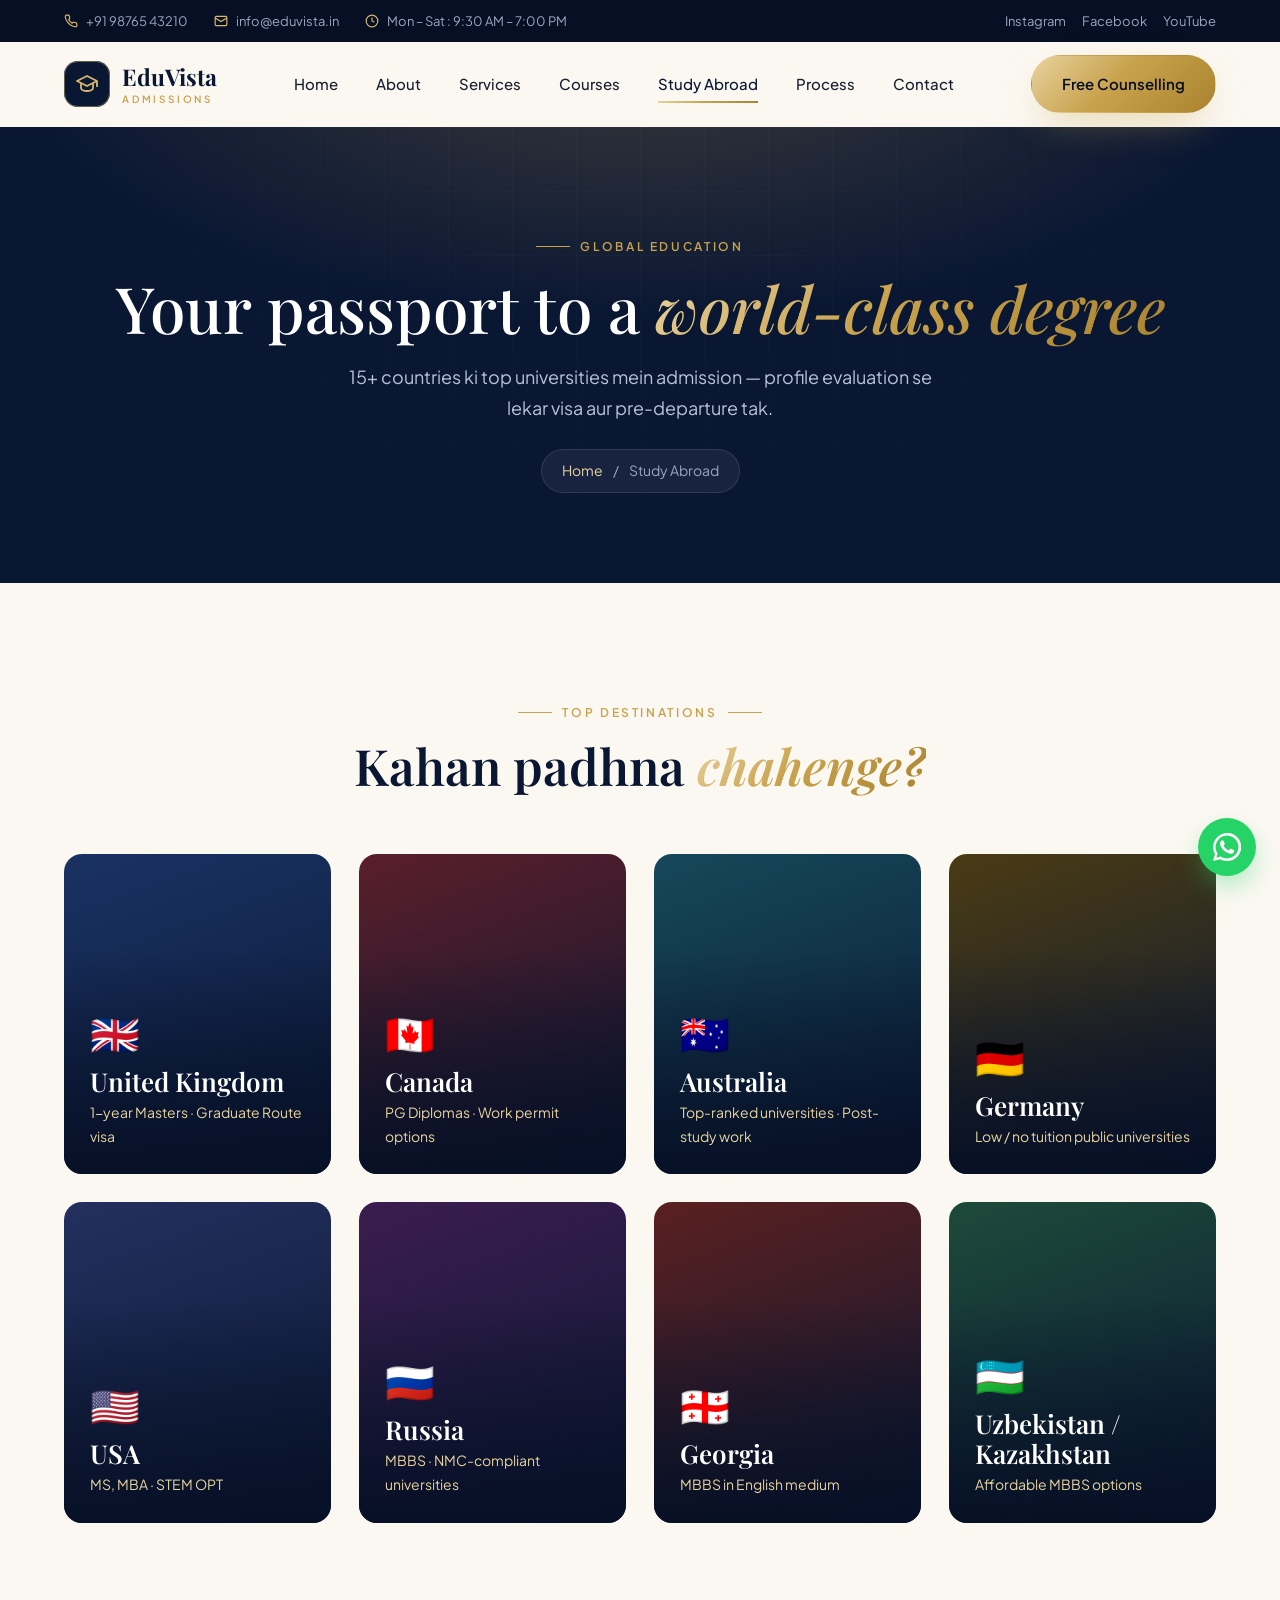
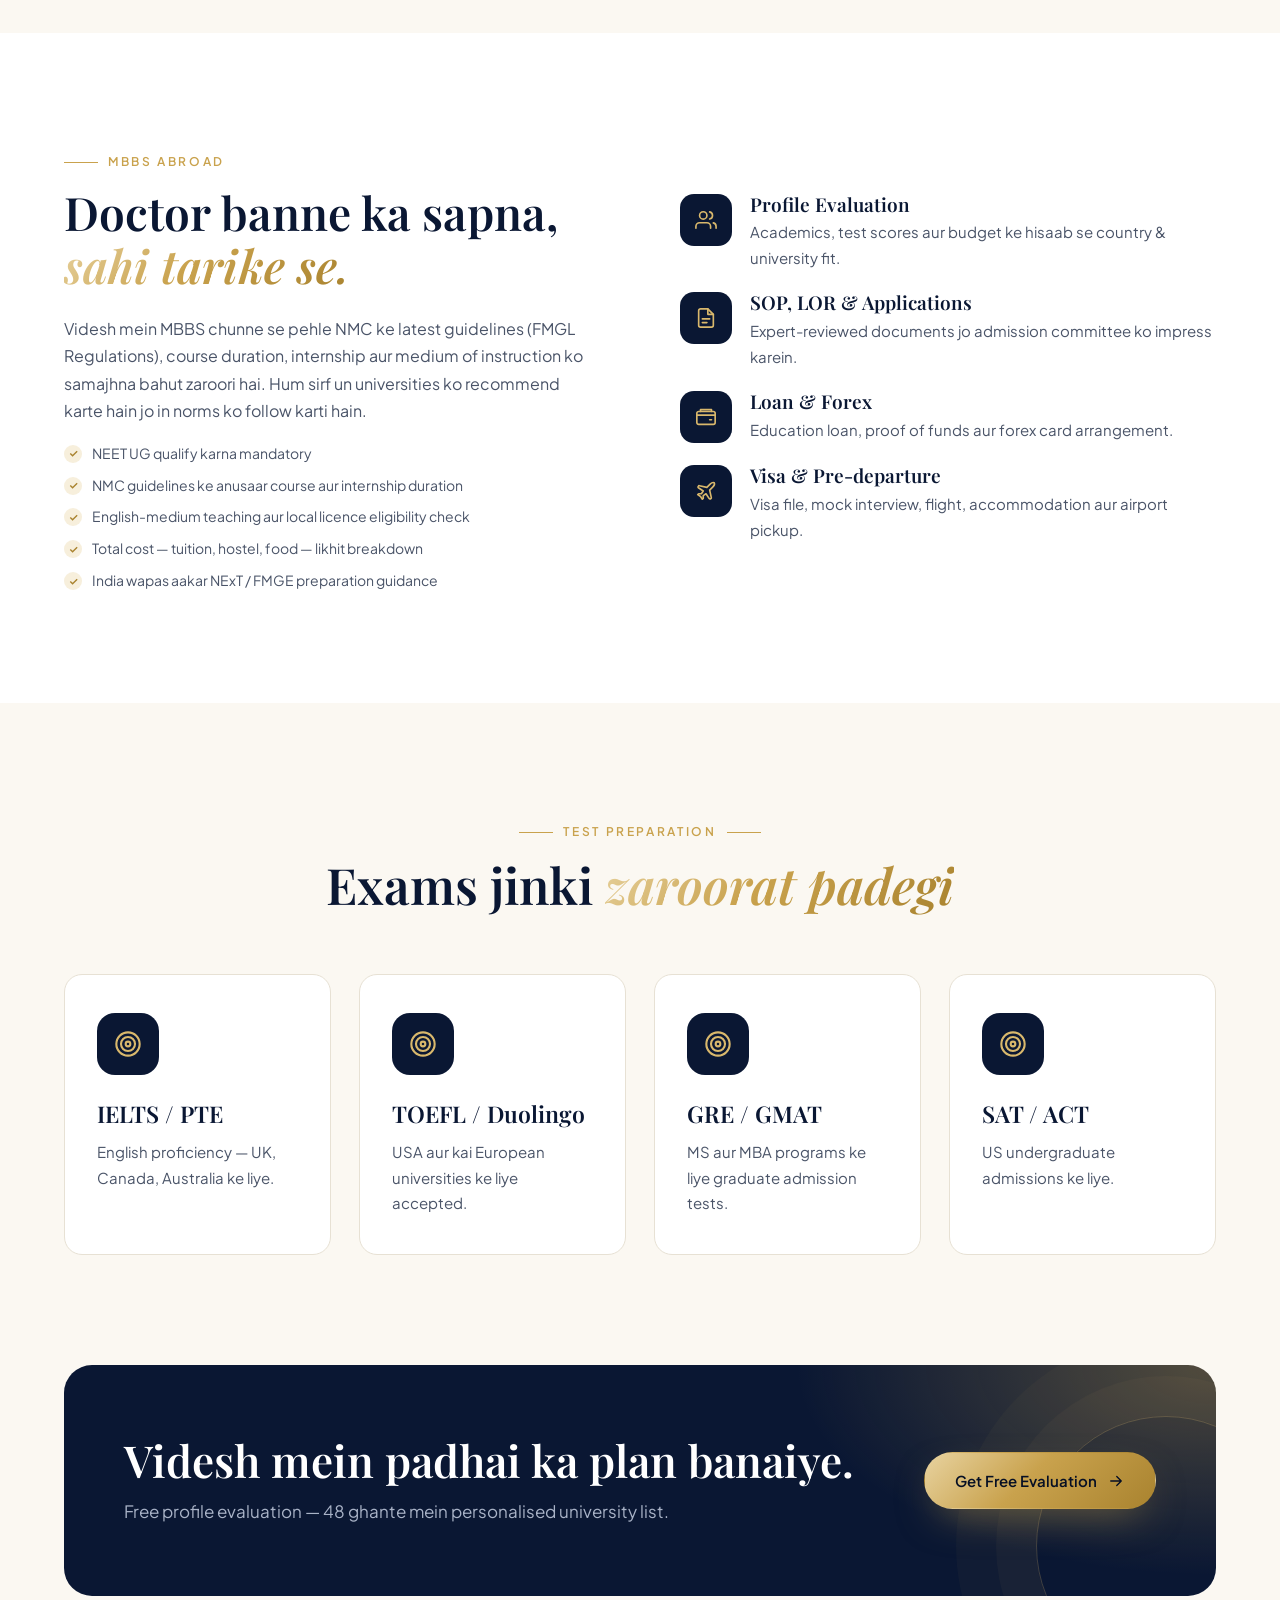
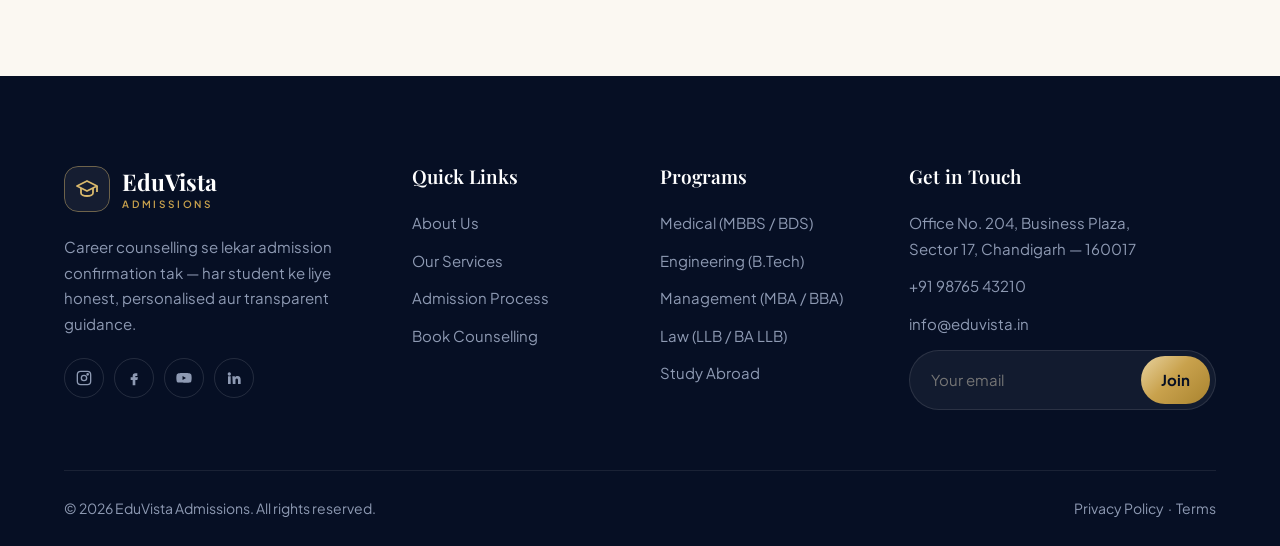
<file: study-abroad.html>
<!doctype html>
<html lang="en">
<head>
  <meta charset="utf-8">
  <meta name="viewport" content="width=device-width, initial-scale=1">
  <title>Study Abroad | EduVista Admissions</title>
  <meta name="description" content="MBBS abroad aur UK, Canada, Australia, Germany, USA mein UG / PG admission — university selection, SOP, visa aur loan support.">
  <meta name="theme-color" content="#0a1733">
  <link rel="icon" href="data:image/svg+xml,%3Csvg xmlns='http://www.w3.org/2000/svg' viewBox='0 0 64 64'%3E%3Crect width='64' height='64' rx='16' fill='%230a1733'/%3E%3Cpath d='M32 16 8 27l24 11 24-11zM18 32v9c0 4 6 8 14 8s14-4 14-8v-9' fill='none' stroke='%23d9b86c' stroke-width='4' stroke-linejoin='round'/%3E%3C/svg%3E">
  <link rel="preconnect" href="https://fonts.googleapis.com">
  <link rel="preconnect" href="https://fonts.gstatic.com" crossorigin>
  <link href="https://fonts.googleapis.com/css2?family=Playfair+Display:ital,wght@0,500;0,600;0,700;1,500;1,600&family=Plus+Jakarta+Sans:wght@400;500;600;700&display=swap" rel="stylesheet">
  <link rel="stylesheet" href="assets/css/style.css">
</head>
<body>

<div class="topbar">
  <div class="container">
    <div class="topbar__info">
      <a href="tel:+919876543210"><svg viewBox="0 0 24 24" fill="none" stroke="currentColor" stroke-width="2"><path d="M22 16.9v3a2 2 0 0 1-2.2 2 19.8 19.8 0 0 1-8.6-3.1 19.5 19.5 0 0 1-6-6A19.8 19.8 0 0 1 2.1 4.2 2 2 0 0 1 4.1 2h3a2 2 0 0 1 2 1.7c.1.9.4 1.8.7 2.7a2 2 0 0 1-.5 2.1L8 9.8a16 16 0 0 0 6 6l1.3-1.3a2 2 0 0 1 2.1-.4c.9.3 1.8.6 2.7.7a2 2 0 0 1 1.7 2z"/></svg>+91 98765 43210</a>
      <a href="mailto:info@eduvista.in"><svg viewBox="0 0 24 24" fill="none" stroke="currentColor" stroke-width="2"><rect x="2" y="4" width="20" height="16" rx="2"/><path d="m22 7-10 6L2 7"/></svg>info@eduvista.in</a>
      <span><svg viewBox="0 0 24 24" fill="none" stroke="currentColor" stroke-width="2"><circle cx="12" cy="12" r="10"/><path d="M12 6v6l4 2"/></svg>Mon – Sat : 9:30 AM – 7:00 PM</span>
    </div>
    <div class="topbar__social">
      <a href="#" aria-label="Instagram">Instagram</a>
      <a href="#" aria-label="Facebook">Facebook</a>
      <a href="#" aria-label="YouTube">YouTube</a>
    </div>
  </div>
</div>

<header class="header">
  <div class="container">
    <a href="index.html" class="logo" aria-label="EduVista Admissions home">
      <span class="logo__mark"><svg viewBox="0 0 24 24" fill="none" stroke="currentColor" stroke-width="1.8" stroke-linejoin="round"><path d="M12 4 2 9l10 5 10-5z"/><path d="M6 11v5c0 1.7 2.7 3 6 3s6-1.3 6-3v-5M22 9v6"/></svg></span>
      <span class="logo__text">EduVista<small>Admissions</small></span>
    </a>
    <nav class="nav" aria-label="Main">
      <a href="index.html">Home</a>
      <a href="about.html">About</a>
      <a href="services.html">Services</a>
      <a href="courses.html">Courses</a>
      <a href="study-abroad.html">Study Abroad</a>
      <a href="admission-process.html">Process</a>
      <a href="contact.html">Contact</a>
    </nav>
    <div class="header__cta">
      <a href="contact.html" class="btn btn--gold">Free Counselling</a>
      <button class="nav-toggle" aria-label="Menu" aria-expanded="false"><span></span></button>
    </div>
  </div>
</header>

<main>

<section class="page-hero">
  <div class="container">
    <span class="eyebrow reveal">Global Education</span>
    <h1 class="reveal" data-delay="1">Your passport to a <span class="text-gold">world-class degree</span></h1>
    <p class="reveal" data-delay="2">15+ countries ki top universities mein admission — profile evaluation se lekar visa aur pre-departure tak.</p>
    <div class="crumbs reveal" data-delay="3"><a href="index.html">Home</a> / <span>Study Abroad</span></div>
  </div>
</section>

<section class="section">
  <div class="container">
    <div class="section-head center reveal">
      <span class="eyebrow">Top Destinations</span>
      <h2>Kahan padhna <span class="text-gold">chahenge?</span></h2>
    </div>
    <div class="grid grid--4">
      <div class="dest reveal" style="--bg:linear-gradient(160deg,#1a3263,#0a1733)"><div><span class="flag">🇬🇧</span><h3>United Kingdom</h3><p>1-year Masters · Graduate Route visa</p></div></div>
      <div class="dest reveal" data-delay="1" style="--bg:linear-gradient(160deg,#5a1e2a,#0a1733)"><div><span class="flag">🇨🇦</span><h3>Canada</h3><p>PG Diplomas · Work permit options</p></div></div>
      <div class="dest reveal" data-delay="2" style="--bg:linear-gradient(160deg,#16485a,#0a1733)"><div><span class="flag">🇦🇺</span><h3>Australia</h3><p>Top-ranked universities · Post-study work</p></div></div>
      <div class="dest reveal" data-delay="3" style="--bg:linear-gradient(160deg,#4a3b14,#0a1733)"><div><span class="flag">🇩🇪</span><h3>Germany</h3><p>Low / no tuition public universities</p></div></div>
      <div class="dest reveal" style="--bg:linear-gradient(160deg,#23305e,#0a1733)"><div><span class="flag">🇺🇸</span><h3>USA</h3><p>MS, MBA · STEM OPT</p></div></div>
      <div class="dest reveal" data-delay="1" style="--bg:linear-gradient(160deg,#3b1d4f,#0a1733)"><div><span class="flag">🇷🇺</span><h3>Russia</h3><p>MBBS · NMC-compliant universities</p></div></div>
      <div class="dest reveal" data-delay="2" style="--bg:linear-gradient(160deg,#5a2020,#0a1733)"><div><span class="flag">🇬🇪</span><h3>Georgia</h3><p>MBBS in English medium</p></div></div>
      <div class="dest reveal" data-delay="3" style="--bg:linear-gradient(160deg,#1d4a3a,#0a1733)"><div><span class="flag">🇺🇿</span><h3>Uzbekistan / Kazakhstan</h3><p>Affordable MBBS options</p></div></div>
    </div>
  </div>
</section>

<section class="section section--paper">
  <div class="container split">
    <div class="reveal">
      <span class="eyebrow">MBBS Abroad</span>
      <h2 style="font-size:clamp(32px,4vw,46px)">Doctor banne ka sapna, <span class="text-gold">sahi tarike se.</span></h2>
      <p>Videsh mein MBBS chunne se pehle NMC ke latest guidelines (FMGL Regulations), course duration, internship aur medium of instruction ko samajhna bahut zaroori hai. Hum sirf un universities ko recommend karte hain jo in norms ko follow karti hain.</p>
      <ul class="checks">
        <li>NEET UG qualify karna mandatory</li>
        <li>NMC guidelines ke anusaar course aur internship duration</li>
        <li>English-medium teaching aur local licence eligibility check</li>
        <li>Total cost — tuition, hostel, food — likhit breakdown</li>
        <li>India wapas aakar NExT / FMGE preparation guidance</li>
      </ul>
    </div>
    <div class="feature-list reveal" data-delay="1" style="margin:0">
      <div class="feature"><div class="icon"><svg viewBox="0 0 24 24" fill="none" stroke="currentColor" stroke-width="1.8" stroke-linecap="round" stroke-linejoin="round" aria-hidden="true"><path d="M17 21v-2a4 4 0 0 0-4-4H5a4 4 0 0 0-4 4v2"/><circle cx="9" cy="7" r="4"/><path d="M23 21v-2a4 4 0 0 0-3-3.9M16 3.1a4 4 0 0 1 0 7.8"/></svg></div><div><h4>Profile Evaluation</h4><p>Academics, test scores aur budget ke hisaab se country & university fit.</p></div></div>
      <div class="feature"><div class="icon"><svg viewBox="0 0 24 24" fill="none" stroke="currentColor" stroke-width="1.8" stroke-linecap="round" stroke-linejoin="round" aria-hidden="true"><path d="M14 2H6a2 2 0 0 0-2 2v16a2 2 0 0 0 2 2h12a2 2 0 0 0 2-2V8z"/><path d="M14 2v6h6M8 13h8M8 17h5"/></svg></div><div><h4>SOP, LOR & Applications</h4><p>Expert-reviewed documents jo admission committee ko impress karein.</p></div></div>
      <div class="feature"><div class="icon"><svg viewBox="0 0 24 24" fill="none" stroke="currentColor" stroke-width="1.8" stroke-linecap="round" stroke-linejoin="round" aria-hidden="true"><rect x="2" y="6" width="20" height="14" rx="2"/><path d="M2 10h20M16 15h2M6 6V4h12v2"/></svg></div><div><h4>Loan & Forex</h4><p>Education loan, proof of funds aur forex card arrangement.</p></div></div>
      <div class="feature"><div class="icon"><svg viewBox="0 0 24 24" fill="none" stroke="currentColor" stroke-width="1.8" stroke-linecap="round" stroke-linejoin="round" aria-hidden="true"><path d="M17.8 19.2 16 11l3.5-3.5C21 6 21.5 4 21 3c-1-.5-3 0-4.5 1.5L13 8 4.8 6.2c-.5-.1-.9.1-1.1.5l-.3.5c-.2.5-.1 1 .3 1.3L9 12l-2 3H4l-1 1 3 2 2 3 1-1v-3l3-2 3.5 5.3c.3.4.8.5 1.3.3l.5-.2c.4-.3.6-.7.5-1.2z"/></svg></div><div><h4>Visa & Pre-departure</h4><p>Visa file, mock interview, flight, accommodation aur airport pickup.</p></div></div>
    </div>
  </div>
</section>

<section class="section">
  <div class="container">
    <div class="section-head center reveal">
      <span class="eyebrow">Test Preparation</span>
      <h2>Exams jinki <span class="text-gold">zaroorat padegi</span></h2>
    </div>
    <div class="grid grid--4">
      <div class="card reveal"><div class="icon"><svg viewBox="0 0 24 24" fill="none" stroke="currentColor" stroke-width="1.8" stroke-linecap="round" stroke-linejoin="round" aria-hidden="true"><circle cx="12" cy="12" r="10"/><circle cx="12" cy="12" r="6"/><circle cx="12" cy="12" r="2"/></svg></div><h3>IELTS / PTE</h3><p>English proficiency — UK, Canada, Australia ke liye.</p></div>
      <div class="card reveal" data-delay="1"><div class="icon"><svg viewBox="0 0 24 24" fill="none" stroke="currentColor" stroke-width="1.8" stroke-linecap="round" stroke-linejoin="round" aria-hidden="true"><circle cx="12" cy="12" r="10"/><circle cx="12" cy="12" r="6"/><circle cx="12" cy="12" r="2"/></svg></div><h3>TOEFL / Duolingo</h3><p>USA aur kai European universities ke liye accepted.</p></div>
      <div class="card reveal" data-delay="2"><div class="icon"><svg viewBox="0 0 24 24" fill="none" stroke="currentColor" stroke-width="1.8" stroke-linecap="round" stroke-linejoin="round" aria-hidden="true"><circle cx="12" cy="12" r="10"/><circle cx="12" cy="12" r="6"/><circle cx="12" cy="12" r="2"/></svg></div><h3>GRE / GMAT</h3><p>MS aur MBA programs ke liye graduate admission tests.</p></div>
      <div class="card reveal" data-delay="3"><div class="icon"><svg viewBox="0 0 24 24" fill="none" stroke="currentColor" stroke-width="1.8" stroke-linecap="round" stroke-linejoin="round" aria-hidden="true"><circle cx="12" cy="12" r="10"/><circle cx="12" cy="12" r="6"/><circle cx="12" cy="12" r="2"/></svg></div><h3>SAT / ACT</h3><p>US undergraduate admissions ke liye.</p></div>
    </div>
  </div>
</section>

<section class="section--tight" style="padding-top:0">
  <div class="container">
    <div class="cta reveal">
      <div><h2>Videsh mein padhai ka plan banaiye.</h2><p>Free profile evaluation — 48 ghante mein personalised university list.</p></div>
      <div class="cta__actions"><a href="contact.html" class="btn btn--gold">Get Free Evaluation <svg viewBox="0 0 24 24" fill="none" stroke="currentColor" stroke-width="1.8" stroke-linecap="round" stroke-linejoin="round" aria-hidden="true"><path d="M5 12h14M13 6l6 6-6 6"/></svg></a></div>
    </div>
  </div>
</section>

</main>

<footer class="footer">
  <div class="container">
    <div class="footer__grid">
      <div>
        <a href="index.html" class="logo">
          <span class="logo__mark"><svg viewBox="0 0 24 24" fill="none" stroke="currentColor" stroke-width="1.8" stroke-linejoin="round"><path d="M12 4 2 9l10 5 10-5z"/><path d="M6 11v5c0 1.7 2.7 3 6 3s6-1.3 6-3v-5M22 9v6"/></svg></span>
          <span class="logo__text">EduVista<small>Admissions</small></span>
        </a>
        <p>Career counselling se lekar admission confirmation tak — har student ke liye honest, personalised aur transparent guidance.</p>
        <div class="socials">
          <a href="#" aria-label="Instagram"><svg viewBox="0 0 24 24" fill="none" stroke="currentColor" stroke-width="2"><rect x="2" y="2" width="20" height="20" rx="5"/><circle cx="12" cy="12" r="4"/><circle cx="17.5" cy="6.5" r="1" fill="currentColor"/></svg></a>
          <a href="#" aria-label="Facebook"><svg viewBox="0 0 24 24" fill="currentColor"><path d="M14 9h3V5h-3c-2.8 0-4 1.8-4 4.5V11H7v4h3v8h4v-8h3l1-4h-4V9.5c0-.4.3-.5.5-.5z"/></svg></a>
          <a href="#" aria-label="YouTube"><svg viewBox="0 0 24 24" fill="currentColor"><path d="M23 7.2a3 3 0 0 0-2.1-2.1C19 4.6 12 4.6 12 4.6s-7 0-8.9.5A3 3 0 0 0 1 7.2 31 31 0 0 0 .5 12a31 31 0 0 0 .5 4.8 3 3 0 0 0 2.1 2.1c1.9.5 8.9.5 8.9.5s7 0 8.9-.5a3 3 0 0 0 2.1-2.1 31 31 0 0 0 .5-4.8 31 31 0 0 0-.5-4.8zM9.8 15V9l5.2 3z"/></svg></a>
          <a href="#" aria-label="LinkedIn"><svg viewBox="0 0 24 24" fill="currentColor"><path d="M4.98 3.5a2.5 2.5 0 1 1 0 5 2.5 2.5 0 0 1 0-5zM3 9.5h4V21H3zM9.5 9.5h3.8v1.6h.1c.5-1 1.8-2 3.8-2 4 0 4.8 2.6 4.8 6V21h-4v-5.2c0-1.3 0-2.9-1.8-2.9s-2 1.4-2 2.8V21h-4z"/></svg></a>
        </div>
      </div>
      <div>
        <h4>Quick Links</h4>
        <ul>
          <li><a href="about.html">About Us</a></li>
          <li><a href="services.html">Our Services</a></li>
          <li><a href="admission-process.html">Admission Process</a></li>
          <li><a href="contact.html">Book Counselling</a></li>
        </ul>
      </div>
      <div>
        <h4>Programs</h4>
        <ul>
          <li><a href="courses.html">Medical (MBBS / BDS)</a></li>
          <li><a href="courses.html">Engineering (B.Tech)</a></li>
          <li><a href="courses.html">Management (MBA / BBA)</a></li>
          <li><a href="courses.html">Law (LLB / BA LLB)</a></li>
          <li><a href="study-abroad.html">Study Abroad</a></li>
        </ul>
      </div>
      <div>
        <h4>Get in Touch</h4>
        <ul>
          <li>Office No. 204, Business Plaza,<br>Sector 17, Chandigarh — 160017</li>
          <li><a href="tel:+919876543210">+91 98765 43210</a></li>
          <li><a href="mailto:info@eduvista.in">info@eduvista.in</a></li>
        </ul>
        <form class="newsletter" onsubmit="this.querySelector('button').textContent='Subscribed ✓';this.reset();return false;">
          <input type="email" placeholder="Your email" required aria-label="Email">
          <button type="submit">Join</button>
        </form>
      </div>
    </div>
    <div class="footer__bottom">
      <span>© <span data-year>2026</span> EduVista Admissions. All rights reserved.</span>
      <span><a href="#">Privacy Policy</a> &nbsp;·&nbsp; <a href="#">Terms</a></span>
    </div>
  </div>
</footer>

<a href="https://wa.me/919876543210?text=Hello%2C%20I%20need%20admission%20guidance" class="wa-float" target="_blank" rel="noopener" aria-label="WhatsApp">
  <svg viewBox="0 0 24 24" fill="currentColor"><path d="M17.5 14.4c-.3-.1-1.8-.9-2-1-.3-.1-.5-.1-.7.1l-.9 1.2c-.2.2-.3.2-.6.1-.3-.1-1.3-.5-2.4-1.5-.9-.8-1.5-1.8-1.7-2.1-.2-.3 0-.5.1-.6l.4-.5.3-.5v-.5l-.9-2.2c-.2-.6-.5-.5-.7-.5h-.6c-.2 0-.5.1-.8.4-.3.3-1 1-1 2.5s1.1 2.9 1.2 3.1c.1.2 2.1 3.2 5.1 4.5 2.5 1 3 .8 3.6.8.6-.1 1.8-.7 2-1.5.3-.7.3-1.3.2-1.5-.1-.1-.3-.2-.6-.3zM12 21.8c-1.8 0-3.5-.5-5-1.4l-.4-.2-3.7 1 1-3.6-.2-.4A9.8 9.8 0 1 1 12 21.8zM12 0a12 12 0 0 0-10.3 18L0 24l6.2-1.6A12 12 0 1 0 12 0z"/></svg>
</a>
<button class="to-top" aria-label="Back to top"><svg viewBox="0 0 24 24" fill="none" stroke="currentColor" stroke-width="2.4"><path d="m18 15-6-6-6 6"/></svg></button>

<script src="assets/js/main.js"></script>
</body>
</html>
</file>
<file: assets/css/style.css>
/* ==========================================================================
 * EduVista Admissions — premium education & admission consultancy
 * Palette: midnight navy + champagne gold on warm ivory.
 * ========================================================================== */

:root {
  --navy-950: #060f24;
  --navy-900: #0a1733;
  --navy-800: #102247;
  --navy-700: #1a3263;
  --gold-500: #c9a24d;
  --gold-400: #d9b86c;
  --gold-300: #e8d3a0;
  --gold-100: #f7efdc;
  --ivory: #fbf8f2;
  --paper: #ffffff;
  --ink: #18202f;
  --ink-soft: #4a5468;
  --ink-mute: #7b8496;
  --line: #e7e1d4;

  --font-display: "Playfair Display", Georgia, serif;
  --font-body: "Plus Jakarta Sans", system-ui, -apple-system, "Segoe UI", sans-serif;

  --radius-sm: 10px;
  --radius: 18px;
  --radius-lg: 28px;
  --shadow-sm: 0 2px 10px rgba(10, 23, 51, .06);
  --shadow: 0 18px 50px -18px rgba(10, 23, 51, .25);
  --shadow-gold: 0 16px 40px -14px rgba(201, 162, 77, .55);
  --gold-grad: linear-gradient(135deg, #e8d3a0 0%, #c9a24d 45%, #a9832f 100%);
  --ease: cubic-bezier(.22, .8, .24, 1);
  --container: 1200px;
}

*, *::before, *::after { box-sizing: border-box; }
html { scroll-behavior: smooth; -webkit-text-size-adjust: 100%; }
body {
  margin: 0;
  font: 400 16px/1.7 var(--font-body);
  color: var(--ink);
  background: var(--ivory);
  overflow-x: hidden;
}
img { max-width: 100%; display: block; }
a { color: inherit; text-decoration: none; }
button, input, select, textarea { font: inherit; }
h1, h2, h3, h4, .stat__num, .float-chip strong, .exp-badge strong { font-variant-numeric: lining-nums; }
h1, h2, h3, h4 { font-family: var(--font-display); line-height: 1.15; margin: 0 0 .5em; color: var(--navy-900); font-weight: 600; }
p { margin: 0 0 1em; color: var(--ink-soft); }
ul { margin: 0; padding: 0; list-style: none; }

.container { width: 100%; max-width: var(--container); margin: 0 auto; padding: 0 24px; }
.section { padding: 110px 0; position: relative; }
.section--tight { padding: 80px 0; }
.section--dark { background: var(--navy-900); color: #cfd6e4; }
.section--dark h2, .section--dark h3 { color: #fff; }
.section--dark p { color: #a9b3c7; }
.section--paper { background: var(--paper); }
.text-gold { background: var(--gold-grad); -webkit-background-clip: text; background-clip: text; color: transparent; font-style: italic; }
.center { text-align: center; }

/* ----------------------------------------------------------- headings */
.eyebrow {
  display: inline-flex; align-items: center; gap: 10px;
  font: 600 12px/1 var(--font-body); letter-spacing: .22em; text-transform: uppercase;
  color: var(--gold-500); margin-bottom: 18px;
}
.eyebrow::before { content: ""; width: 34px; height: 1px; background: var(--gold-500); }
.center .eyebrow::after { content: ""; width: 34px; height: 1px; background: var(--gold-500); }
.section-head { max-width: 680px; margin-bottom: 60px; }
.section-head.center { margin-left: auto; margin-right: auto; }
.section-head h2 { font-size: clamp(32px, 4.2vw, 50px); }
.section-head p { font-size: 17px; }

/* ------------------------------------------------------------ buttons */
.btn {
  display: inline-flex; align-items: center; justify-content: center; gap: 10px;
  padding: 15px 30px; border-radius: 100px; border: 1px solid transparent;
  font-weight: 600; font-size: 15px; cursor: pointer; white-space: nowrap;
  transition: transform .35s var(--ease), box-shadow .35s var(--ease), background .35s, color .35s, border-color .35s;
}
.btn svg { width: 18px; height: 18px; transition: transform .35s var(--ease); }
.btn:hover svg { transform: translateX(4px); }
.btn--gold { background: var(--gold-grad); color: var(--navy-950); box-shadow: var(--shadow-gold); }
.btn--gold:hover { transform: translateY(-3px); box-shadow: 0 22px 46px -14px rgba(201, 162, 77, .75); }
.btn--navy { background: var(--navy-900); color: #fff; }
.btn--navy:hover { background: var(--navy-700); transform: translateY(-3px); }
.btn--ghost { border-color: rgba(255, 255, 255, .3); color: #fff; }
.btn--ghost:hover { border-color: var(--gold-400); color: var(--gold-300); }
.btn--outline { border-color: var(--navy-900); color: var(--navy-900); }
.btn--outline:hover { background: var(--navy-900); color: #fff; }
.btn--block { width: 100%; }

/* ------------------------------------------------------------ topbar */
.topbar { background: var(--navy-950); color: #9aa6bf; font-size: 13px; }
.topbar .container { display: flex; justify-content: space-between; align-items: center; height: 42px; gap: 20px; }
.topbar a:hover { color: var(--gold-300); }
.topbar__info { display: flex; gap: 26px; }
.topbar__info span, .topbar__info a { display: inline-flex; gap: 8px; align-items: center; }
.topbar svg { width: 14px; height: 14px; color: var(--gold-400); }
.topbar__social { display: flex; gap: 16px; }

/* ------------------------------------------------------------ header */
.header {
  position: sticky; top: 0; z-index: 100;
  background: rgba(251, 248, 242, .85);
  backdrop-filter: saturate(160%) blur(14px); -webkit-backdrop-filter: saturate(160%) blur(14px);
  border-bottom: 1px solid transparent;
  transition: box-shadow .3s, border-color .3s;
}
.header.is-scrolled { box-shadow: var(--shadow-sm); border-color: var(--line); }
.header .container { display: flex; align-items: center; justify-content: space-between; height: 84px; gap: 24px; }
.logo { display: flex; align-items: center; gap: 12px; }
.logo__mark {
  width: 46px; height: 46px; border-radius: 14px; display: grid; place-items: center;
  background: var(--navy-900); color: var(--gold-400); position: relative; overflow: hidden;
}
.logo__mark::after { content: ""; position: absolute; inset: 0; border-radius: inherit; border: 1px solid rgba(217, 184, 108, .45); }
.logo__mark svg { width: 24px; height: 24px; }
.logo__text { font-family: var(--font-display); font-size: 23px; font-weight: 700; color: var(--navy-900); line-height: 1; }
.logo__text small { display: block; font: 600 10px/1 var(--font-body); letter-spacing: .28em; color: var(--gold-500); text-transform: uppercase; margin-top: 6px; }

.nav { display: flex; align-items: center; gap: 6px; }
.nav a {
  position: relative; padding: 10px 16px; font-size: 15px; font-weight: 500; color: var(--ink);
  transition: color .3s;
}
.nav a::after {
  content: ""; position: absolute; left: 16px; right: 16px; bottom: 4px; height: 2px;
  background: var(--gold-grad); transform: scaleX(0); transform-origin: left; transition: transform .4s var(--ease);
}
.nav a:hover, .nav a.active { color: var(--navy-900); }
.nav a:hover::after, .nav a.active::after { transform: scaleX(1); }
.header__cta { display: flex; align-items: center; gap: 14px; }
.nav-toggle {
  display: none; width: 46px; height: 46px; border-radius: 12px; border: 1px solid var(--line);
  background: var(--paper); cursor: pointer; padding: 0; position: relative;
}
.nav-toggle span, .nav-toggle span::before, .nav-toggle span::after {
  position: absolute; left: 13px; width: 20px; height: 2px; background: var(--navy-900); border-radius: 2px; transition: .3s var(--ease);
}
.nav-toggle span { top: 22px; }
.nav-toggle span::before { content: ""; left: 0; top: -6px; }
.nav-toggle span::after { content: ""; left: 0; top: 6px; }
.nav-open .nav-toggle span { background: transparent; }
.nav-open .nav-toggle span::before { top: 0; transform: rotate(45deg); }
.nav-open .nav-toggle span::after { top: 0; transform: rotate(-45deg); }

/* -------------------------------------------------------------- hero */
.hero {
  position: relative; overflow: hidden; color: #fff;
  background:
    radial-gradient(1100px 600px at 85% -10%, rgba(201, 162, 77, .22), transparent 60%),
    radial-gradient(800px 500px at -10% 110%, rgba(26, 50, 99, .9), transparent 60%),
    var(--navy-900);
  padding: 110px 0 140px;
}
.hero::before {
  content: ""; position: absolute; inset: 0; opacity: .5; pointer-events: none;
  background-image: linear-gradient(rgba(255,255,255,.04) 1px, transparent 1px), linear-gradient(90deg, rgba(255,255,255,.04) 1px, transparent 1px);
  background-size: 64px 64px;
  mask-image: radial-gradient(ellipse at 70% 40%, #000 20%, transparent 70%);
  -webkit-mask-image: radial-gradient(ellipse at 70% 40%, #000 20%, transparent 70%);
}
.hero .container { position: relative; display: grid; grid-template-columns: 1.1fr .9fr; gap: 60px; align-items: center; }
.hero__badge {
  display: inline-flex; align-items: center; gap: 10px; padding: 8px 18px 8px 8px; border-radius: 100px;
  background: rgba(255, 255, 255, .06); border: 1px solid rgba(217, 184, 108, .3); font-size: 13px; color: var(--gold-300); margin-bottom: 28px;
}
.hero__badge b { background: var(--gold-grad); color: var(--navy-950); padding: 4px 10px; border-radius: 100px; font-size: 11px; letter-spacing: .08em; }
.hero h1 { color: #fff; font-size: clamp(40px, 5.6vw, 72px); font-weight: 500; letter-spacing: -.01em; margin-bottom: 26px; }
.hero__lead { font-size: 18px; color: #b8c2d6; max-width: 540px; margin-bottom: 38px; }
.hero__actions { display: flex; flex-wrap: wrap; gap: 14px; margin-bottom: 50px; }
.hero__trust { display: flex; align-items: center; gap: 18px; }
.avatars { display: flex; }
.avatars span {
  width: 44px; height: 44px; border-radius: 50%; border: 2px solid var(--navy-900); margin-left: -12px;
  display: grid; place-items: center; font: 600 14px var(--font-body); color: var(--navy-950);
}
.avatars span:first-child { margin-left: 0; }
.hero__trust p { margin: 0; color: #b8c2d6; font-size: 14px; }
.hero__trust strong { color: #fff; display: block; font-size: 15px; }
.stars { color: var(--gold-400); letter-spacing: 2px; }

.hero__visual { position: relative; }
.hero-card {
  position: relative; background: linear-gradient(160deg, rgba(255,255,255,.1), rgba(255,255,255,.03));
  border: 1px solid rgba(255, 255, 255, .12); border-radius: var(--radius-lg); padding: 34px;
  backdrop-filter: blur(16px); -webkit-backdrop-filter: blur(16px); box-shadow: 0 40px 80px -30px rgba(0, 0, 0, .6);
}
.hero-card h3 { color: #fff; font-size: 24px; margin-bottom: 6px; }
.hero-card > p { color: #9aa6bf; font-size: 14px; margin-bottom: 24px; }
.hero-card .form-grid { gap: 14px; }
.hero-card .field input, .hero-card .field select {
  background: rgba(6, 15, 36, .55); border-color: rgba(255, 255, 255, .12); color: #fff;
}
.hero-card .field input::placeholder { color: #7a86a0; }
.hero-card .field select { color: #b8c2d6; }
.hero-card .field select option { color: var(--ink); }
.float-chip {
  position: absolute; display: flex; align-items: center; gap: 12px; padding: 14px 18px; border-radius: 16px;
  background: var(--paper); color: var(--ink); box-shadow: var(--shadow); font-size: 13px; z-index: 2;
  animation: floaty 6s ease-in-out infinite;
}
.float-chip strong { display: block; font-size: 16px; font-weight: 700; color: var(--navy-900); }
.float-chip i { width: 40px; height: 40px; border-radius: 12px; display: grid; place-items: center; background: var(--gold-100); color: var(--gold-500); font-style: normal; }
.float-chip i svg { width: 20px; height: 20px; }
.float-chip--a { top: -64px; left: 24px; }
.float-chip--b { bottom: -56px; right: -20px; animation-delay: -3s; }
@keyframes floaty { 0%, 100% { transform: translateY(0); } 50% { transform: translateY(-10px); } }

/* ---------------------------------------------------------- marquee */
.marquee { background: var(--paper); border-bottom: 1px solid var(--line); padding: 30px 0; overflow: hidden; }
.marquee__label { text-align: center; font-size: 12px; letter-spacing: .22em; text-transform: uppercase; color: var(--ink-mute); margin-bottom: 18px; }
.marquee__track { display: flex; gap: 70px; width: max-content; animation: marquee 38s linear infinite; }
.marquee__track span { font-family: var(--font-display); font-size: 22px; color: #b3ab9a; white-space: nowrap; font-weight: 600; }
.marquee:hover .marquee__track { animation-play-state: paused; }
@keyframes marquee { to { transform: translateX(-50%); } }

/* ------------------------------------------------------------ stats */
.stats { display: grid; grid-template-columns: repeat(4, 1fr); background: var(--paper); border-radius: var(--radius-lg); box-shadow: var(--shadow); overflow: hidden; }
.stat { padding: 40px 30px; text-align: center; border-right: 1px solid var(--line); }
.stat:last-child { border-right: 0; }
.stat__num { font-family: var(--font-display); font-size: 48px; font-weight: 600; color: var(--navy-900); line-height: 1; }
.stat__num em { font-style: normal; color: var(--gold-500); }
.stat p { margin: 10px 0 0; font-size: 14px; }
.stats--lift { margin-top: -70px; position: relative; z-index: 3; }

/* ------------------------------------------------------------ cards */
.grid { display: grid; gap: 28px; }
.grid--2 { grid-template-columns: repeat(2, 1fr); }
.grid--3 { grid-template-columns: repeat(3, 1fr); }
.grid--4 { grid-template-columns: repeat(4, 1fr); }

.card {
  position: relative; background: var(--paper); border: 1px solid var(--line); border-radius: var(--radius);
  padding: 38px 32px; transition: transform .5s var(--ease), box-shadow .5s var(--ease), border-color .5s; overflow: hidden;
}
.card::before {
  content: ""; position: absolute; left: 0; right: 0; top: 0; height: 3px; background: var(--gold-grad);
  transform: scaleX(0); transform-origin: left; transition: transform .6s var(--ease);
}
.card:hover { transform: translateY(-8px); box-shadow: var(--shadow); border-color: transparent; }
.card:hover::before { transform: scaleX(1); }
.card h3 { font-size: 23px; margin-bottom: 12px; }
.card p { font-size: 15px; margin-bottom: 0; }
.icon {
  width: 62px; height: 62px; border-radius: 18px; display: grid; place-items: center; margin-bottom: 26px;
  background: var(--navy-900); color: var(--gold-400); transition: transform .5s var(--ease), background .5s;
}
.icon svg { width: 28px; height: 28px; }
.card:hover .icon { transform: rotate(-6deg) scale(1.05); background: var(--gold-grad); color: var(--navy-950); }
.card__link { display: inline-flex; align-items: center; gap: 8px; margin-top: 22px; font-weight: 600; font-size: 14px; color: var(--navy-900); }
.card__link svg { width: 16px; height: 16px; transition: transform .3s; }
.card:hover .card__link svg { transform: translateX(5px); }
.card__num { position: absolute; top: 24px; right: 28px; font-family: var(--font-display); font-size: 54px; color: var(--gold-100); font-weight: 700; line-height: 1; }
.checks { margin-top: 18px; display: grid; gap: 8px; }
.checks li { display: flex; gap: 10px; font-size: 14px; color: var(--ink-soft); }
.checks li::before { content: ""; flex: 0 0 18px; height: 18px; margin-top: 3px; border-radius: 50%; background: var(--gold-100) url("data:image/svg+xml,%3Csvg xmlns='http://www.w3.org/2000/svg' viewBox='0 0 24 24' fill='none' stroke='%23a9832f' stroke-width='3'%3E%3Cpath d='M5 12l5 5L20 7'/%3E%3C/svg%3E") center/11px no-repeat; }
.section--dark .checks li { color: #b8c2d6; }
.section--dark .checks li::before { background-color: rgba(201, 162, 77, .15); }

/* ------------------------------------------------------ split / about */
.split { display: grid; grid-template-columns: 1fr 1fr; gap: 80px; align-items: center; }
.art {
  position: relative; aspect-ratio: 4 / 4.4; border-radius: var(--radius-lg); overflow: hidden;
  background: linear-gradient(160deg, var(--navy-800), var(--navy-950));
}
.art__img { position: absolute; inset: 0; width: 100%; height: 100%; object-fit: cover; }
.art::after { content: ""; position: absolute; inset: 0; background: linear-gradient(180deg, transparent 40%, rgba(6, 15, 36, .75)); }
.art__caption { position: absolute; left: 30px; right: 30px; bottom: 28px; z-index: 2; color: #fff; }
.art__caption strong { font-family: var(--font-display); font-size: 26px; display: block; line-height: 1.2; }
.art__caption span { color: var(--gold-300); font-size: 14px; }
.art-wrap { position: relative; padding: 0 0 40px 40px; }
.art-wrap::before { content: ""; position: absolute; left: 0; bottom: 0; width: 70%; height: 70%; border: 1px solid var(--gold-400); border-radius: var(--radius-lg); }
.exp-badge {
  position: absolute; top: 40px; right: -26px; z-index: 3; width: 150px; height: 150px; border-radius: 50%;
  background: var(--gold-grad); color: var(--navy-950); display: grid; place-content: center; text-align: center; box-shadow: var(--shadow-gold);
}
.exp-badge strong { font-family: var(--font-display); font-size: 44px; line-height: 1; }
.exp-badge span { font-size: 12px; font-weight: 600; letter-spacing: .06em; text-transform: uppercase; }

.feature-list { display: grid; gap: 22px; margin: 34px 0 40px; }
.feature { display: flex; gap: 18px; }
.feature .icon { width: 52px; height: 52px; flex: 0 0 52px; margin: 0; border-radius: 14px; }
.feature .icon svg { width: 22px; height: 22px; }
.feature h4 { font-size: 19px; margin-bottom: 4px; }
.feature p { margin: 0; font-size: 15px; }

/* ----------------------------------------------------------- process */
.process { display: grid; grid-template-columns: repeat(5, 1fr); gap: 24px; position: relative; }
.process::before { content: ""; position: absolute; top: 38px; left: 10%; right: 10%; height: 1px; background: repeating-linear-gradient(90deg, var(--gold-500) 0 8px, transparent 8px 16px); }
.step { text-align: center; position: relative; }
.step__dot {
  width: 76px; height: 76px; margin: 0 auto 26px; border-radius: 50%; display: grid; place-items: center; position: relative;
  background: var(--navy-900); color: var(--gold-400); font-family: var(--font-display); font-size: 26px; font-weight: 600;
  box-shadow: 0 0 0 8px var(--ivory), 0 0 0 9px var(--gold-400);
}
.section--paper .step__dot { box-shadow: 0 0 0 8px var(--paper), 0 0 0 9px var(--gold-400); }
.section--dark .step__dot { box-shadow: 0 0 0 8px var(--navy-900), 0 0 0 9px var(--gold-400); background: var(--gold-grad); color: var(--navy-950); }
.step h4 { font-size: 20px; margin-bottom: 8px; }
.step p { font-size: 14px; margin: 0; }

.timeline { max-width: 860px; margin: 0 auto; position: relative; }
.timeline::before { content: ""; position: absolute; left: 37px; top: 10px; bottom: 10px; width: 1px; background: linear-gradient(var(--gold-400), var(--line)); }
.tl-item { display: grid; grid-template-columns: 76px 1fr; gap: 30px; margin-bottom: 34px; position: relative; }
.tl-item .step__dot { margin: 0; }
.tl-card { background: var(--paper); border: 1px solid var(--line); border-radius: var(--radius); padding: 28px 32px; }
.tl-card h3 { font-size: 23px; margin-bottom: 8px; }
.tl-card .tag { display: inline-block; font-size: 12px; font-weight: 600; letter-spacing: .1em; text-transform: uppercase; color: var(--gold-500); margin-bottom: 8px; }
.tl-card p { margin: 0; font-size: 15px; }

/* ----------------------------------------------------------- courses */
.tabs { display: flex; flex-wrap: wrap; justify-content: center; gap: 10px; margin-bottom: 48px; }
.tab {
  padding: 11px 24px; border-radius: 100px; border: 1px solid var(--line); background: var(--paper);
  font-weight: 600; font-size: 14px; color: var(--ink-soft); cursor: pointer; transition: .3s var(--ease);
}
.tab:hover { border-color: var(--gold-400); color: var(--navy-900); }
.tab.active { background: var(--navy-900); border-color: var(--navy-900); color: var(--gold-300); }
.course { padding: 0; display: flex; flex-direction: column; }
.course__head { padding: 30px 30px 24px; background: linear-gradient(150deg, var(--navy-900), var(--navy-700)); color: #fff; position: relative; }
.course__head h3 { color: #fff; font-size: 24px; margin: 14px 0 4px; }
.course__head span { font-size: 13px; color: var(--gold-300); }
.course__pill { display: inline-block; padding: 5px 12px; border-radius: 100px; background: rgba(217, 184, 108, .15); color: var(--gold-300); font-size: 11px; font-weight: 700; letter-spacing: .12em; text-transform: uppercase; }
.course__body { padding: 26px 30px 30px; flex: 1; display: flex; flex-direction: column; }
.course__meta { display: grid; grid-template-columns: 1fr 1fr; gap: 14px; margin-bottom: 20px; }
.course__meta div { font-size: 13px; color: var(--ink-mute); }
.course__meta b { display: block; color: var(--navy-900); font-size: 15px; }
.course__body .btn { margin-top: auto; }
.course.is-hidden { display: none; }

.dest { position: relative; border-radius: var(--radius); overflow: hidden; aspect-ratio: 3 / 3.6; color: #fff; display: flex; align-items: flex-end; padding: 26px; transition: transform .5s var(--ease); }
.dest:hover { transform: translateY(-8px); }
.dest::before { content: ""; position: absolute; inset: 0; background: var(--bg); transition: transform .8s var(--ease); }
.dest:hover::before { transform: scale(1.08); }
.dest::after { content: ""; position: absolute; inset: 0; background: linear-gradient(180deg, transparent 30%, rgba(6, 15, 36, .9)); }
.dest > div { position: relative; z-index: 1; }
.dest .flag { font-size: 40px; line-height: 1; margin-bottom: 14px; display: block; }
.dest h3 { color: #fff; font-size: 26px; margin-bottom: 4px; }
.dest p { color: var(--gold-300); margin: 0; font-size: 14px; }

/* ------------------------------------------------------ testimonials */
.quote {
  background: var(--paper); border: 1px solid var(--line); border-radius: var(--radius); padding: 38px 34px; position: relative;
}
.quote::before { content: "\201C"; position: absolute; top: 4px; right: 28px; font-family: var(--font-display); font-size: 110px; color: var(--gold-100); line-height: 1; }
.quote p { font-size: 16px; color: var(--ink); font-style: italic; position: relative; }
.quote__who { display: flex; align-items: center; gap: 14px; margin-top: 24px; padding-top: 22px; border-top: 1px solid var(--line); }
.quote__who span { width: 50px; height: 50px; border-radius: 50%; display: grid; place-items: center; font-weight: 700; color: var(--navy-950); background: var(--gold-grad); }
.quote__who strong { display: block; color: var(--navy-900); }
.quote__who small { color: var(--ink-mute); }
.section--dark .quote { background: rgba(255, 255, 255, .04); border-color: rgba(255, 255, 255, .1); }
.section--dark .quote::before { color: rgba(201, 162, 77, .18); }
.section--dark .quote p { color: #dfe5ef; }
.section--dark .quote__who { border-color: rgba(255, 255, 255, .1); }
.section--dark .quote__who strong { color: #fff; }

.quote.plan::before { display: none; }
.quote.plan { display: flex; flex-direction: column; }
.quote.plan .btn { margin-top: auto !important; }
.quote.plan .checks { margin-bottom: 28px; }

/* -------------------------------------------------------------- team */
.member { text-align: center; }
.member__photo {
  aspect-ratio: 1; border-radius: var(--radius); margin-bottom: 20px; display: grid; place-items: center;
  background: linear-gradient(150deg, var(--navy-800), var(--navy-950)); color: var(--gold-400);
  font-family: var(--font-display); font-size: 56px; position: relative; overflow: hidden;
}
.member__photo::after { content: ""; position: absolute; inset: 12px; border: 1px solid rgba(217, 184, 108, .35); border-radius: 12px; }
.member h4 { font-size: 21px; margin-bottom: 2px; }
.member p { font-size: 14px; color: var(--gold-500); margin: 0; }

/* -------------------------------------------------------------- faq */
.faq { max-width: 860px; margin: 0 auto; display: grid; gap: 14px; }
.faq__item { background: var(--paper); border: 1px solid var(--line); border-radius: var(--radius); overflow: hidden; transition: border-color .3s, box-shadow .3s; }
.faq__item.open { border-color: var(--gold-300); box-shadow: var(--shadow-sm); }
.faq__q {
  width: 100%; display: flex; justify-content: space-between; align-items: center; gap: 20px; text-align: left;
  padding: 24px 28px; background: none; border: 0; cursor: pointer; font-weight: 600; font-size: 17px; color: var(--navy-900);
}
.faq__q i { flex: 0 0 34px; height: 34px; border-radius: 50%; background: var(--gold-100); position: relative; transition: .4s var(--ease); }
.faq__q i::before, .faq__q i::after { content: ""; position: absolute; left: 11px; top: 16px; width: 12px; height: 2px; background: var(--gold-500); transition: .4s var(--ease); }
.faq__q i::after { transform: rotate(90deg); }
.faq__item.open .faq__q i { background: var(--navy-900); }
.faq__item.open .faq__q i::after { transform: rotate(0); }
.faq__item.open .faq__q i::before, .faq__item.open .faq__q i::after { background: var(--gold-400); }
.faq__a { display: grid; grid-template-rows: 0fr; transition: grid-template-rows .45s var(--ease); }
.faq__a > div { overflow: hidden; }
.faq__a p { padding: 0 28px 24px; margin: 0; }
.faq__item.open .faq__a { grid-template-rows: 1fr; }

/* --------------------------------------------------------------- cta */
.cta {
  position: relative; overflow: hidden; border-radius: var(--radius-lg); padding: 70px 60px;
  background: radial-gradient(600px 300px at 100% 0, rgba(201, 162, 77, .35), transparent 70%), var(--navy-900);
  display: grid; grid-template-columns: 1.4fr auto; gap: 40px; align-items: center;
}
.cta::after { content: ""; position: absolute; right: -80px; bottom: -80px; width: 260px; height: 260px; border-radius: 50%; border: 1px solid rgba(217, 184, 108, .25); box-shadow: 0 0 0 40px rgba(217, 184, 108, .04), 0 0 0 80px rgba(217, 184, 108, .03); }
.cta h2 { color: #fff; font-size: clamp(30px, 3.6vw, 44px); margin-bottom: 12px; }
.cta p { color: #a9b3c7; margin: 0; font-size: 17px; }
.cta__actions { display: flex; gap: 14px; flex-wrap: wrap; position: relative; z-index: 1; }

/* -------------------------------------------------------- page hero */
.page-hero {
  position: relative; overflow: hidden; color: #fff; padding: 100px 0 90px; text-align: center;
  background: radial-gradient(900px 400px at 50% -20%, rgba(201, 162, 77, .25), transparent 70%), var(--navy-900);
}
.page-hero::before {
  content: ""; position: absolute; inset: 0; opacity: .5;
  background-image: linear-gradient(rgba(255,255,255,.04) 1px, transparent 1px), linear-gradient(90deg, rgba(255,255,255,.04) 1px, transparent 1px);
  background-size: 64px 64px; mask-image: radial-gradient(ellipse at 50% 0, #000 20%, transparent 70%); -webkit-mask-image: radial-gradient(ellipse at 50% 0, #000 20%, transparent 70%);
}
.page-hero .container { position: relative; }
.page-hero h1 { color: #fff; font-size: clamp(38px, 5vw, 64px); font-weight: 500; margin-bottom: 18px; }
.page-hero p { color: #b8c2d6; max-width: 620px; margin: 0 auto 26px; font-size: 18px; }
.crumbs { display: inline-flex; gap: 10px; align-items: center; padding: 9px 20px; border-radius: 100px; background: rgba(255, 255, 255, .06); border: 1px solid rgba(255, 255, 255, .1); font-size: 14px; color: #9aa6bf; }
.crumbs a { color: var(--gold-300); }

/* -------------------------------------------------------------- forms */
.form-grid { display: grid; grid-template-columns: 1fr 1fr; gap: 18px; }
.form-grid .full { grid-column: 1 / -1; }
.field label { display: block; font-size: 13px; font-weight: 600; color: var(--navy-900); margin-bottom: 8px; }
.field input, .field select, .field textarea {
  width: 100%; padding: 15px 18px; border-radius: 12px; border: 1px solid var(--line); background: var(--ivory);
  color: var(--ink); outline: none; transition: border-color .3s, box-shadow .3s, background .3s;
}
.field textarea { min-height: 130px; resize: vertical; }
.field input:focus, .field select:focus, .field textarea:focus { border-color: var(--gold-400); box-shadow: 0 0 0 4px rgba(201, 162, 77, .15); background: var(--paper); }
.form-note { font-size: 13px; color: var(--ink-mute); margin: 4px 0 0; }
.form-status { display: none; padding: 14px 18px; border-radius: 12px; font-size: 14px; font-weight: 500; }
.form-status.ok { display: block; background: #e8f5ec; color: #1e6b3a; }
.form-status.err { display: block; background: #fdecec; color: #a12a2a; }
.hp { position: absolute; left: -9999px; }

.contact-wrap { display: grid; grid-template-columns: .85fr 1.15fr; gap: 40px; }
.contact-panel { background: var(--navy-900); border-radius: var(--radius-lg); padding: 46px 40px; color: #b8c2d6; position: relative; overflow: hidden; }
.contact-panel::after { content: ""; position: absolute; right: -60px; top: -60px; width: 200px; height: 200px; border-radius: 50%; background: radial-gradient(circle, rgba(201, 162, 77, .35), transparent 70%); }
.contact-panel h3 { color: #fff; font-size: 28px; }
.contact-item { display: flex; gap: 16px; padding: 20px 0; border-bottom: 1px solid rgba(255, 255, 255, .08); }
.contact-item:last-of-type { border-bottom: 0; }
.contact-item .icon { width: 48px; height: 48px; flex: 0 0 48px; margin: 0; border-radius: 14px; background: rgba(201, 162, 77, .12); }
.contact-item .icon svg { width: 20px; height: 20px; }
.contact-item small { display: block; font-size: 12px; letter-spacing: .14em; text-transform: uppercase; color: var(--gold-400); margin-bottom: 2px; }
.contact-item a, .contact-item span { color: #fff; font-weight: 500; }
.form-card { background: var(--paper); border: 1px solid var(--line); border-radius: var(--radius-lg); padding: 46px 44px; box-shadow: var(--shadow-sm); }
.form-card h3 { font-size: 30px; }
.map { margin-top: 60px; border-radius: var(--radius-lg); overflow: hidden; border: 1px solid var(--line); height: 400px; filter: grayscale(.4) contrast(1.05); }
.map iframe { width: 100%; height: 100%; border: 0; }

/* ------------------------------------------------------------ footer */
.footer { background: var(--navy-950); color: #8e9ab3; padding: 90px 0 0; font-size: 15px; }
.footer__grid { display: grid; grid-template-columns: 1.5fr 1fr 1fr 1.3fr; gap: 50px; padding-bottom: 60px; }
.footer .logo__text { color: #fff; }
.footer .logo__mark { background: rgba(255, 255, 255, .06); }
.footer p { color: #8e9ab3; margin: 22px 0; }
.footer h4 { color: #fff; font-size: 19px; margin-bottom: 22px; }
.footer ul { display: grid; gap: 12px; }
.footer ul a { transition: color .3s, padding .3s; }
.footer ul a:hover { color: var(--gold-300); padding-left: 6px; }
.socials { display: flex; gap: 10px; }
.socials a { width: 40px; height: 40px; border-radius: 50%; display: grid; place-items: center; border: 1px solid rgba(255, 255, 255, .12); transition: .3s; }
.socials a:hover { background: var(--gold-grad); color: var(--navy-950); border-color: transparent; }
.socials svg { width: 16px; height: 16px; }
.newsletter { display: flex; margin-top: 14px; background: rgba(255, 255, 255, .05); border: 1px solid rgba(255, 255, 255, .1); border-radius: 100px; padding: 5px; }
.newsletter input { flex: 1; min-width: 0; background: none; border: 0; outline: none; color: #fff; padding: 0 16px; }
.newsletter button { border: 0; padding: 11px 20px; border-radius: 100px; background: var(--gold-grad); color: var(--navy-950); font-weight: 700; cursor: pointer; }
.footer__bottom { border-top: 1px solid rgba(255, 255, 255, .08); padding: 26px 0; display: flex; justify-content: space-between; gap: 20px; flex-wrap: wrap; font-size: 14px; }
.footer__bottom a:hover { color: var(--gold-300); }

/* ------------------------------------------------------ floating btns */
.wa-float {
  position: fixed; right: 24px; bottom: 24px; z-index: 90; width: 58px; height: 58px; border-radius: 50%;
  display: grid; place-items: center; background: #25d366; color: #fff; box-shadow: 0 12px 30px -8px rgba(37, 211, 102, .6);
  transition: transform .3s var(--ease);
}
.wa-float:hover { transform: scale(1.08); }
.wa-float svg { width: 28px; height: 28px; }
.to-top {
  position: fixed; right: 30px; bottom: 96px; z-index: 90; width: 46px; height: 46px; border-radius: 50%; border: 0; cursor: pointer;
  background: var(--navy-900); color: var(--gold-400); display: grid; place-items: center; opacity: 0; visibility: hidden; transform: translateY(10px); transition: .35s var(--ease);
}
.to-top.show { opacity: 1; visibility: visible; transform: none; }
.to-top svg { width: 18px; height: 18px; }

/* ------------------------------------------------------------ reveal */
.reveal { opacity: 0; transform: translateY(34px); transition: opacity 1s var(--ease), transform 1s var(--ease); }
.reveal.in { opacity: 1; transform: none; }
.reveal[data-delay="1"] { transition-delay: .1s; }
.reveal[data-delay="2"] { transition-delay: .2s; }
.reveal[data-delay="3"] { transition-delay: .3s; }
.reveal[data-delay="4"] { transition-delay: .4s; }
@media (prefers-reduced-motion: reduce) {
  *, *::before, *::after { animation: none !important; transition: none !important; }
  .reveal { opacity: 1; transform: none; }
}

/* -------------------------------------------------------- responsive */
@media (max-width: 1100px) {
  .nav a { padding: 10px 11px; font-size: 14px; }
  .header__cta .btn { padding: 13px 22px; }
  .process { grid-template-columns: repeat(3, 1fr); row-gap: 50px; }
  .process::before { display: none; }
  .footer__grid { grid-template-columns: 1fr 1fr; }
}
@media (max-width: 960px) {
  .section { padding: 84px 0; }
  .topbar__info span:nth-child(3) { display: none; }
  .nav-toggle { display: block; }
  .nav {
    position: fixed; top: 84px; left: 0; right: 0; bottom: 0; flex-direction: column; align-items: stretch; gap: 0;
    background: var(--ivory); padding: 20px 24px 40px; overflow-y: auto;
    transform: translateX(100%); transition: transform .45s var(--ease);
  }
  .nav-open .nav { transform: none; }
  .nav a { padding: 18px 4px; font-size: 18px; font-family: var(--font-display); border-bottom: 1px solid var(--line); }
  .nav a::after { display: none; }
  .nav a.active { color: var(--gold-500); }
  .header__cta .btn { display: none; }
  .hero { padding: 80px 0 120px; }
  .hero .container, .split, .contact-wrap { grid-template-columns: 1fr; gap: 56px; }
  .float-chip--a { left: 0; }
  .float-chip--b { right: 0; }
  .grid--3, .grid--4 { grid-template-columns: repeat(2, 1fr); }
  .stats { grid-template-columns: repeat(2, 1fr); }
  .stat:nth-child(2) { border-right: 0; }
  .stat:nth-child(-n+2) { border-bottom: 1px solid var(--line); }
  .cta { grid-template-columns: 1fr; padding: 54px 40px; }
  .art-wrap { max-width: 520px; }
}
@media (max-width: 640px) {
  .container { padding: 0 16px; }
  .section { padding: 70px 0; }
  .topbar { display: none; }
  .header .container { height: 72px; }
  .nav { top: 72px; }
  .logo__text { font-size: 20px; }
  .logo__mark { width: 40px; height: 40px; }
  .grid--2, .grid--3, .grid--4, .form-grid { grid-template-columns: 1fr; }
  .process { grid-template-columns: 1fr; }
  .stat { padding: 28px 16px; }
  .stat__num { font-size: 36px; }
  .hero-card, .form-card, .contact-panel { padding: 30px 22px; }
  .float-chip { display: none; }
  .exp-badge { width: 116px; height: 116px; right: -6px; }
  .exp-badge strong { font-size: 34px; }
  .art-wrap { padding: 0 0 24px 24px; }
  .cta { padding: 44px 24px; }
  .timeline::before { left: 27px; }
  .tl-item { grid-template-columns: 56px 1fr; gap: 16px; }
  .tl-item .step__dot { width: 56px; height: 56px; font-size: 20px; }
  .tl-card { padding: 22px; }
  .faq__q { padding: 20px; font-size: 16px; }
  .faq__a p { padding: 0 20px 20px; }
  .footer__grid { grid-template-columns: 1fr; gap: 40px; }
  .hero__actions .btn { flex: 1; }
}
</file>
